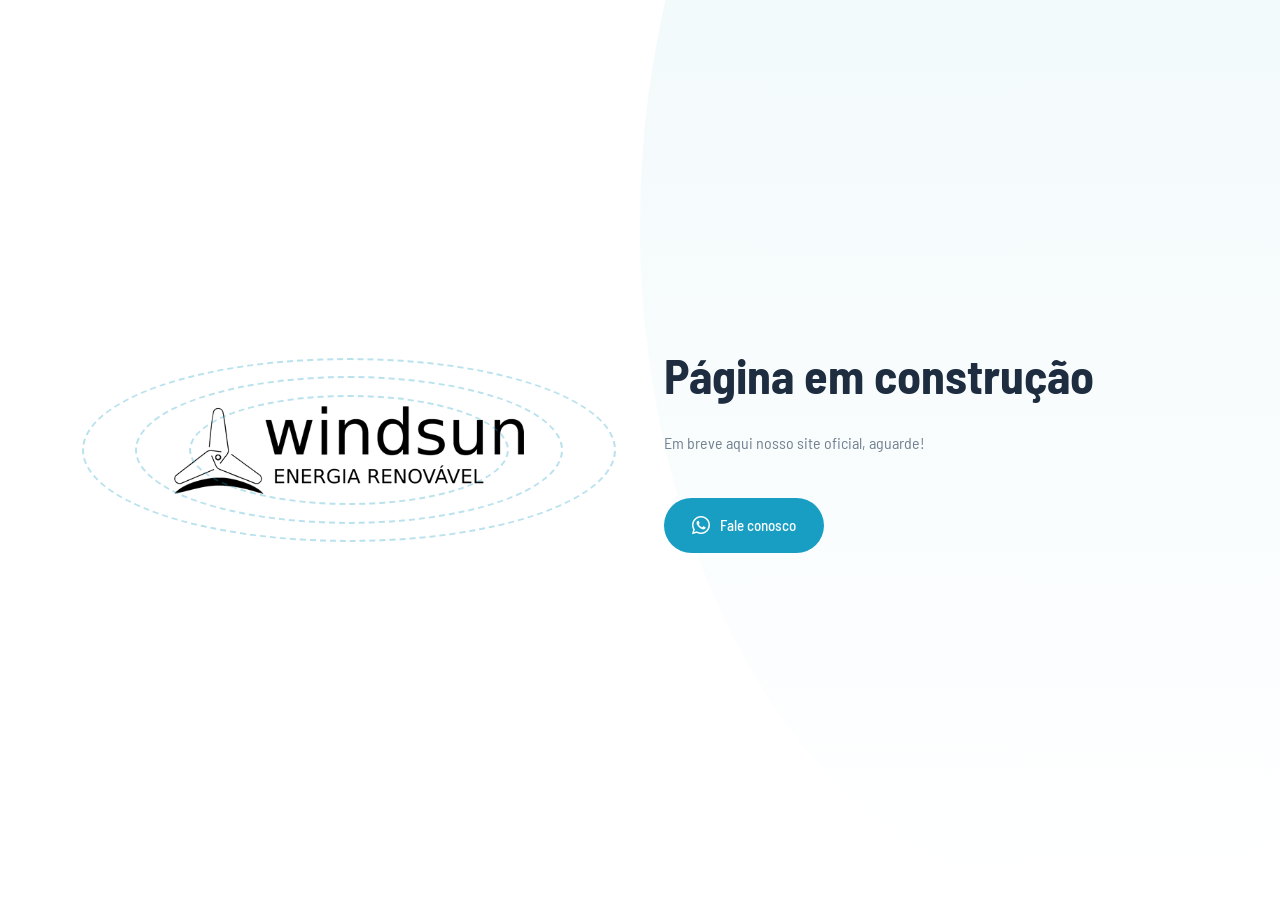
<file: index.html>
<!DOCTYPE html>
<html lang="pt-BR">

<head>
  <meta charset="utf-8">
  <meta content="width=device-width, initial-scale=1.0" name="viewport">
  <title>Windsun | Energia Renovável</title>
  <meta name="description" content="">
  <meta name="keywords" content="">

  <!-- Favicons -->
  <link href="assets/img/favicon.png" rel="icon">
  <link href="assets/img/apple-touch-icon.png" rel="apple-touch-icon">

  <!-- Fonts -->
  <link href="https://fonts.googleapis.com" rel="preconnect">
  <link href="https://fonts.gstatic.com" rel="preconnect" crossorigin>
  <link
    href="https://fonts.googleapis.com/css2?family=Inter:ital,opsz,wght@0,14..32,100..900;1,14..32,100..900&display=swap"
    rel="stylesheet">
  <link
    href="https://fonts.googleapis.com/css2?family=Barlow+Semi+Condensed:ital,wght@0,100;0,200;0,300;0,400;0,500;0,600;0,700;0,800;0,900;1,100;1,200;1,300;1,400;1,500;1,600;1,700;1,800;1,900&display=swap"
    rel="stylesheet">

  <!-- Vendor CSS Files -->
  <link href="assets/vendor/bootstrap/css/bootstrap.min.css" rel="stylesheet">
  <link href="assets/vendor/bootstrap-icons/bootstrap-icons.css" rel="stylesheet">
  <link href="assets/vendor/aos/aos.css" rel="stylesheet">
  <link href="assets/vendor/glightbox/css/glightbox.min.css" rel="stylesheet">
  <link href="assets/vendor/swiper/swiper-bundle.min.css" rel="stylesheet">

  <!-- Main CSS File -->
  <link href="assets/css/main.css" rel="stylesheet">

  <!-- Font Awesome Icons (CDN) -->
  <link rel="stylesheet" href="https://cdnjs.cloudflare.com/ajax/libs/font-awesome/6.5.0/css/all.min.css">

  <!-- =======================================================
  * Template Name: 
  * Template URL: 
  * Updated: Jan 13 2026 with Bootstrap v5.3.8
  * Author: Tiago Oliveira
  * License: 
  ======================================================== -->
</head>

<body class="page-404">


  <main class="main">

    <!-- Error 404 Section -->
    <section id="error-404" class="error-404 section">

      <div class="container" data-aos="fade-up" data-aos-delay="100">

        <div class="row align-items-center g-5">
          <div class="col-lg-6" data-aos="fade-right" data-aos-delay="200">
            <div class="error-visual">
              <div class="error-code">
                <!-- <span class="digit">4</span> 
                <span class="digit middle"> 
                  <i class="bi bi-emoji-frown"></i> 
                </span> -->
                <img src="assets/img/logo-dark.png" class="img-fluid" style="max-width: 350px;" />
                <!-- <span class="digit">4</span> -->
              </div>
              <div class="error-decoration">
                <div class="circle circle-1"></div>
                <div class="circle circle-2"></div>
                <div class="circle circle-3"></div>
              </div>
            </div>
          </div>

          <div class="col-lg-6" data-aos="fade-left" data-aos-delay="300">
            <div class="error-content">
              <h1 class="error-heading">Página em construção</h1>
              <p class="error-text">
                Em breve aqui nosso site oficial, aguarde!
              </p>

              <div class="action-buttons">
                <a href="https://wa.me/5551995330130" class="btn-home">
                  <i class="bi bi-whatsapp"></i>
                  Fale conosco
                </a>
                <!-- <a href="#" class="btn-report">
                  <i class="bi bi-flag"></i>
                  Report Issue
                </a> -->
              </div>
            </div>
          </div>
        </div>


      </div>

    </section><!-- /Error 404 Section -->

  </main>



  <!-- Scroll Top -->
  <a href="#" id="scroll-top" class="scroll-top d-flex align-items-center justify-content-center"><i class="bi bi-arrow-up-short"></i></a>

  <!-- Preloader -->
  <div id="preloader"></div>

  <!-- Vendor JS Files -->
  <script src="assets/vendor/bootstrap/js/bootstrap.bundle.min.js"></script>
  <script src="assets/vendor/php-email-form/validate.js"></script>
  <script src="assets/vendor/aos/aos.js"></script>
  <script src="assets/vendor/glightbox/js/glightbox.min.js"></script>
  <script src="assets/vendor/imagesloaded/imagesloaded.pkgd.min.js"></script>
  <script src="assets/vendor/isotope-layout/isotope.pkgd.min.js"></script>
  <script src="assets/vendor/purecounter/purecounter_vanilla.js"></script>
  <script src="assets/vendor/swiper/swiper-bundle.min.js"></script>

  <!-- Main JS File -->
  <script src="assets/js/main.js"></script>

</body>

</html>
</file>
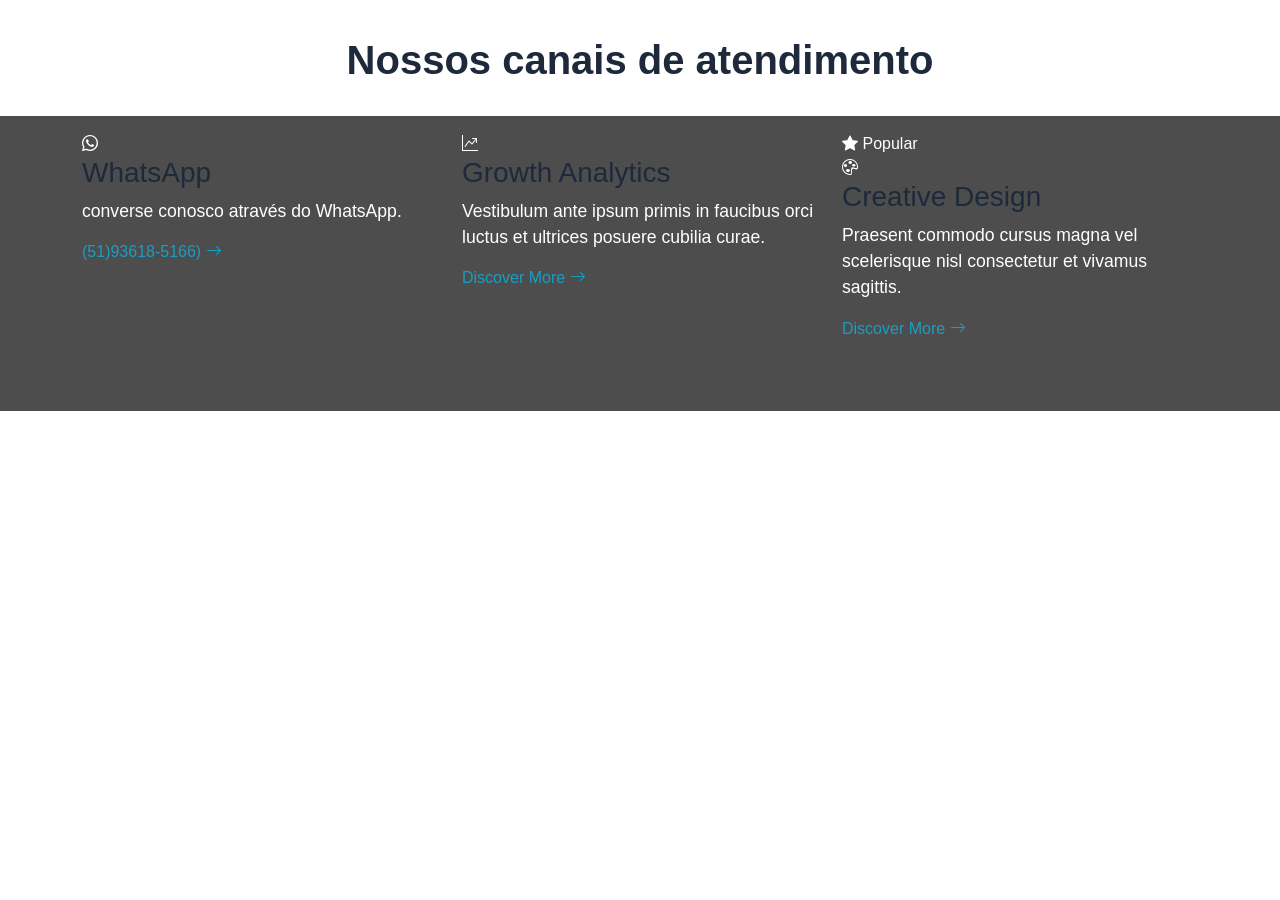
<file: atendimento.html>
<!DOCTYPE html>
<html lang="pt-BR">

<head>
  <meta charset="utf-8">
  <meta content="width=device-width, initial-scale=1.0" name="viewport">
  <title>Clínica Template</title>
  <meta name="description" content="">
  <meta name="keywords" content="">

  <!-- Favicons -->
  <link href="assets/img/favicon.png" rel="icon">
  <link href="assets/img/apple-touch-icon.png" rel="apple-touch-icon">

    <!-- Fonts -->
  <link href="https://fonts.googleapis.com" rel="preconnect">
  <link href="https://fonts.gstatic.com" rel="preconnect" crossorigin>
  <!-- <link
    href="https://fonts.googleapis.com/css2?family=Roboto:ital,wght@0,100;0,300;0,400;0,500;0,700;0,900;1,100;1,300;1,400;1,500;1,700;1,900&family=Lato:ital,wght@0,100;0,300;0,400;0,700;0,900;1,100;1,300;1,400;1,700;1,900&family=Raleway:ital,wght@0,100;0,200;0,300;0,400;0,500;0,600;0,700;0,800;0,900;1,100;1,200;1,300;1,400;1,500;1,600;1,700;1,800;1,900&display=swap"
    rel="stylesheet"> -->
  <link
    href="https://fonts.googleapis.com/css2?family=Roboto:ital,wght@0,100;0,300;0,400;0,500;0,700;0,900;1,100;1,300;1,400;1,500;1,700;1,900&family=Montserrat:ital,wght@0,100;0,200;0,300;0,400;0,500;0,600;0,700;0,800;0,900;1,100;1,200;1,300;1,400;1,500;1,600;1,700;1,800;1,900&family=Poppins:ital,wght@0,100;0,200;0,300;0,400;0,500;0,600;0,700;0,800;0,900;1,100;1,200;1,300;1,400;1,500;1,600;1,700;1,800;1,900&display=swap"
    rel="stylesheet">
  <link
    href="https://fonts.googleapis.com/css2?family=Open+Sans:ital,wght@0,300;0,400;0,500;0,600;0,700;0,800;1,300;1,400;1,500;1,600;1,700;1,800&family=Marcellus:wght@400&display=swap"
    rel="stylesheet">

  <!-- Vendor CSS Files -->
  <link href="assets/vendor/bootstrap/css/bootstrap.min.css" rel="stylesheet">
  <link href="assets/vendor/bootstrap-icons/bootstrap-icons.css" rel="stylesheet">
  <link href="assets/vendor/aos/aos.css" rel="stylesheet">
  <link href="assets/vendor/glightbox/css/glightbox.min.css" rel="stylesheet">
  <link href="assets/vendor/swiper/swiper-bundle.min.css" rel="stylesheet">

  <!-- Main CSS File -->
  <link href="assets/css/main.css" rel="stylesheet">

  <!-- =======================================================
  * Template Name: Orbit
  * Template URL: https://bootstrapmade.com/orbit-bootstrap-template/
  * Updated: Jan 13 2026 with Bootstrap v5.3.8
  * Author: BootstrapMade.com
  * License: https://bootstrapmade.com/license/
  ======================================================== -->
</head>

<body class="starter-page-page">

  <main class="main">

    <!-- Page Title -->
    <div class="page-title pb-0">
      <div class="title-wrapper">
        <h1>Nossos canais de atendimento</h1>
        <!-- <p>Abaixo nossos principais canais de atendimento.</p> -->
      </div>
    </div><!-- End Page Title -->

    <!-- Services Section -->
    <section id="services" class="services section pt-3">

      <div class="container" data-aos="fade-up" data-aos-delay="100">

        <div class="row g-4">

          <!-- Service Card 1 -->
          <div class="col-lg-4 col-md-6" data-aos="fade-up" data-aos-delay="100">
            <div class="service-card">
              <div class="icon-wrapper">
                <i class="bi bi-whatsapp"></i>
              </div>
              <h3>WhatsApp</h3>
              <p>converse conosco através do WhatsApp.</p>
              <a href="#" class="service-link">
                <span>(51)93618-5166)</span>
                <i class="bi bi-arrow-right"></i>
              </a>
            </div>
          </div><!-- End Service Card -->

          <!-- Service Card 2 -->
          <div class="col-lg-4 col-md-6" data-aos="fade-up" data-aos-delay="200">
            <div class="service-card">
              <div class="icon-wrapper">
                <i class="bi bi-graph-up-arrow"></i>
              </div>
              <h3>Growth Analytics</h3>
              <p>Vestibulum ante ipsum primis in faucibus orci luctus et ultrices posuere cubilia curae.</p>
              <a href="service-details.html" class="service-link">
                <span>Discover More</span>
                <i class="bi bi-arrow-right"></i>
              </a>
            </div>
          </div><!-- End Service Card -->

          <!-- Service Card 3 - Featured -->
          <div class="col-lg-4 col-md-6" data-aos="fade-up" data-aos-delay="300">
            <div class="service-card">
              <div class="featured-badge">
                <i class="bi bi-star-fill"></i>
                <span>Popular</span>
              </div>
              <div class="icon-wrapper">
                <i class="bi bi-palette"></i>
              </div>
              <h3>Creative Design</h3>
              <p>Praesent commodo cursus magna vel scelerisque nisl consectetur et vivamus sagittis.</p>
              <a href="service-details.html" class="service-link">
                <span>Discover More</span>
                <i class="bi bi-arrow-right"></i>
              </a>
            </div>
          </div><!-- End Service Card -->

        </div>

      </div>

    </section><!-- /Services Section -->

  </main>


  <!-- Scroll Top -->
  <a href="#" id="scroll-top" class="scroll-top d-flex align-items-center justify-content-center"><i class="bi bi-arrow-up-short"></i></a>

  <!-- Preloader -->
  <div id="preloader"></div>

  <!-- Vendor JS Files -->
  <script src="assets/vendor/bootstrap/js/bootstrap.bundle.min.js"></script>
  <script src="assets/vendor/php-email-form/validate.js"></script>
  <script src="assets/vendor/aos/aos.js"></script>
  <script src="assets/vendor/glightbox/js/glightbox.min.js"></script>
  <script src="assets/vendor/imagesloaded/imagesloaded.pkgd.min.js"></script>
  <script src="assets/vendor/isotope-layout/isotope.pkgd.min.js"></script>
  <script src="assets/vendor/purecounter/purecounter_vanilla.js"></script>
  <script src="assets/vendor/swiper/swiper-bundle.min.js"></script>

  <!-- Main JS File -->
  <script src="assets/js/main.js"></script>

</body>

</html>
</file>
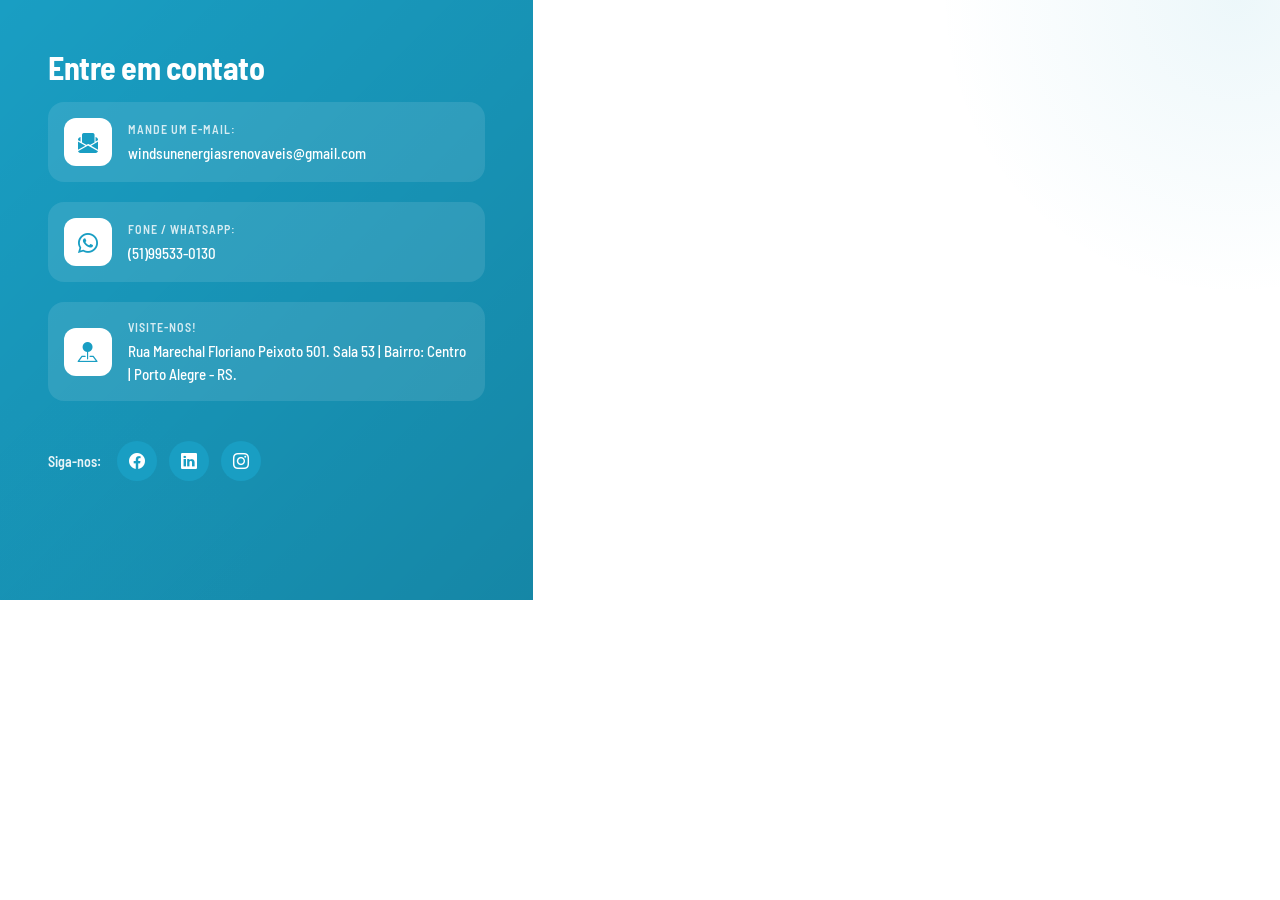
<file: contato.html>
<!DOCTYPE html>
<html lang="pt-BR">

<head>
  <meta charset="utf-8">
  <meta content="width=device-width, initial-scale=1.0" name="viewport">
  <title>Windsun - Contatos</title>
  <meta name="description" content="">
  <meta name="keywords" content="">

  <!-- Favicons -->
  <link href="assets/img/favicon.png" rel="icon">
  <link href="assets/img/apple-touch-icon.png" rel="apple-touch-icon">

  <!-- Fonts -->
  <link href="https://fonts.googleapis.com" rel="preconnect">
  <link href="https://fonts.gstatic.com" rel="preconnect" crossorigin>
  <link
    href="https://fonts.googleapis.com/css2?family=Inter:ital,opsz,wght@0,14..32,100..900;1,14..32,100..900&display=swap"
    rel="stylesheet">
  <link
    href="https://fonts.googleapis.com/css2?family=Barlow+Semi+Condensed:ital,wght@0,100;0,200;0,300;0,400;0,500;0,600;0,700;0,800;0,900;1,100;1,200;1,300;1,400;1,500;1,600;1,700;1,800;1,900&display=swap"
    rel="stylesheet">

  <!-- Vendor CSS Files -->
  <link href="assets/vendor/bootstrap/css/bootstrap.min.css" rel="stylesheet">
  <link href="assets/vendor/bootstrap-icons/bootstrap-icons.css" rel="stylesheet">
  <link href="assets/vendor/aos/aos.css" rel="stylesheet">
  
  <!-- Main CSS File -->
  <link href="assets/css/main.css" rel="stylesheet">


</head>

<body class="starter-page-page">

  <main class="main">

    <!-- Contact Section -->
    <section id="contact" class="contact" style="padding:0px 0;">

      <div data-aos="fade-up" data-aos-delay="100">

        <div class="row g-0">

          <div class="col-lg-5" data-aos="fade-right" data-aos-delay="200">
            <div class="info-panel">
              <div class="panel-header">
                <h3>Entre em contato</h3>
                <!-- <p>Nemo enim ipsam voluptatem quia voluptas sit aspernatur aut odit aut fugit, sed quia consequuntur magni dolores.</p> -->
              </div>

              <div class="contact-methods">
                <div class="method-item">
                  <div class="method-icon">
                    <i class="bi bi-envelope-paper-fill"></i>
                  </div>
                  <div class="method-details">
                    <span class="method-label">Mande um e-mail:</span>
                    <a href="mailto: windsunenergiasrenovaveis@gmail.com"> windsunenergiasrenovaveis@gmail.com</a>
                  </div>
                </div>

                <div class="method-item">
                  <div class="method-icon">
                    <i class="bi bi-whatsapp"></i>
                  </div>
                  <div class="method-details">
                    <span class="method-label">Fone / WhatsApp:</span>
                    <a href="https://wa.me/5551995330130" target="_blank">(51)99533-0130</a>
                  </div>
                </div>

                <div class="method-item">
                  <div class="method-icon">
                    <i class="bi bi-pin-map-fill"></i>
                  </div>
                  <div class="method-details">
                    <span class="method-label">Visite-nos!</span>
                    <span>Rua Marechal Floriano Peixoto 501. Sala 53 | Bairro: Centro | Porto Alegre - RS.</span>
                  </div>
                </div>
              </div>

              <div class="social-connect">
                <span>Siga-nos:</span>
                <div class="social-icons">
                  <a href="#" aria-label="Facebook"><i class="bi bi-facebook"></i></a>
                  <a href="#" aria-label="LinkedIn"><i class="bi bi-linkedin"></i></a>
                  <a href="#" aria-label="Instagram"><i class="bi bi-instagram"></i></a>
                </div>
              </div>
            </div>
          </div><!-- End Info Panel -->


          <div class="col-lg-7" data-aos="fade" data-aos-delay="200" >

            <div style="position: relative; width: 100%; height: 100%; padding: 0px; min-height: 600px;">
             <iframe src="https://www.google.com/maps/embed?pb=!1m18!1m12!1m3!1d3454.1220151718703!2d-51.22981742379877!3d-30.033357174929236!2m3!1f0!2f0!3f0!3m2!1i1024!2i768!4f13.1!3m3!1m2!1s0x9519790432904ceb%3A0xf3b193dac6c08c54!2sR.%20Mal.%20Floriano%20Peixoto%2C%20501%20-%2053%20-%20Centro%20Hist%C3%B3rico%2C%20Porto%20Alegre%20-%20RS%2C%2090020-061!5e0!3m2!1spt-BR!2sbr!4v1780942862041!5m2!1spt-BR!2sbr"
             width="100%" height="100%" style="border:0;" allowfullscreen="" loading="lazy" referrerpolicy="no-referrer-when-downgrade"></iframe>
            </div>

          </div><!-- End Form Card -->

        </div>

      </div>

    </section><!-- /Contact Section -->


    <!-- Services Section -->
    <section id="contatos" class="contatos section pt-5 hide">

      <div class="container" data-aos="fade-up" data-aos-delay="100">

        <div class="row g-4">

          <!-- Service Card 1 -->
          <div class="col-lg-4 col-md-6" data-aos="fade-up" data-aos-delay="100">
            <div class="service-card">
              <div class="icon-wrapper">
                <i class="bi bi-whatsapp"></i>
              </div>
              <h3>WhatsApp</h3>
              <p>converse conosco através do WhatsApp.</p>
              <a href="#" class="service-link">
                <span>(51)93618-5166)</span>
                <i class="bi bi-arrow-right"></i>
              </a>
            </div>
          </div><!-- End Service Card -->

          <!-- Service Card 2 -->
          <div class="col-lg-4 col-md-6" data-aos="fade-up" data-aos-delay="200">
            <div class="service-card">
              <div class="icon-wrapper">
                <i class="bi bi-graph-up-arrow"></i>
              </div>
              <h3>Growth Analytics</h3>
              <p>Vestibulum ante ipsum primis in faucibus orci luctus et ultrices posuere cubilia curae.</p>
              <a href="service-details.html" class="service-link">
                <span>Discover More</span>
                <i class="bi bi-arrow-right"></i>
              </a>
            </div>
          </div><!-- End Service Card -->

          <!-- Service Card 3 - Featured -->
          <div class="col-lg-4 col-md-6" data-aos="fade-up" data-aos-delay="300">
            <div class="service-card">
              <div class="featured-badge">
                <i class="bi bi-star-fill"></i>
                <span>Popular</span>
              </div>
              <div class="icon-wrapper">
                <i class="bi bi-palette"></i>
              </div>
              <h3>Creative Design</h3>
              <p>Praesent commodo cursus magna vel scelerisque nisl consectetur et vivamus sagittis.</p>
              <a href="service-details.html" class="service-link">
                <span>Discover More</span>
                <i class="bi bi-arrow-right"></i>
              </a>
            </div>
          </div><!-- End Service Card -->

        </div>

      </div>

    </section><!-- /Services Section -->

  </main>


  <!-- Scroll Top -->
  <a href="#" id="scroll-top" class="scroll-top d-flex align-items-center justify-content-center"><i class="bi bi-arrow-up-short"></i></a>

  <!-- Preloader -->
  <div id="preloader"></div>

  <!-- Vendor JS Files -->
  <script src="assets/vendor/bootstrap/js/bootstrap.bundle.min.js"></script>
  <script src="assets/vendor/aos/aos.js"></script>
    
  <!-- Main JS File -->
  <script src="assets/js/main.js"></script>

</body>

</html>
</file>
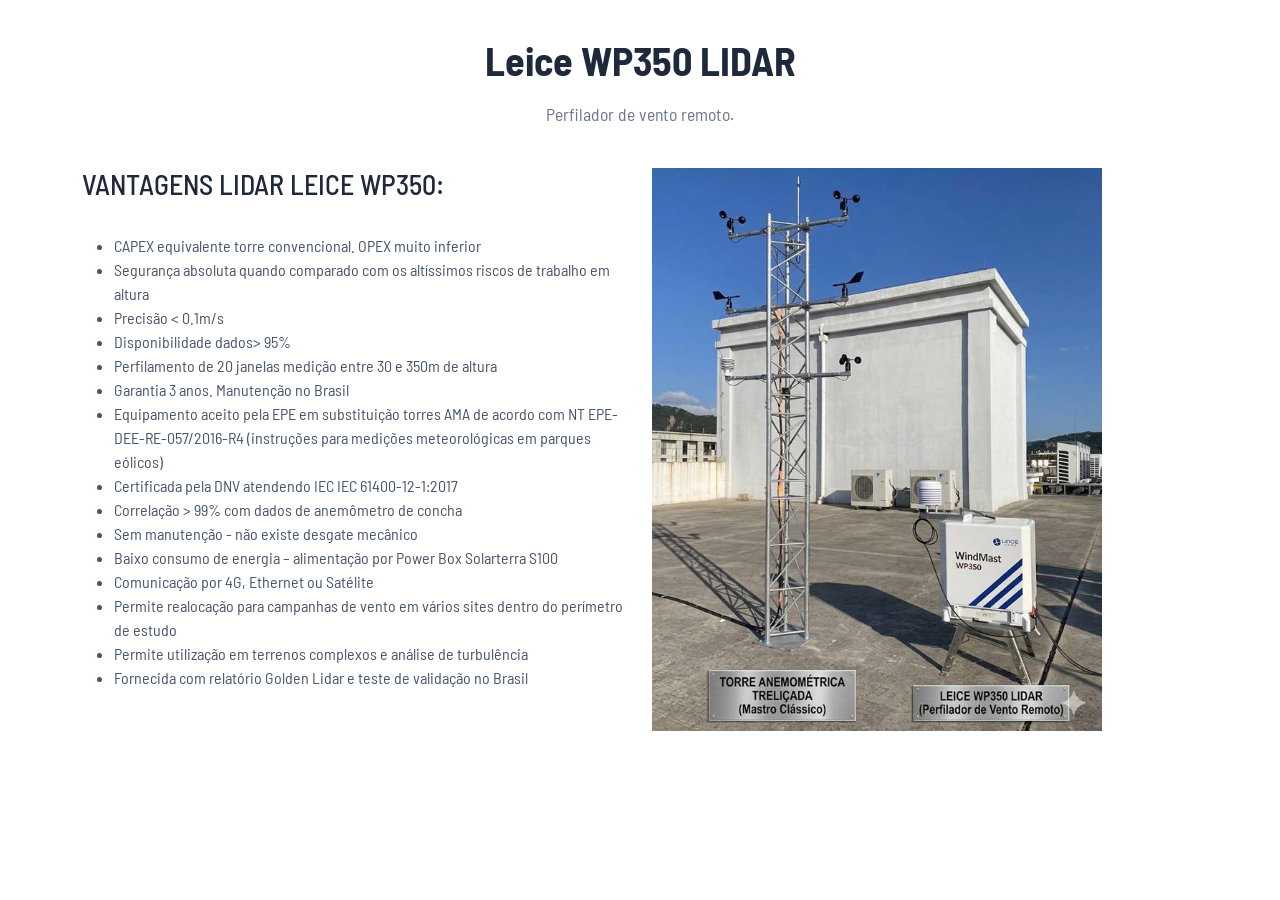
<file: equip-wp350.html>
<!DOCTYPE html>
<html lang="pt-BR">

<head>
  <meta charset="utf-8">
  <meta content="width=device-width, initial-scale=1.0" name="viewport">
  <title>Leice WP350 LIDAR</title>
  <meta name="description" content="Perfilador de vento remoto">
  <meta name="keywords" content="Perfilador de vento remoto">

  <!-- Favicons -->
  <link href="assets/img/favicon.png" rel="icon">
  <link href="assets/img/apple-touch-icon.png" rel="apple-touch-icon">

  <!-- Fonts -->
  <link href="https://fonts.googleapis.com" rel="preconnect">
  <link href="https://fonts.gstatic.com" rel="preconnect" crossorigin>
  <link
    href="https://fonts.googleapis.com/css2?family=Inter:ital,opsz,wght@0,14..32,100..900;1,14..32,100..900&display=swap"
    rel="stylesheet">
  <link
    href="https://fonts.googleapis.com/css2?family=Barlow+Semi+Condensed:ital,wght@0,100;0,200;0,300;0,400;0,500;0,600;0,700;0,800;0,900;1,100;1,200;1,300;1,400;1,500;1,600;1,700;1,800;1,900&display=swap"
    rel="stylesheet">

  <link
    href="https://fonts.googleapis.com/css2?family=Roboto:ital,wght@0,100;0,300;0,400;0,500;0,700;0,900;1,100;1,300;1,400;1,500;1,700;1,900&family=Montserrat:ital,wght@0,100;0,200;0,300;0,400;0,500;0,600;0,700;0,800;0,900;1,100;1,200;1,300;1,400;1,500;1,600;1,700;1,800;1,900&family=Poppins:ital,wght@0,100;0,200;0,300;0,400;0,500;0,600;0,700;0,800;0,900;1,100;1,200;1,300;1,400;1,500;1,600;1,700;1,800;1,900&display=swap"
    rel="stylesheet">
  <link
    href="https://fonts.googleapis.com/css2?family=Open+Sans:ital,wght@0,300;0,400;0,500;0,600;0,700;0,800;1,300;1,400;1,500;1,600;1,700;1,800&family=Marcellus:wght@400&display=swap"
    rel="stylesheet">

  <!-- Vendor CSS Files -->
  <link href="assets/vendor/bootstrap/css/bootstrap.min.css" rel="stylesheet">
  <link href="assets/vendor/bootstrap-icons/bootstrap-icons.css" rel="stylesheet">
  <link href="assets/vendor/aos/aos.css" rel="stylesheet">
  <link href="assets/vendor/glightbox/css/glightbox.min.css" rel="stylesheet">
  <link href="assets/vendor/swiper/swiper-bundle.min.css" rel="stylesheet">

  <!-- Main CSS File -->
  <link href="assets/css/main.css" rel="stylesheet">

  <!-- =======================================================
  * Template Name: Orbit
  * Template URL: https://bootstrapmade.com/orbit-bootstrap-template/
  * Updated: Jan 13 2026 with Bootstrap v5.3.8
  * Author: BootstrapMade.com
  * License: https://bootstrapmade.com/license/
  ======================================================== -->
</head>

<body class="starter-page-page">

  <main class="main">

    <!-- Page Title -->
    <div class="page-title pb-4">
      <div class="title-wrapper">
        <h1>Leice WP350 LIDAR</h1>
        <p>Perfilador de vento remoto.</p>
      </div>
    </div><!-- End Page Title -->

    <div class="container">
      <div class="row">
        <div class="col-6">
        <h3 class="pb-4">VANTAGENS LIDAR LEICE WP350:</h3>
          <ul>
            <li>CAPEX equivalente torre convencional. OPEX muito inferior </li>
            <li>Segurança absoluta quando comparado com os altíssimos riscos de trabalho em altura </li>
            <li>Precisão < 0.1m/s <li> Disponibilidade dados> 95% </li>
            <li>Perfilamento de 20 janelas medição entre 30 e 350m de altura </li>
            <li>Garantia 3 anos. Manutenção no Brasil </li>
            <li>Equipamento aceito pela EPE em substituição torres AMA de acordo com NT EPE-DEE-RE-057/2016-R4 (instruções para medições meteorológicas em parques eólicos) </li>
            <li>Certificada pela DNV atendendo IEC IEC 61400-12-1:2017 </li>
            <li>Correlação > 99% com dados de anemômetro de concha </li>
            <li>Sem manutenção - não existe desgate mecânico </li>
            <li>Baixo consumo de energia – alimentação por Power Box Solarterra S100 </li>
            <li>Comunicação por 4G, Ethernet ou Satélite </li>
            <li>Permite realocação para campanhas de vento em vários sites dentro do perímetro de estudo </li>
            <li>Permite utilização em terrenos complexos e análise de turbulência </li>
            <li>Fornecida com relatório Golden Lidar e teste de validação no Brasil </li>
          </ul>
        </div>

        <div class="col-6">
          <img src="assets/img/equip-perfilador2.jpg" class="img-fluid" style="max-width: 450px;">
        </div>

      </div>
    </div>

  </main>



  <!-- Preloader -->
  <div id="preloader"></div>

  <!-- Vendor JS Files -->
  <script src="assets/vendor/bootstrap/js/bootstrap.bundle.min.js"></script>
  <script src="assets/vendor/aos/aos.js"></script>
  <script src="assets/vendor/imagesloaded/imagesloaded.pkgd.min.js"></script>
  <script src="assets/vendor/swiper/swiper-bundle.min.js"></script>

  <!-- Main JS File -->
  <script src="assets/js/main.js"></script>

</body>

</html>
</file>
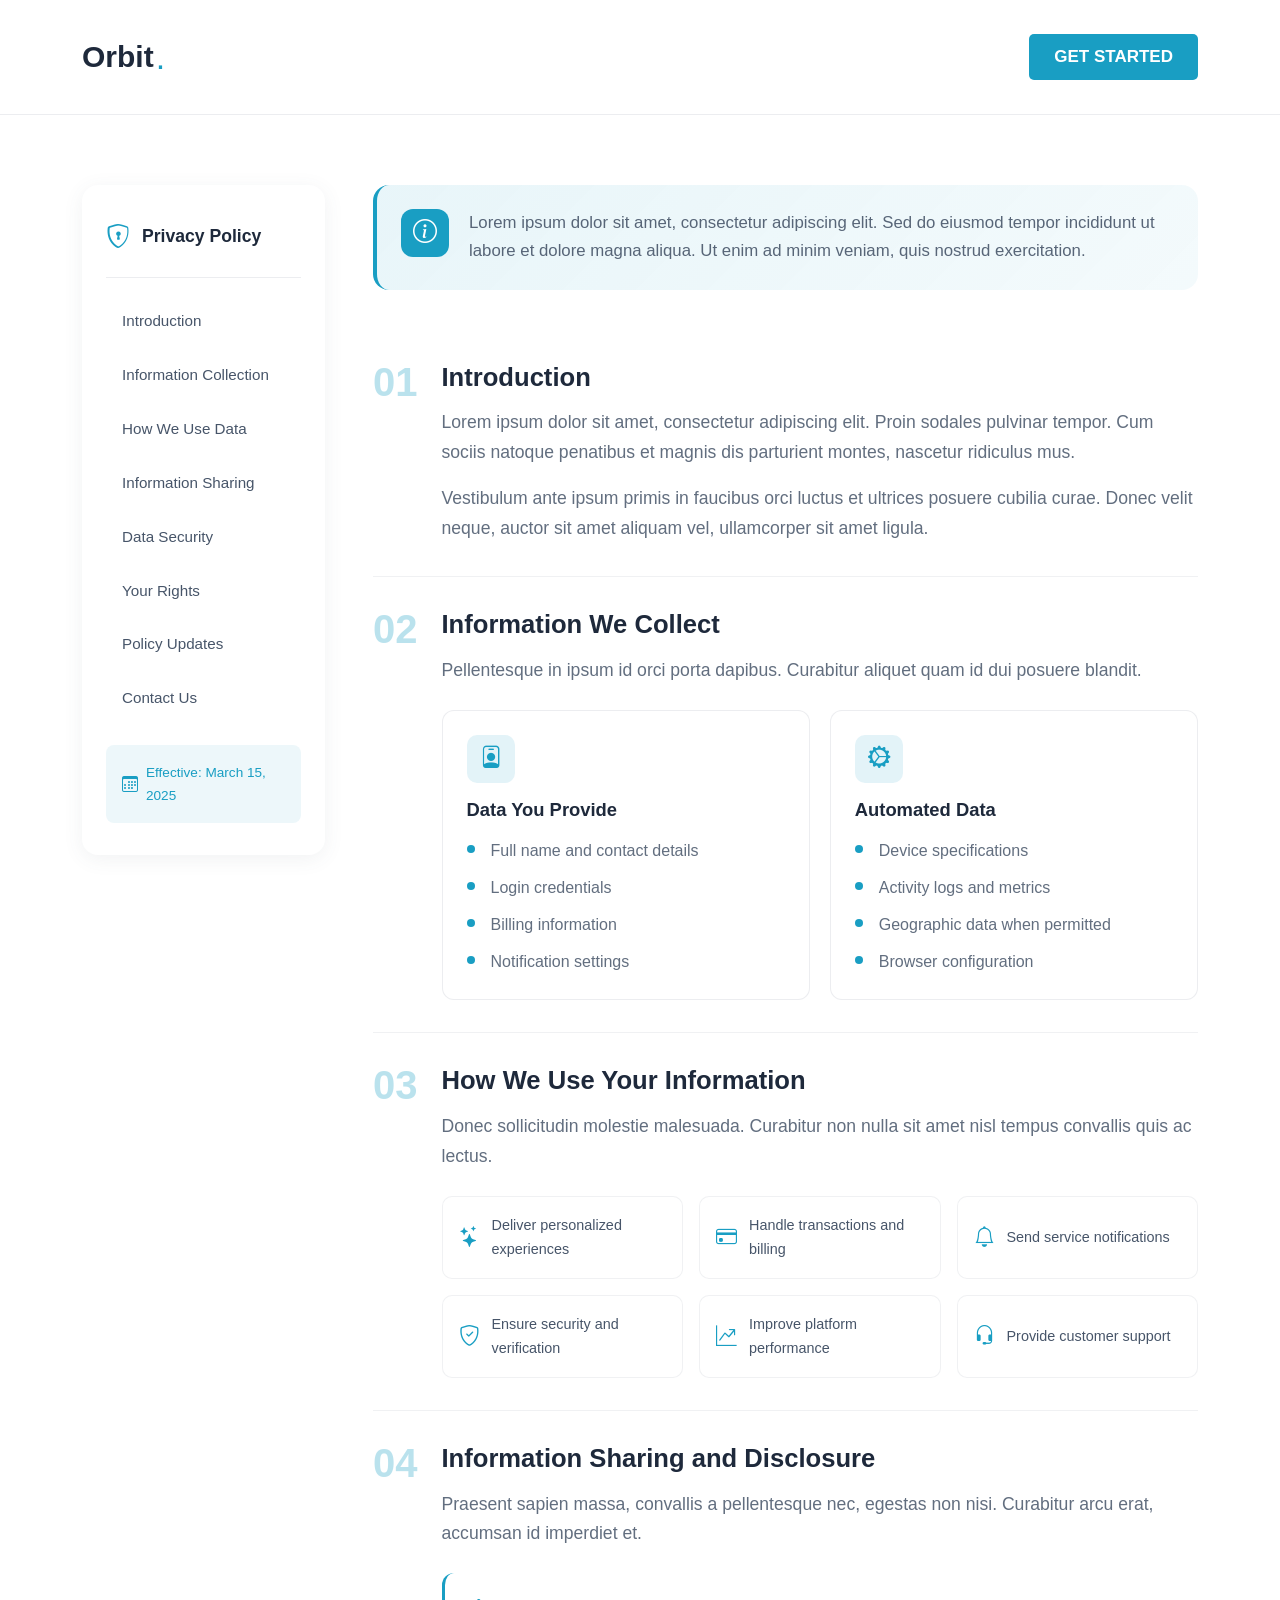
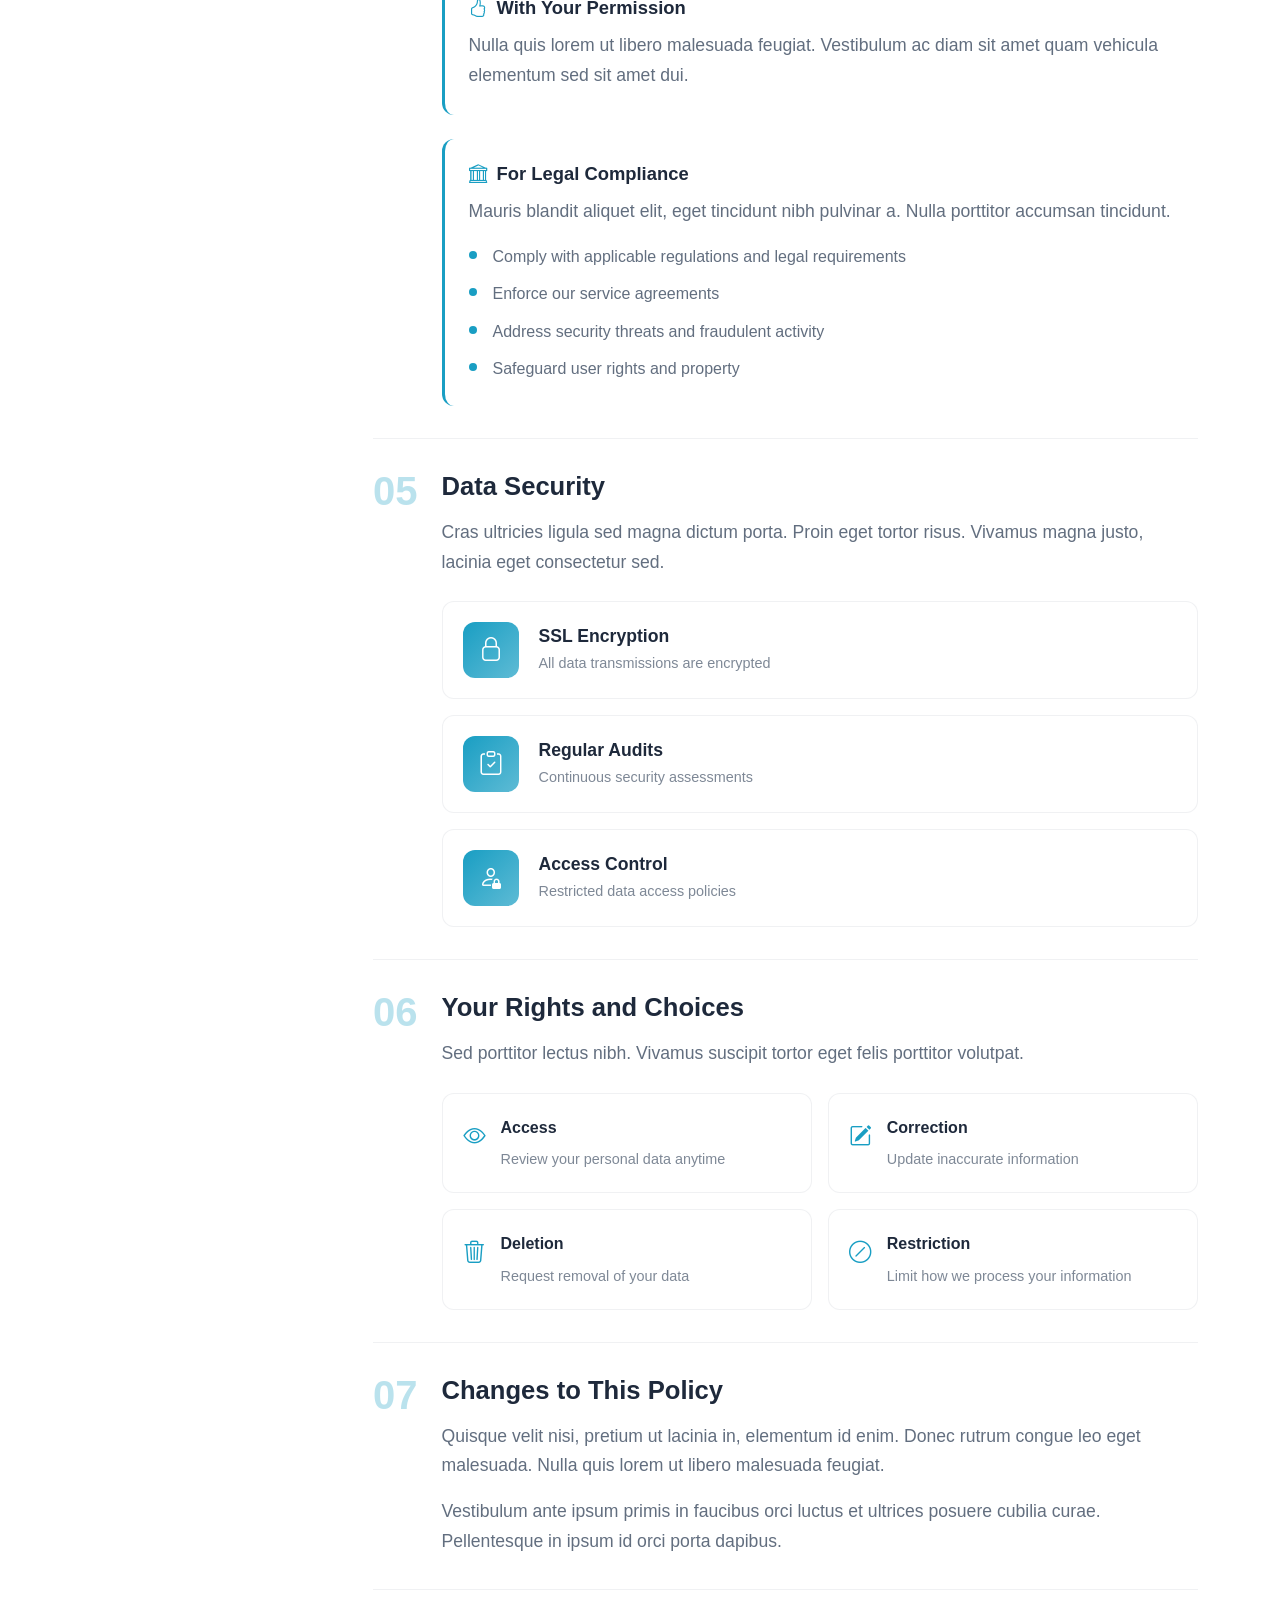
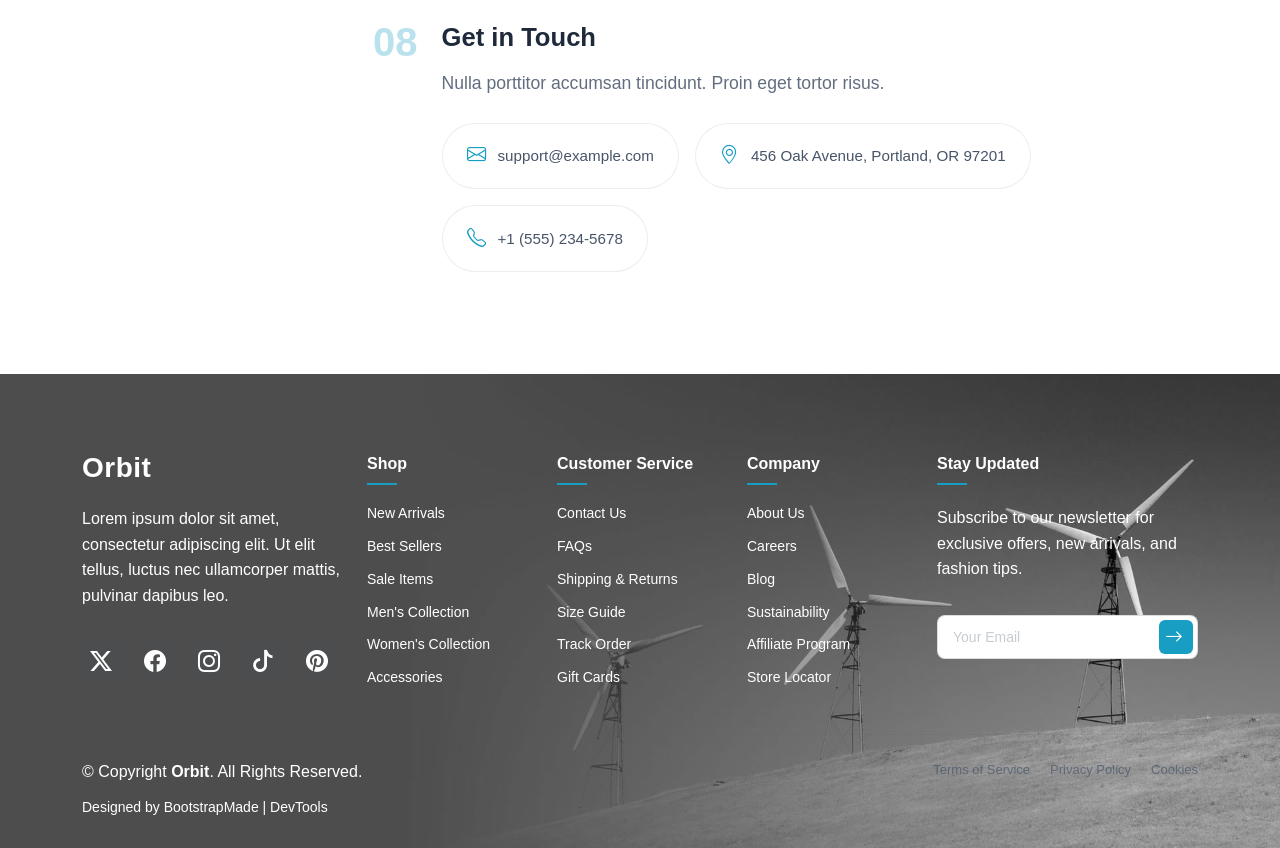
<file: privacy.html>
<!DOCTYPE html>
<html lang="en">

<head>
  <meta charset="utf-8">
  <meta content="width=device-width, initial-scale=1.0" name="viewport">
  <title>Privacy - Orbit Bootstrap Template</title>
  <meta name="description" content="">
  <meta name="keywords" content="">

  <!-- Favicons -->
  <link href="assets/img/favicon.png" rel="icon">
  <link href="assets/img/apple-touch-icon.png" rel="apple-touch-icon">

  <!-- Fonts -->
  <link href="https://fonts.googleapis.com" rel="preconnect">
  <link href="https://fonts.gstatic.com" rel="preconnect" crossorigin>
  <link href="https://fonts.googleapis.com/css2?family=Roboto:ital,wght@0,100;0,300;0,400;0,500;0,700;0,900;1,100;1,300;1,400;1,500;1,700;1,900&family=Lato:ital,wght@0,100;0,300;0,400;0,700;0,900;1,100;1,300;1,400;1,700;1,900&family=Raleway:ital,wght@0,100;0,200;0,300;0,400;0,500;0,600;0,700;0,800;0,900;1,100;1,200;1,300;1,400;1,500;1,600;1,700;1,800;1,900&display=swap" rel="stylesheet">

  <!-- Vendor CSS Files -->
  <link href="assets/vendor/bootstrap/css/bootstrap.min.css" rel="stylesheet">
  <link href="assets/vendor/bootstrap-icons/bootstrap-icons.css" rel="stylesheet">
  <link href="assets/vendor/aos/aos.css" rel="stylesheet">
  <link href="assets/vendor/glightbox/css/glightbox.min.css" rel="stylesheet">
  <link href="assets/vendor/swiper/swiper-bundle.min.css" rel="stylesheet">

  <!-- Main CSS File -->
  <link href="assets/css/main.css" rel="stylesheet">

  <!-- =======================================================
  * Template Name: Orbit
  * Template URL: https://bootstrapmade.com/orbit-bootstrap-template/
  * Updated: Jan 13 2026 with Bootstrap v5.3.8
  * Author: BootstrapMade.com
  * License: https://bootstrapmade.com/license/
  ======================================================== -->
</head>

<body class="privacy-page">

  <header id="header" class="header d-flex align-items-center sticky-top">
    <div class="container position-relative d-flex align-items-center justify-content-between">

      <a href="index.html" class="logo d-flex align-items-center me-auto me-xl-0">
        <!-- Uncomment the line below if you also wish to use an image logo -->
        <!-- <img src="assets/img/logo.webp" alt=""> -->
        <h1 class="sitename">Orbit</h1><span>.</span>
      </a>

      <nav id="navmenu" class="navmenu">
        <ul>
          <li><a href="#hero">Home</a></li>
          <li><a href="#about">About</a></li>
          <li><a href="#services">Services</a></li>
          <li><a href="#portfolio">Portfolio</a></li>
          <li><a href="#team">Team</a></li>
          <li class="dropdown"><a href="#"><span>Dropdown</span> <i class="bi bi-chevron-down toggle-dropdown"></i></a>
            <ul>
              <li><a href="#">Dropdown 1</a></li>
              <li class="dropdown"><a href="#"><span>Deep Dropdown</span> <i class="bi bi-chevron-down toggle-dropdown"></i></a>
                <ul>
                  <li><a href="#">Deep Dropdown 1</a></li>
                  <li><a href="#">Deep Dropdown 2</a></li>
                  <li><a href="#">Deep Dropdown 3</a></li>
                  <li><a href="#">Deep Dropdown 4</a></li>
                  <li><a href="#">Deep Dropdown 5</a></li>
                </ul>
              </li>
              <li><a href="#">Dropdown 2</a></li>
              <li><a href="#">Dropdown 3</a></li>
              <li><a href="#">Dropdown 4</a></li>
            </ul>
          </li>
          <li><a href="#contact">Contact</a></li>
        </ul>
        <i class="mobile-nav-toggle d-xl-none bi bi-list"></i>
      </nav>

      <a class="btn-getstarted" href="index.html#about">Get Started</a>

    </div>
  </header>

  <main class="main">

    <!-- Privacy Section -->
    <section id="privacy" class="privacy section">

      <div class="container" data-aos="fade-up">

        <div class="row g-5">

          <!-- Sidebar Navigation -->
          <div class="col-lg-3" data-aos="fade-right" data-aos-delay="100">
            <div class="sidebar-nav">
              <div class="nav-header">
                <i class="bi bi-shield-lock"></i>
                <span>Privacy Policy</span>
              </div>
              <ul class="nav-links">
                <li><a href="#intro">Introduction</a></li>
                <li><a href="#collection">Information Collection</a></li>
                <li><a href="#usage">How We Use Data</a></li>
                <li><a href="#sharing">Information Sharing</a></li>
                <li><a href="#security">Data Security</a></li>
                <li><a href="#rights">Your Rights</a></li>
                <li><a href="#updates">Policy Updates</a></li>
                <li><a href="#contact">Contact Us</a></li>
              </ul>
              <div class="effective-date">
                <i class="bi bi-calendar3"></i>
                <span>Effective: March 15, 2025</span>
              </div>
            </div>
          </div><!-- End Sidebar Navigation -->

          <!-- Main Content -->
          <div class="col-lg-9" data-aos="fade-left" data-aos-delay="200">

            <div class="policy-intro-card" data-aos="zoom-in" data-aos-delay="250">
              <div class="intro-icon">
                <i class="bi bi-info-circle"></i>
              </div>
              <p>Lorem ipsum dolor sit amet, consectetur adipiscing elit. Sed do eiusmod tempor incididunt ut labore et dolore magna aliqua. Ut enim ad minim veniam, quis nostrud exercitation.</p>
            </div>

            <div class="policy-section" id="intro" data-aos="fade-up" data-aos-delay="100">
              <div class="section-number">01</div>
              <div class="section-content">
                <h2>Introduction</h2>
                <p>Lorem ipsum dolor sit amet, consectetur adipiscing elit. Proin sodales pulvinar tempor. Cum sociis natoque penatibus et magnis dis parturient montes, nascetur ridiculus mus.</p>
                <p>Vestibulum ante ipsum primis in faucibus orci luctus et ultrices posuere cubilia curae. Donec velit neque, auctor sit amet aliquam vel, ullamcorper sit amet ligula.</p>
              </div>
            </div><!-- End Policy Section -->

            <div class="policy-section" id="collection" data-aos="fade-up" data-aos-delay="150">
              <div class="section-number">02</div>
              <div class="section-content">
                <h2>Information We Collect</h2>
                <p>Pellentesque in ipsum id orci porta dapibus. Curabitur aliquet quam id dui posuere blandit.</p>

                <div class="info-cards">
                  <div class="info-card">
                    <div class="card-icon">
                      <i class="bi bi-person-badge"></i>
                    </div>
                    <h4>Data You Provide</h4>
                    <ul>
                      <li>Full name and contact details</li>
                      <li>Login credentials</li>
                      <li>Billing information</li>
                      <li>Notification settings</li>
                    </ul>
                  </div>
                  <div class="info-card">
                    <div class="card-icon">
                      <i class="bi bi-gear-wide-connected"></i>
                    </div>
                    <h4>Automated Data</h4>
                    <ul>
                      <li>Device specifications</li>
                      <li>Activity logs and metrics</li>
                      <li>Geographic data when permitted</li>
                      <li>Browser configuration</li>
                    </ul>
                  </div>
                </div>
              </div>
            </div><!-- End Policy Section -->

            <div class="policy-section" id="usage" data-aos="fade-up" data-aos-delay="200">
              <div class="section-number">03</div>
              <div class="section-content">
                <h2>How We Use Your Information</h2>
                <p>Donec sollicitudin molestie malesuada. Curabitur non nulla sit amet nisl tempus convallis quis ac lectus.</p>
                <div class="usage-grid">
                  <div class="usage-item">
                    <i class="bi bi-stars"></i>
                    <span>Deliver personalized experiences</span>
                  </div>
                  <div class="usage-item">
                    <i class="bi bi-credit-card"></i>
                    <span>Handle transactions and billing</span>
                  </div>
                  <div class="usage-item">
                    <i class="bi bi-bell"></i>
                    <span>Send service notifications</span>
                  </div>
                  <div class="usage-item">
                    <i class="bi bi-shield-check"></i>
                    <span>Ensure security and verification</span>
                  </div>
                  <div class="usage-item">
                    <i class="bi bi-graph-up-arrow"></i>
                    <span>Improve platform performance</span>
                  </div>
                  <div class="usage-item">
                    <i class="bi bi-headset"></i>
                    <span>Provide customer support</span>
                  </div>
                </div>
              </div>
            </div><!-- End Policy Section -->

            <div class="policy-section" id="sharing" data-aos="fade-up" data-aos-delay="250">
              <div class="section-number">04</div>
              <div class="section-content">
                <h2>Information Sharing and Disclosure</h2>
                <p>Praesent sapien massa, convallis a pellentesque nec, egestas non nisi. Curabitur arcu erat, accumsan id imperdiet et.</p>

                <div class="sharing-block">
                  <h4><i class="bi bi-hand-thumbs-up"></i> With Your Permission</h4>
                  <p>Nulla quis lorem ut libero malesuada feugiat. Vestibulum ac diam sit amet quam vehicula elementum sed sit amet dui.</p>
                </div>

                <div class="sharing-block">
                  <h4><i class="bi bi-bank"></i> For Legal Compliance</h4>
                  <p>Mauris blandit aliquet elit, eget tincidunt nibh pulvinar a. Nulla porttitor accumsan tincidunt.</p>
                  <ul>
                    <li>Comply with applicable regulations and legal requirements</li>
                    <li>Enforce our service agreements</li>
                    <li>Address security threats and fraudulent activity</li>
                    <li>Safeguard user rights and property</li>
                  </ul>
                </div>
              </div>
            </div><!-- End Policy Section -->

            <div class="policy-section" id="security" data-aos="fade-up" data-aos-delay="300">
              <div class="section-number">05</div>
              <div class="section-content">
                <h2>Data Security</h2>
                <p>Cras ultricies ligula sed magna dictum porta. Proin eget tortor risus. Vivamus magna justo, lacinia eget consectetur sed.</p>
                <div class="security-features">
                  <div class="security-item">
                    <div class="security-icon">
                      <i class="bi bi-lock"></i>
                    </div>
                    <div class="security-text">
                      <h5>SSL Encryption</h5>
                      <p>All data transmissions are encrypted</p>
                    </div>
                  </div>
                  <div class="security-item">
                    <div class="security-icon">
                      <i class="bi bi-clipboard-check"></i>
                    </div>
                    <div class="security-text">
                      <h5>Regular Audits</h5>
                      <p>Continuous security assessments</p>
                    </div>
                  </div>
                  <div class="security-item">
                    <div class="security-icon">
                      <i class="bi bi-person-lock"></i>
                    </div>
                    <div class="security-text">
                      <h5>Access Control</h5>
                      <p>Restricted data access policies</p>
                    </div>
                  </div>
                </div>
              </div>
            </div><!-- End Policy Section -->

            <div class="policy-section" id="rights" data-aos="fade-up" data-aos-delay="350">
              <div class="section-number">06</div>
              <div class="section-content">
                <h2>Your Rights and Choices</h2>
                <p>Sed porttitor lectus nibh. Vivamus suscipit tortor eget felis porttitor volutpat.</p>
                <div class="rights-list">
                  <div class="right-item">
                    <i class="bi bi-eye"></i>
                    <div>
                      <strong>Access</strong>
                      <span>Review your personal data anytime</span>
                    </div>
                  </div>
                  <div class="right-item">
                    <i class="bi bi-pencil-square"></i>
                    <div>
                      <strong>Correction</strong>
                      <span>Update inaccurate information</span>
                    </div>
                  </div>
                  <div class="right-item">
                    <i class="bi bi-trash3"></i>
                    <div>
                      <strong>Deletion</strong>
                      <span>Request removal of your data</span>
                    </div>
                  </div>
                  <div class="right-item">
                    <i class="bi bi-slash-circle"></i>
                    <div>
                      <strong>Restriction</strong>
                      <span>Limit how we process your information</span>
                    </div>
                  </div>
                </div>
              </div>
            </div><!-- End Policy Section -->

            <div class="policy-section" id="updates" data-aos="fade-up" data-aos-delay="400">
              <div class="section-number">07</div>
              <div class="section-content">
                <h2>Changes to This Policy</h2>
                <p>Quisque velit nisi, pretium ut lacinia in, elementum id enim. Donec rutrum congue leo eget malesuada. Nulla quis lorem ut libero malesuada feugiat.</p>
                <p>Vestibulum ante ipsum primis in faucibus orci luctus et ultrices posuere cubilia curae. Pellentesque in ipsum id orci porta dapibus.</p>
              </div>
            </div><!-- End Policy Section -->

            <div class="policy-section contact-section" id="contact" data-aos="fade-up" data-aos-delay="450">
              <div class="section-number">08</div>
              <div class="section-content">
                <h2>Get in Touch</h2>
                <p>Nulla porttitor accumsan tincidunt. Proin eget tortor risus.</p>
                <div class="contact-cards">
                  <div class="contact-card">
                    <i class="bi bi-envelope"></i>
                    <span>support@example.com</span>
                  </div>
                  <div class="contact-card">
                    <i class="bi bi-geo-alt"></i>
                    <span>456 Oak Avenue, Portland, OR 97201</span>
                  </div>
                  <div class="contact-card">
                    <i class="bi bi-telephone"></i>
                    <span>+1 (555) 234-5678</span>
                  </div>
                </div>
              </div>
            </div><!-- End Policy Section -->

          </div><!-- End Main Content -->

        </div>

      </div>

    </section><!-- /Privacy Section -->

  </main>

  <footer id="footer" class="footer light-background">

    <div class="container footer-top">
      <div class="row gy-4">
        <div class="col-lg-3 col-md-6 footer-info">
          <a href="index.html" class="logo d-flex align-items-center mb-4">
            <span class="sitename">Orbit</span>
          </a>
          <p>Lorem ipsum dolor sit amet, consectetur adipiscing elit. Ut elit tellus, luctus nec ullamcorper mattis, pulvinar dapibus leo.</p>

          <div class="social-links d-flex mt-4">
            <a href="#" aria-label="Twitter"><i class="bi bi-twitter-x"></i></a>
            <a href="#" aria-label="Facebook"><i class="bi bi-facebook"></i></a>
            <a href="#" aria-label="Instagram"><i class="bi bi-instagram"></i></a>
            <a href="#" aria-label="TikTok"><i class="bi bi-tiktok"></i></a>
            <a href="#" aria-label="Pinterest"><i class="bi bi-pinterest"></i></a>
          </div>
        </div>

        <div class="col-lg-2 col-md-6 footer-links">
          <h4>Shop</h4>
          <ul>
            <li><a href="category.html">New Arrivals</a></li>
            <li><a href="category.html">Best Sellers</a></li>
            <li><a href="category.html">Sale Items</a></li>
            <li><a href="category.html">Men's Collection</a></li>
            <li><a href="category.html">Women's Collection</a></li>
            <li><a href="category.html">Accessories</a></li>
          </ul>
        </div>

        <div class="col-lg-2 col-md-6 footer-links">
          <h4>Customer Service</h4>
          <ul>
            <li><a href="contact.html">Contact Us</a></li>
            <li><a href="faq.html">FAQs</a></li>
            <li><a href="shiping-info.html">Shipping &amp; Returns</a></li>
            <li><a href="#">Size Guide</a></li>
            <li><a href="account.html">Track Order</a></li>
            <li><a href="#">Gift Cards</a></li>
          </ul>
        </div>

        <div class="col-lg-2 col-md-6 footer-links">
          <h4>Company</h4>
          <ul>
            <li><a href="about.html">About Us</a></li>
            <li><a href="about.html">Careers</a></li>
            <li><a href="blog.html">Blog</a></li>
            <li><a href="about.html">Sustainability</a></li>
            <li><a href="about.html">Affiliate Program</a></li>
            <li><a href="about.html">Store Locator</a></li>
          </ul>
        </div>

        <div class="col-lg-3 col-md-6">
          <div class="footer-newsletter">
            <h4>Stay Updated</h4>
            <p>Subscribe to our newsletter for exclusive offers, new arrivals, and fashion tips.</p>
            <form action="forms/newsletter.php" method="post" class="php-email-form">
              <div class="position-relative">
                <input type="email" name="email" placeholder="Your Email" required="">
                <button type="submit" class="btn-subscribe"><i class="bi bi-arrow-right"></i></button>
              </div>
              <div class="loading">Loading</div>
              <div class="error-message"></div>
              <div class="sent-message">Your subscription request has been sent. Thank you!</div>
            </form>
          </div>
        </div>
      </div>
    </div>

    <div class="container footer-bottom">
      <div class="row gy-3">
        <div class="col-md-6 order-2 order-md-1">
          <div class="copyright">
            <p>© <span>Copyright</span> <strong class="sitename">Orbit</strong>. All Rights Reserved.</p>
          </div>
          <div class="credits">
            <!-- All the links in the footer should remain intact. -->
            <!-- You can delete the links only if you've purchased the pro version. -->
            <!-- Licensing information: https://bootstrapmade.com/license/ -->
            <!-- Purchase the pro version with working PHP/AJAX contact form: [buy-url] -->
            Designed by <a href="https://bootstrapmade.com/">BootstrapMade</a> | <a href="https://bootstrapmade.com/tools/">DevTools</a>
          </div>
        </div>
        <div class="col-md-6 order-1 order-md-2">
          <div class="legal-links">
            <a href="tos.html">Terms of Service</a>
            <a href="privacy.html">Privacy Policy</a>
            <a href="privacy.html">Cookies</a>
          </div>
        </div>
      </div>
    </div>

  </footer>

  <!-- Scroll Top -->
  <a href="#" id="scroll-top" class="scroll-top d-flex align-items-center justify-content-center"><i class="bi bi-arrow-up-short"></i></a>

  <!-- Preloader -->
  <div id="preloader"></div>

  <!-- Vendor JS Files -->
  <script src="assets/vendor/bootstrap/js/bootstrap.bundle.min.js"></script>
  <script src="assets/vendor/php-email-form/validate.js"></script>
  <script src="assets/vendor/aos/aos.js"></script>
  <script src="assets/vendor/glightbox/js/glightbox.min.js"></script>
  <script src="assets/vendor/imagesloaded/imagesloaded.pkgd.min.js"></script>
  <script src="assets/vendor/isotope-layout/isotope.pkgd.min.js"></script>
  <script src="assets/vendor/purecounter/purecounter_vanilla.js"></script>
  <script src="assets/vendor/swiper/swiper-bundle.min.js"></script>

  <!-- Main JS File -->
  <script src="assets/js/main.js"></script>

</body>

</html>
</file>
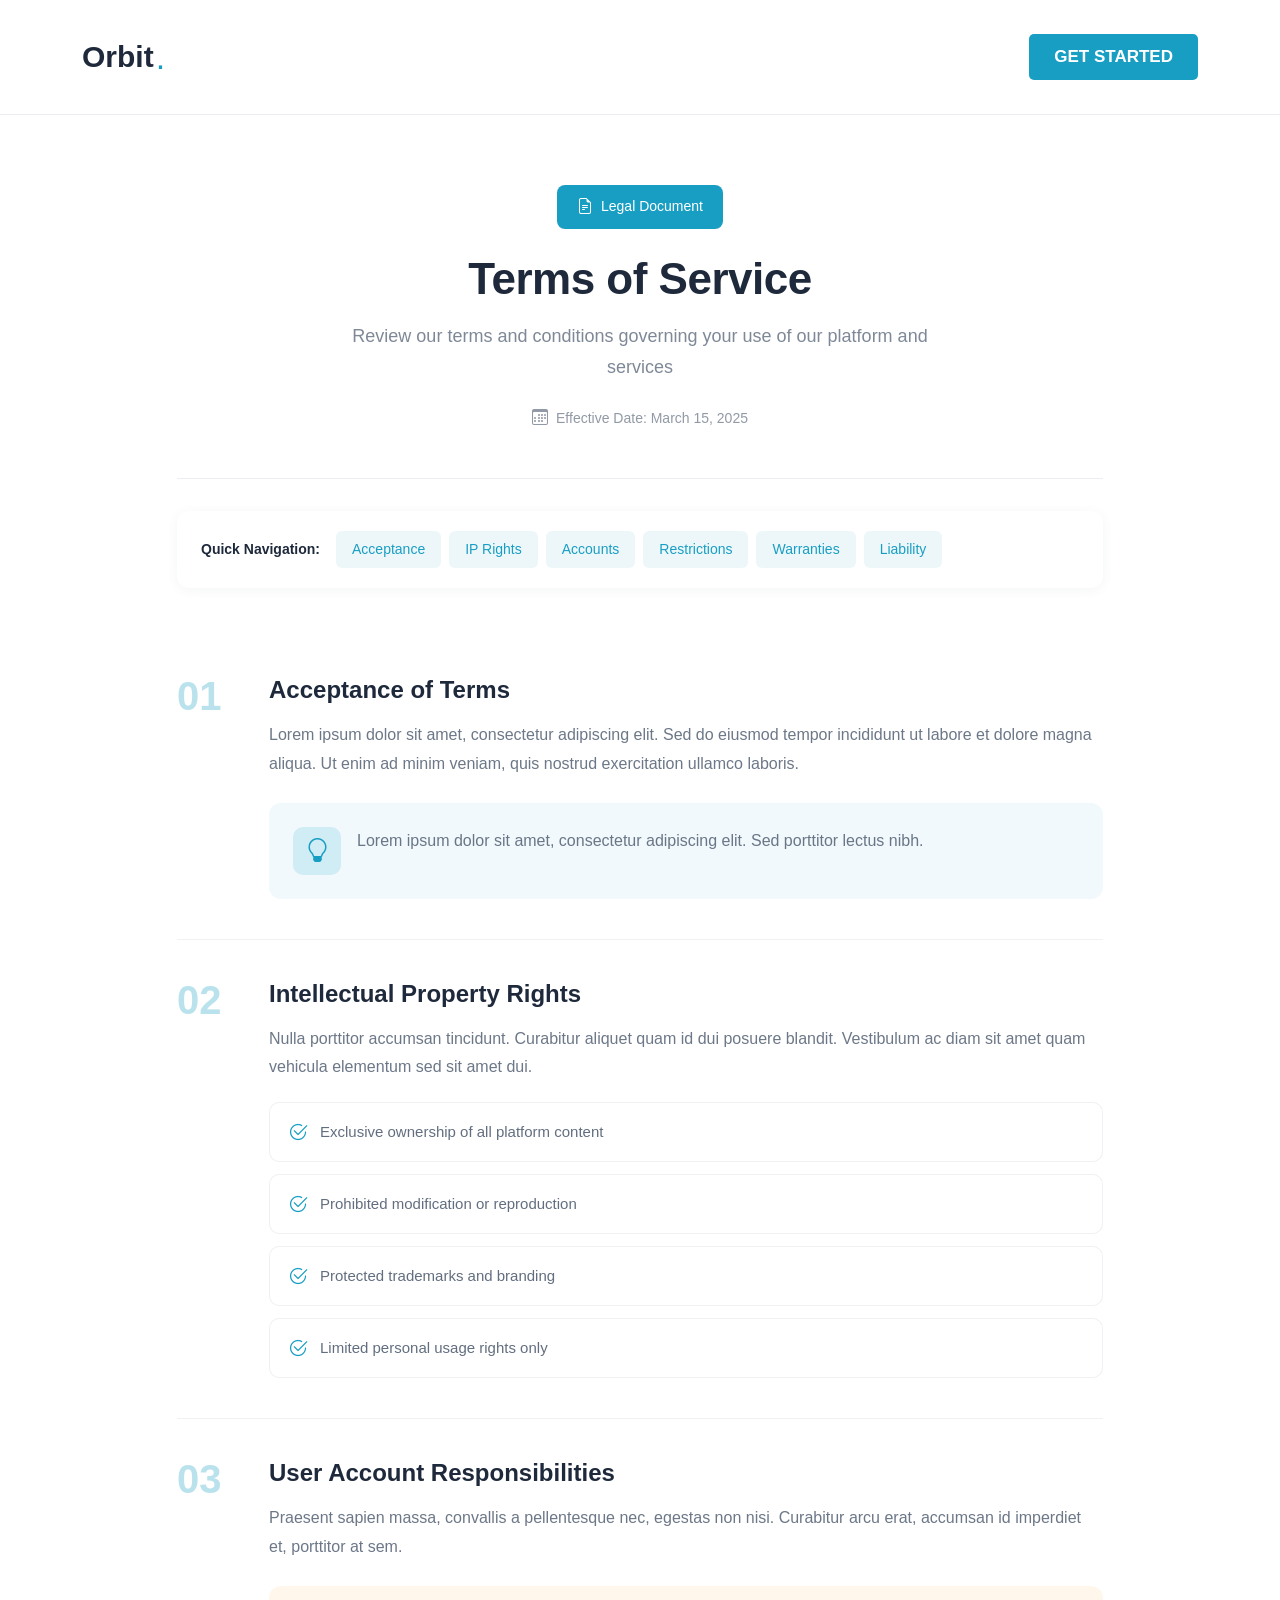
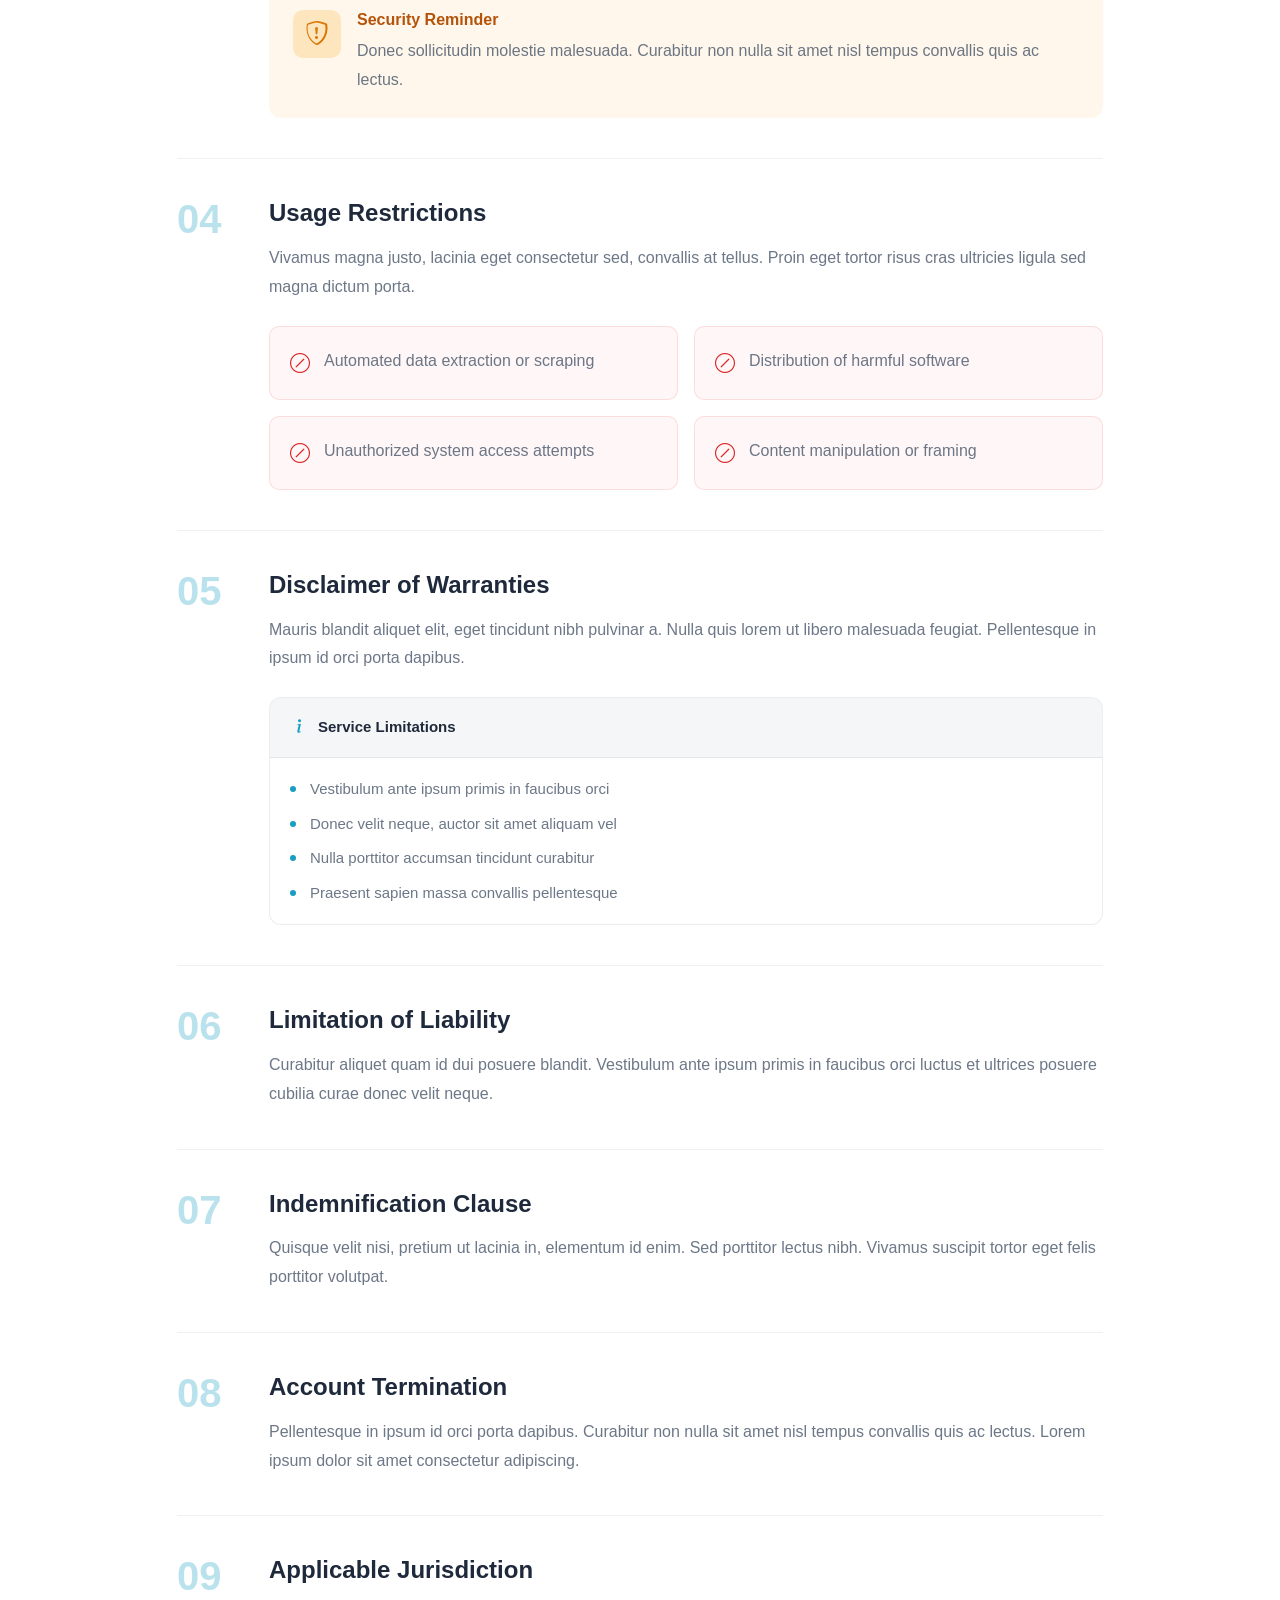
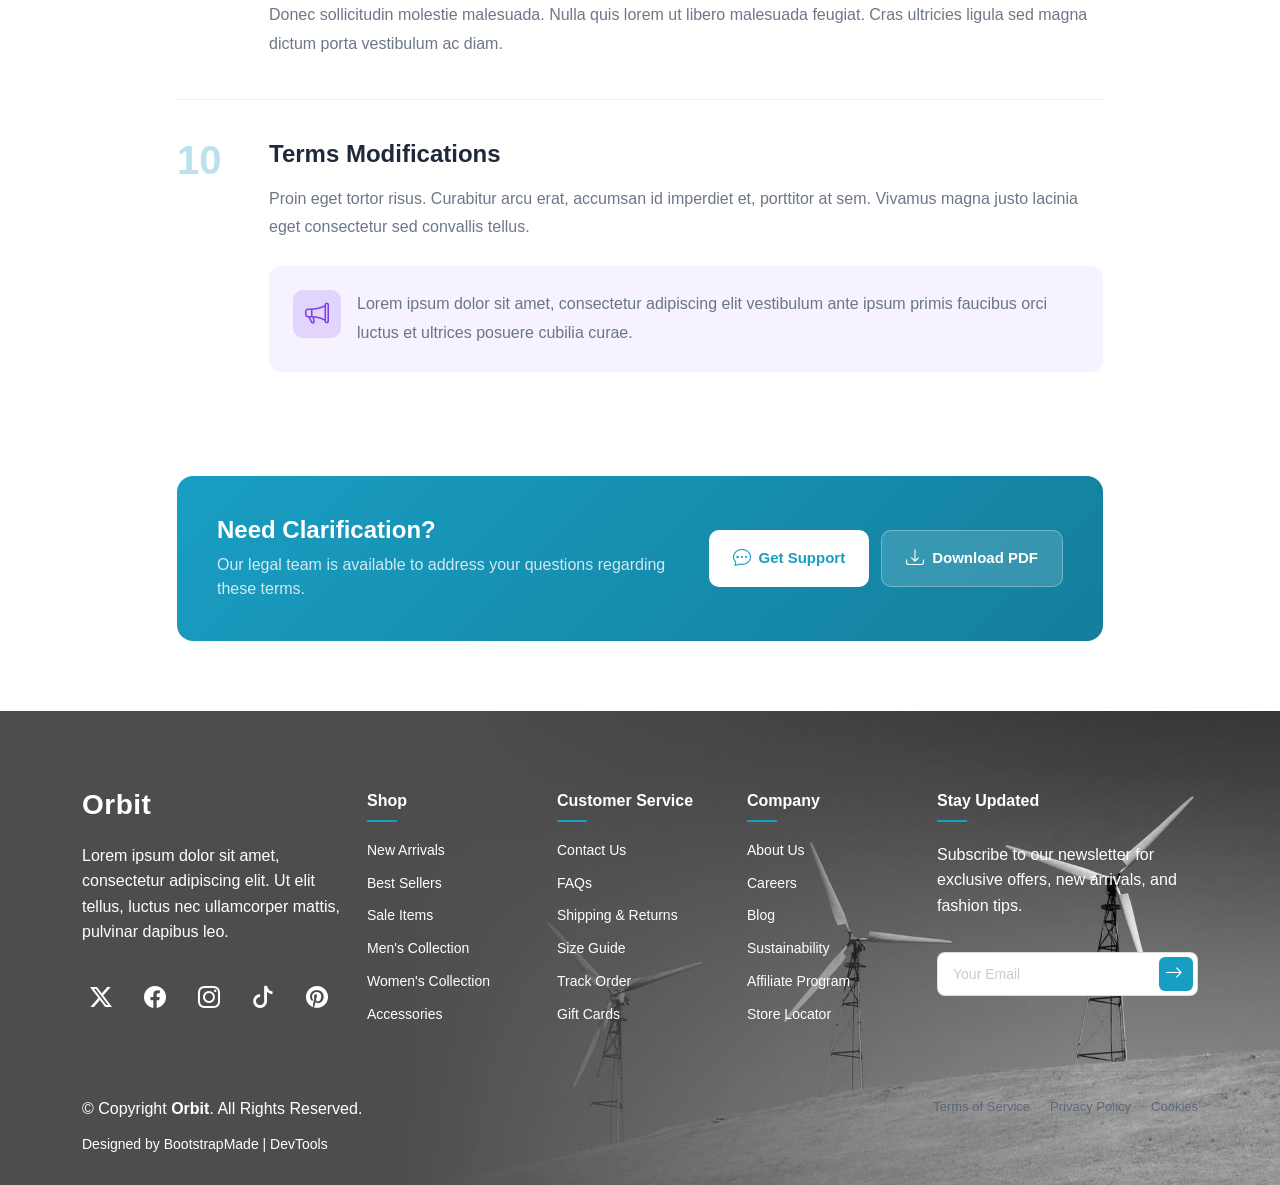
<file: terms.html>
<!DOCTYPE html>
<html lang="en">

<head>
  <meta charset="utf-8">
  <meta content="width=device-width, initial-scale=1.0" name="viewport">
  <title>Terms - Orbit Bootstrap Template</title>
  <meta name="description" content="">
  <meta name="keywords" content="">

  <!-- Favicons -->
  <link href="assets/img/favicon.png" rel="icon">
  <link href="assets/img/apple-touch-icon.png" rel="apple-touch-icon">

  <!-- Fonts -->
  <link href="https://fonts.googleapis.com" rel="preconnect">
  <link href="https://fonts.gstatic.com" rel="preconnect" crossorigin>
  <link href="https://fonts.googleapis.com/css2?family=Roboto:ital,wght@0,100;0,300;0,400;0,500;0,700;0,900;1,100;1,300;1,400;1,500;1,700;1,900&family=Lato:ital,wght@0,100;0,300;0,400;0,700;0,900;1,100;1,300;1,400;1,700;1,900&family=Raleway:ital,wght@0,100;0,200;0,300;0,400;0,500;0,600;0,700;0,800;0,900;1,100;1,200;1,300;1,400;1,500;1,600;1,700;1,800;1,900&display=swap" rel="stylesheet">

  <!-- Vendor CSS Files -->
  <link href="assets/vendor/bootstrap/css/bootstrap.min.css" rel="stylesheet">
  <link href="assets/vendor/bootstrap-icons/bootstrap-icons.css" rel="stylesheet">
  <link href="assets/vendor/aos/aos.css" rel="stylesheet">
  <link href="assets/vendor/glightbox/css/glightbox.min.css" rel="stylesheet">
  <link href="assets/vendor/swiper/swiper-bundle.min.css" rel="stylesheet">

  <!-- Main CSS File -->
  <link href="assets/css/main.css" rel="stylesheet">

  <!-- =======================================================
  * Template Name: Orbit
  * Template URL: https://bootstrapmade.com/orbit-bootstrap-template/
  * Updated: Jan 13 2026 with Bootstrap v5.3.8
  * Author: BootstrapMade.com
  * License: https://bootstrapmade.com/license/
  ======================================================== -->
</head>

<body class="terms-page">

  <header id="header" class="header d-flex align-items-center sticky-top">
    <div class="container position-relative d-flex align-items-center justify-content-between">

      <a href="index.html" class="logo d-flex align-items-center me-auto me-xl-0">
        <!-- Uncomment the line below if you also wish to use an image logo -->
        <!-- <img src="assets/img/logo.webp" alt=""> -->
        <h1 class="sitename">Orbit</h1><span>.</span>
      </a>

      <nav id="navmenu" class="navmenu">
        <ul>
          <li><a href="#hero">Home</a></li>
          <li><a href="#about">About</a></li>
          <li><a href="#services">Services</a></li>
          <li><a href="#portfolio">Portfolio</a></li>
          <li><a href="#team">Team</a></li>
          <li class="dropdown"><a href="#"><span>Dropdown</span> <i class="bi bi-chevron-down toggle-dropdown"></i></a>
            <ul>
              <li><a href="#">Dropdown 1</a></li>
              <li class="dropdown"><a href="#"><span>Deep Dropdown</span> <i class="bi bi-chevron-down toggle-dropdown"></i></a>
                <ul>
                  <li><a href="#">Deep Dropdown 1</a></li>
                  <li><a href="#">Deep Dropdown 2</a></li>
                  <li><a href="#">Deep Dropdown 3</a></li>
                  <li><a href="#">Deep Dropdown 4</a></li>
                  <li><a href="#">Deep Dropdown 5</a></li>
                </ul>
              </li>
              <li><a href="#">Dropdown 2</a></li>
              <li><a href="#">Dropdown 3</a></li>
              <li><a href="#">Dropdown 4</a></li>
            </ul>
          </li>
          <li><a href="#contact">Contact</a></li>
        </ul>
        <i class="mobile-nav-toggle d-xl-none bi bi-list"></i>
      </nav>

      <a class="btn-getstarted" href="index.html#about">Get Started</a>

    </div>
  </header>

  <main class="main">

    <!-- Terms Of Service Section -->
    <section id="terms-of-service" class="terms-of-service section">

      <div class="container" data-aos="fade-up">
        <!-- Page Header -->
        <div class="row justify-content-center">
          <div class="col-lg-10">
            <div class="terms-header" data-aos="fade-up">
              <div class="header-badge">
                <i class="bi bi-file-earmark-text"></i>
                <span>Legal Document</span>
              </div>
              <h2>Terms of Service</h2>
              <p>Review our terms and conditions governing your use of our platform and services</p>
              <div class="update-info">
                <i class="bi bi-calendar3"></i>
                <span>Effective Date: March 15, 2025</span>
              </div>
            </div>
          </div>
        </div>

        <!-- Quick Navigation -->
        <div class="row justify-content-center" data-aos="fade-up" data-aos-delay="100">
          <div class="col-lg-10">
            <div class="quick-nav">
              <span class="nav-label">Quick Navigation:</span>
              <div class="nav-links">
                <a href="#acceptance">Acceptance</a>
                <a href="#ip-rights">IP Rights</a>
                <a href="#accounts">Accounts</a>
                <a href="#restrictions">Restrictions</a>
                <a href="#warranties">Warranties</a>
                <a href="#liability">Liability</a>
              </div>
            </div>
          </div>
        </div>

        <!-- Content Sections -->
        <div class="row justify-content-center">
          <div class="col-lg-10">
            <div class="terms-body" data-aos="fade-up" data-aos-delay="200">

              <!-- Acceptance Section -->
              <article id="acceptance" class="terms-article">
                <div class="article-number">01</div>
                <div class="article-content">
                  <h3>Acceptance of Terms</h3>
                  <p>Lorem ipsum dolor sit amet, consectetur adipiscing elit. Sed do eiusmod tempor incididunt ut labore et dolore magna aliqua. Ut enim ad minim veniam, quis nostrud exercitation ullamco laboris.</p>
                  <div class="highlight-card info">
                    <div class="card-icon">
                      <i class="bi bi-lightbulb"></i>
                    </div>
                    <div class="card-text">
                      <p>Lorem ipsum dolor sit amet, consectetur adipiscing elit. Sed porttitor lectus nibh.</p>
                    </div>
                  </div>
                </div>
              </article>

              <!-- IP Rights Section -->
              <article id="ip-rights" class="terms-article">
                <div class="article-number">02</div>
                <div class="article-content">
                  <h3>Intellectual Property Rights</h3>
                  <p>Nulla porttitor accumsan tincidunt. Curabitur aliquet quam id dui posuere blandit. Vestibulum ac diam sit amet quam vehicula elementum sed sit amet dui.</p>
                  <div class="checklist">
                    <div class="check-item">
                      <i class="bi bi-check2-circle"></i>
                      <span>Exclusive ownership of all platform content</span>
                    </div>
                    <div class="check-item">
                      <i class="bi bi-check2-circle"></i>
                      <span>Prohibited modification or reproduction</span>
                    </div>
                    <div class="check-item">
                      <i class="bi bi-check2-circle"></i>
                      <span>Protected trademarks and branding</span>
                    </div>
                    <div class="check-item">
                      <i class="bi bi-check2-circle"></i>
                      <span>Limited personal usage rights only</span>
                    </div>
                  </div>
                </div>
              </article>

              <!-- Accounts Section -->
              <article id="accounts" class="terms-article">
                <div class="article-number">03</div>
                <div class="article-content">
                  <h3>User Account Responsibilities</h3>
                  <p>Praesent sapien massa, convallis a pellentesque nec, egestas non nisi. Curabitur arcu erat, accumsan id imperdiet et, porttitor at sem.</p>
                  <div class="highlight-card warning">
                    <div class="card-icon">
                      <i class="bi bi-shield-exclamation"></i>
                    </div>
                    <div class="card-text">
                      <h5>Security Reminder</h5>
                      <p>Donec sollicitudin molestie malesuada. Curabitur non nulla sit amet nisl tempus convallis quis ac lectus.</p>
                    </div>
                  </div>
                </div>
              </article>

              <!-- Restrictions Section -->
              <article id="restrictions" class="terms-article">
                <div class="article-number">04</div>
                <div class="article-content">
                  <h3>Usage Restrictions</h3>
                  <p>Vivamus magna justo, lacinia eget consectetur sed, convallis at tellus. Proin eget tortor risus cras ultricies ligula sed magna dictum porta.</p>
                  <div class="restrictions-grid">
                    <div class="restriction-card">
                      <i class="bi bi-slash-circle"></i>
                      <p>Automated data extraction or scraping</p>
                    </div>
                    <div class="restriction-card">
                      <i class="bi bi-slash-circle"></i>
                      <p>Distribution of harmful software</p>
                    </div>
                    <div class="restriction-card">
                      <i class="bi bi-slash-circle"></i>
                      <p>Unauthorized system access attempts</p>
                    </div>
                    <div class="restriction-card">
                      <i class="bi bi-slash-circle"></i>
                      <p>Content manipulation or framing</p>
                    </div>
                  </div>
                </div>
              </article>

              <!-- Warranties Section -->
              <article id="warranties" class="terms-article">
                <div class="article-number">05</div>
                <div class="article-content">
                  <h3>Disclaimer of Warranties</h3>
                  <p>Mauris blandit aliquet elit, eget tincidunt nibh pulvinar a. Nulla quis lorem ut libero malesuada feugiat. Pellentesque in ipsum id orci porta dapibus.</p>
                  <div class="disclaimer-panel">
                    <div class="panel-header">
                      <i class="bi bi-info-lg"></i>
                      <span>Service Limitations</span>
                    </div>
                    <ul class="panel-list">
                      <li>Vestibulum ante ipsum primis in faucibus orci</li>
                      <li>Donec velit neque, auctor sit amet aliquam vel</li>
                      <li>Nulla porttitor accumsan tincidunt curabitur</li>
                      <li>Praesent sapien massa convallis pellentesque</li>
                    </ul>
                  </div>
                </div>
              </article>

              <!-- Liability Section -->
              <article id="liability" class="terms-article">
                <div class="article-number">06</div>
                <div class="article-content">
                  <h3>Limitation of Liability</h3>
                  <p>Curabitur aliquet quam id dui posuere blandit. Vestibulum ante ipsum primis in faucibus orci luctus et ultrices posuere cubilia curae donec velit neque.</p>
                </div>
              </article>

              <!-- Indemnification Section -->
              <article class="terms-article">
                <div class="article-number">07</div>
                <div class="article-content">
                  <h3>Indemnification Clause</h3>
                  <p>Quisque velit nisi, pretium ut lacinia in, elementum id enim. Sed porttitor lectus nibh. Vivamus suscipit tortor eget felis porttitor volutpat.</p>
                </div>
              </article>

              <!-- Termination Section -->
              <article class="terms-article">
                <div class="article-number">08</div>
                <div class="article-content">
                  <h3>Account Termination</h3>
                  <p>Pellentesque in ipsum id orci porta dapibus. Curabitur non nulla sit amet nisl tempus convallis quis ac lectus. Lorem ipsum dolor sit amet consectetur adipiscing.</p>
                </div>
              </article>

              <!-- Governing Law Section -->
              <article class="terms-article">
                <div class="article-number">09</div>
                <div class="article-content">
                  <h3>Applicable Jurisdiction</h3>
                  <p>Donec sollicitudin molestie malesuada. Nulla quis lorem ut libero malesuada feugiat. Cras ultricies ligula sed magna dictum porta vestibulum ac diam.</p>
                </div>
              </article>

              <!-- Modifications Section -->
              <article class="terms-article">
                <div class="article-number">10</div>
                <div class="article-content">
                  <h3>Terms Modifications</h3>
                  <p>Proin eget tortor risus. Curabitur arcu erat, accumsan id imperdiet et, porttitor at sem. Vivamus magna justo lacinia eget consectetur sed convallis tellus.</p>
                  <div class="highlight-card notice">
                    <div class="card-icon">
                      <i class="bi bi-megaphone"></i>
                    </div>
                    <div class="card-text">
                      <p>Lorem ipsum dolor sit amet, consectetur adipiscing elit vestibulum ante ipsum primis faucibus orci luctus et ultrices posuere cubilia curae.</p>
                    </div>
                  </div>
                </div>
              </article>

            </div>
          </div>
        </div>

        <!-- Contact Footer -->
        <div class="row justify-content-center" data-aos="fade-up" data-aos-delay="300">
          <div class="col-lg-10">
            <div class="terms-footer">
              <div class="footer-content">
                <div class="footer-text">
                  <h4>Need Clarification?</h4>
                  <p>Our legal team is available to address your questions regarding these terms.</p>
                </div>
                <div class="footer-actions">
                  <a href="#" class="btn-primary-action">
                    <i class="bi bi-chat-dots"></i>
                    <span>Get Support</span>
                  </a>
                  <a href="#" class="btn-secondary-action">
                    <i class="bi bi-download"></i>
                    <span>Download PDF</span>
                  </a>
                </div>
              </div>
            </div>
          </div>
        </div>
      </div>

    </section><!-- /Terms Of Service Section -->

  </main>

  <footer id="footer" class="footer light-background">

    <div class="container footer-top">
      <div class="row gy-4">
        <div class="col-lg-3 col-md-6 footer-info">
          <a href="index.html" class="logo d-flex align-items-center mb-4">
            <span class="sitename">Orbit</span>
          </a>
          <p>Lorem ipsum dolor sit amet, consectetur adipiscing elit. Ut elit tellus, luctus nec ullamcorper mattis, pulvinar dapibus leo.</p>

          <div class="social-links d-flex mt-4">
            <a href="#" aria-label="Twitter"><i class="bi bi-twitter-x"></i></a>
            <a href="#" aria-label="Facebook"><i class="bi bi-facebook"></i></a>
            <a href="#" aria-label="Instagram"><i class="bi bi-instagram"></i></a>
            <a href="#" aria-label="TikTok"><i class="bi bi-tiktok"></i></a>
            <a href="#" aria-label="Pinterest"><i class="bi bi-pinterest"></i></a>
          </div>
        </div>

        <div class="col-lg-2 col-md-6 footer-links">
          <h4>Shop</h4>
          <ul>
            <li><a href="category.html">New Arrivals</a></li>
            <li><a href="category.html">Best Sellers</a></li>
            <li><a href="category.html">Sale Items</a></li>
            <li><a href="category.html">Men's Collection</a></li>
            <li><a href="category.html">Women's Collection</a></li>
            <li><a href="category.html">Accessories</a></li>
          </ul>
        </div>

        <div class="col-lg-2 col-md-6 footer-links">
          <h4>Customer Service</h4>
          <ul>
            <li><a href="contact.html">Contact Us</a></li>
            <li><a href="faq.html">FAQs</a></li>
            <li><a href="shiping-info.html">Shipping &amp; Returns</a></li>
            <li><a href="#">Size Guide</a></li>
            <li><a href="account.html">Track Order</a></li>
            <li><a href="#">Gift Cards</a></li>
          </ul>
        </div>

        <div class="col-lg-2 col-md-6 footer-links">
          <h4>Company</h4>
          <ul>
            <li><a href="about.html">About Us</a></li>
            <li><a href="about.html">Careers</a></li>
            <li><a href="blog.html">Blog</a></li>
            <li><a href="about.html">Sustainability</a></li>
            <li><a href="about.html">Affiliate Program</a></li>
            <li><a href="about.html">Store Locator</a></li>
          </ul>
        </div>

        <div class="col-lg-3 col-md-6">
          <div class="footer-newsletter">
            <h4>Stay Updated</h4>
            <p>Subscribe to our newsletter for exclusive offers, new arrivals, and fashion tips.</p>
            <form action="forms/newsletter.php" method="post" class="php-email-form">
              <div class="position-relative">
                <input type="email" name="email" placeholder="Your Email" required="">
                <button type="submit" class="btn-subscribe"><i class="bi bi-arrow-right"></i></button>
              </div>
              <div class="loading">Loading</div>
              <div class="error-message"></div>
              <div class="sent-message">Your subscription request has been sent. Thank you!</div>
            </form>
          </div>
        </div>
      </div>
    </div>

    <div class="container footer-bottom">
      <div class="row gy-3">
        <div class="col-md-6 order-2 order-md-1">
          <div class="copyright">
            <p>© <span>Copyright</span> <strong class="sitename">Orbit</strong>. All Rights Reserved.</p>
          </div>
          <div class="credits">
            <!-- All the links in the footer should remain intact. -->
            <!-- You can delete the links only if you've purchased the pro version. -->
            <!-- Licensing information: https://bootstrapmade.com/license/ -->
            <!-- Purchase the pro version with working PHP/AJAX contact form: [buy-url] -->
            Designed by <a href="https://bootstrapmade.com/">BootstrapMade</a> | <a href="https://bootstrapmade.com/tools/">DevTools</a>
          </div>
        </div>
        <div class="col-md-6 order-1 order-md-2">
          <div class="legal-links">
            <a href="tos.html">Terms of Service</a>
            <a href="privacy.html">Privacy Policy</a>
            <a href="privacy.html">Cookies</a>
          </div>
        </div>
      </div>
    </div>

  </footer>

  <!-- Scroll Top -->
  <a href="#" id="scroll-top" class="scroll-top d-flex align-items-center justify-content-center"><i class="bi bi-arrow-up-short"></i></a>

  <!-- Preloader -->
  <div id="preloader"></div>

  <!-- Vendor JS Files -->
  <script src="assets/vendor/bootstrap/js/bootstrap.bundle.min.js"></script>
  <script src="assets/vendor/php-email-form/validate.js"></script>
  <script src="assets/vendor/aos/aos.js"></script>
  <script src="assets/vendor/glightbox/js/glightbox.min.js"></script>
  <script src="assets/vendor/imagesloaded/imagesloaded.pkgd.min.js"></script>
  <script src="assets/vendor/isotope-layout/isotope.pkgd.min.js"></script>
  <script src="assets/vendor/purecounter/purecounter_vanilla.js"></script>
  <script src="assets/vendor/swiper/swiper-bundle.min.js"></script>

  <!-- Main JS File -->
  <script src="assets/js/main.js"></script>

</body>

</html>
</file>
<file: assets/css/main.css>
/**
* Template Name: Orbit
* Template URL: 
* Updated: Jan 13 2026 with Bootstrap v5.3.8
* Author: Tiago Oliveira
*/

/*--------------------------------------------------------------
# Font & Color Variables
# Help: 
--------------------------------------------------------------*/
/* Fonts */
:root {
  /* --default-font: "Inter", sans-serif; */
  --default-font: "Barlow Semi Condensed", sans-serif;
  --heading-font: "Barlow Semi Condensed", sans-serif;
  --nav-font: "Barlow Semi Condensed", sans-serif;;
}

/* Global Colors - The following color variables are used throughout the website. Updating them here will change the color scheme of the entire website */
:root { 
  background-color: #ffffff;  /* -- Background color for the entire website, including individual sections */
  --default-color: #475569; /* Default color used for the majority of the text content across the entire website */
  --heading-color: #1e293b; /* Color for headings, subheadings and title throughout the website */
  --accent-color: #199EC3; /* Accent color that represents your brand on the website. It's used for buttons, links, and other elements that need to stand out */
  /* --accent-color: #472878; /* Accent color that represents your brand on the website. It's used for buttons, links, and other elements that need to stand out */
  --surface-color: #ffffff; /* The surface color is used as a background of boxed elements within sections, such as cards, icon boxes, or other elements that require a visual separation from the global background. */
  --contrast-color: #ffffff; /* Contrast color for text, ensuring readability against backgrounds of accent, heading, or default colors. */
  --gradient-clinica: linear-gradient(to right,#6051e6 6%,#5966e7 25%,#4f81e9 55%,#499bea 69%,#43a5eb 83%,#3bbeec 99%);  /* Fundo ao da Useall */
  --gradient-clinica-light: linear-gradient(to right,#4f81e9 5%,#499bea 50%,#43a5eb 83%,#3bbeec 99%);
  --accent2-color: #6051e6;
  --amarelo-color: #FFCB17; /* Amarelo padrão para destaques em botão etc */
  --cinza-color: #4d4d4d; /* Cinza escuro do catálogo */
}

/* Nav Menu Colors - The following color variables are used specifically for the navigation menu. They are separate from the global colors to allow for more customization options */
:root {
  --nav-color: #475569;  /* The default color of the main navmenu links */
  --nav-hover-color: #0ea5e9; /* Applied to main navmenu links when they are hovered over or active */
  --nav-mobile-background-color: #ffffff; /* Used as the background color for mobile navigation menu */
  --nav-dropdown-background-color: #ffffff; /* Used as the background color for dropdown items that appear when hovering over primary navigation items */
  --nav-dropdown-color: #475569; /* Used for navigation links of the dropdown items in the navigation menu. */
  --nav-dropdown-hover-color: #0ea5e9; /* Similar to --nav-hover-color, this color is applied to dropdown navigation links when they are hovered over. */
}

/* Color Presets - These classes override global colors when applied to any section or element, providing reuse of the sam color scheme. */

.light-background {
  --background-color: #f9f9f9;
  --surface-color: #ffffff;
}

.dark-background {
  --background-color: #0d131f;
  --default-color: #ffffff;
  --heading-color: #ffffff;
  --surface-color: #1e293b;
  --contrast-color: #ffffff;
}

/* Smooth scroll */
:root {
  scroll-behavior: smooth;
}

/*--------------------------------------------------------------
# General Styling & Shared Classes
--------------------------------------------------------------*/
body {
  color: var(--default-color);
  background-color: var(--background-color);
  font-family: var(--default-font);
}

a {
  color: var(--accent-color);
  text-decoration: none;
  transition: 0.3s;
}

a:hover {
  color: color-mix(in srgb, var(--accent-color), transparent 25%);
  text-decoration: none;
}

p {
  font-size: 1.1rem;
}

h1,
h2,
h3,
h4,
h5,
h6 {
  color: var(--heading-color);
  font-family: var(--heading-font);
}

.gradient-font {
  /* background: linear-gradient(to right, var(--accent-color), #472878);
  -webkit-background-clip: text;
  -webkit-text-fill-color: transparent; */
  background: var(--gradient-clinica);
  -webkit-background-clip: text;
  -webkit-text-fill-color: transparent;
}


/* PHP Email Form Messages
------------------------------*/
.php-email-form .error-message {
  display: none;
  background: #df1529;
  color: #ffffff;
  text-align: left;
  padding: 15px;
  margin-bottom: 24px;
  font-weight: 600;
}

.php-email-form .sent-message {
  display: none;
  color: #ffffff;
  background: #059652;
  text-align: center;
  padding: 15px;
  margin-bottom: 24px;
  font-weight: 600;
}

.php-email-form .loading {
  display: none;
  background: var(--surface-color);
  text-align: center;
  padding: 15px;
  margin-bottom: 24px;
}

.php-email-form .loading:before {
  content: "";
  display: inline-block;
  border-radius: 50%;
  width: 24px;
  height: 24px;
  margin: 0 10px -6px 0;
  border: 3px solid var(--accent-color);
  border-top-color: var(--surface-color);
  animation: php-email-form-loading 1s linear infinite;
}

@keyframes php-email-form-loading {
  0% {
    transform: rotate(0deg);
  }

  100% {
    transform: rotate(360deg);
  }
}

/*--------------------------------------------------------------
# Global Header
--------------------------------------------------------------*/
.header {
  --surface-color: #1b2430;
  color: var(--default-color);
  background-color: transparent;
  padding: 30px 0;
  transition: all 0.5s;
  z-index: 997;
  border-bottom: 1px solid color-mix(in srgb, var(--default-color), transparent 90%);
  transition: all 0.4s ease;
  top: 0;
  left: 0;
  width: 100%;
}

.header .logo {
  line-height: 1;
}

.header .logo img {
  /* max-height: 36px; */
  max-height: 50px;
  margin-right: 8px;
  transition: all 0.4s ease;
}
@media (max-width: 768px) {
  .header .logo img {
    max-height: 40px;
    margin-right: 5px;
  }
}

.header .logo h1 {
  font-size: 30px;
  margin: 0;
  font-weight: 600;
  color: var(--heading-color);
}

.header .logo span {
  font-size: 34px;
  padding-left: 2px;
  color: var(--accent-color);
}

.header .btn-getstarted,
.header .btn-getstarted:focus {
  color: var(--contrast-color);
  background: var(--accent-color);
  /* background: linear-gradient(90deg, var(--accent-color) 0%, #0284c7 100%); */
  padding: 10px 25px;
  margin: 0;
  border-radius: 5px;
  transition: 0.3s;
  font-weight: 600;
  text-transform: uppercase;
}

.header .btn-getstarted:hover,
.header .btn-getstarted:focus:hover {
  /* color: var(--contrast-color);
  background: color-mix(in srgb, var(--accent-color), transparent 15%);
   background: linear-gradient(
    90deg,
    color-mix(in srgb, var(--accent-color), black 10%),
    color-mix(in srgb, #0284c7, black 10%)
  ); */
  opacity: .8;
}

.header .btn-getstarted i {
  margin-right: 5px;
}

@media (max-width: 1200px) {
  .header .logo {
    order: 1;
  }

  .header .btn-getstarted {
    order: 2;
    margin: 0 15px 0 0;
    padding: 6px 20px;
  }

  .header .navmenu {
    order: 3;
  }
}


/* Header quando rolar */
.header.scrolled {
  background-color: #ffffff !important;
  box-shadow: 0 2px 20px rgba(0,0,0,0.08);
  padding: 10px 0;
}
/* Menu no topo (branco) */
.header:not(.scrolled) .navmenu > ul > li > a {
  color: #ffffff;
}

/* Ícone mobile branco no topo */
.header:not(.scrolled) .mobile-nav-toggle {
  color: #ffffff;
}

/* Ícone escuro ao rolar */
.header.scrolled .mobile-nav-toggle {
  color: #333;
}




/*--------------------------------------------------------------
# Navigation Menu
--------------------------------------------------------------*/

.navmenu a {
  text-transform: uppercase;
}

/* Desktop Navigation */
@media (min-width: 1200px) {
  .navmenu {
    padding: 0;
  }

  .navmenu ul {
    margin: 0;
    padding: 0;
    display: flex;
    list-style: none;
    align-items: center;
  }

  .navmenu li {
    position: relative;
  }

  .navmenu>ul>li {
    white-space: nowrap;
    padding: 0;
  }

  .navmenu a, .btn-getstarted,
  .navmenu a:focus {
    color: var(--nav-color);
    font-size: 17px !important;
    padding: 14px 18px;
    font-family: var(--nav-font);
    font-weight: 600 !important;
    display: flex;
    align-items: center;
    /* justify-content: space-between; */
    white-space: nowrap;
    transition: all 0.3s ease;
    position: relative;
    text-transform: uppercase; 
  }

  .navmenu a i,
  .navmenu a:focus i {
    font-size: 12px;
    line-height: 0;
    margin-left: 5px;
    transition: transform 0.3s ease;
  }

  .navmenu>ul>li>a::after {
    content: "";
    position: absolute;
    left: 20%;
    bottom: 1px !important;
    width: 60% !important;
    height: 2px !important;
    /* background: var(--accent2-color) ; */
    background-color:#499bea !important;
    border-radius: 50%;
    opacity: 0;
    transform: scale(0);
    transition: all 0.3s ease;
    opacity: .8 !important;
  }

  .navmenu>ul>li>a:hover,
  .navmenu>ul>li>.active,
  .navmenu>ul>li>.active:focus {
    color: var(--nav-hover-color);
  }

  .navmenu>ul>li>a:hover::after,
  .navmenu>ul>li>.active::after,
  .navmenu>ul>li>.active:focus::after {
    opacity: 1;
    transform: scale(1);
  }

  /* .navmenu>ul>li:hover>a i { */
  .navmenu > ul > li:hover > a .toggle-dropdown {
    transform: rotate(180deg);
  }
  
  .navmenu .dropdown ul {
    margin: 0;
    padding: 20px;
    background: var(--nav-dropdown-background-color);
    display: flex;
    flex-direction: column;
    gap: 4px;
    position: absolute;
    visibility: hidden;
    left: 0;
    top: calc(100% + 20px);
    opacity: 0;
    transition: all 0.35s cubic-bezier(0.16, 1, 0.3, 1);
    border-radius: 4px;
    z-index: 99;
    box-shadow: 0 30px 60px -10px rgba(0, 0, 0, 0.18);
    min-width: 220px;
    overflow: visible;
  }

  .navmenu .dropdown ul li {
    min-width: 100%;
  }

  .navmenu .dropdown ul a {
    padding: 10px 16px;
    font-size: 14px;
    font-weight: 400;
    color: var(--nav-dropdown-color);
    border-radius: 4px;
    position: relative;
    overflow: hidden;
  }

  .navmenu .dropdown ul a::before {
    content: "";
    position: absolute;
    left: 0;
    top: 50%;
    width: 0;
    height: 2px;
    background: var(--accent-color);
    transition: width 0.3s ease;
    transform: translateY(-50%);
  }

  .navmenu .dropdown ul a::after {
    display: none;
  }

  .navmenu .dropdown ul a i {
    font-size: 10px;
  }

  .navmenu .dropdown ul a:hover {
    color: var(--nav-dropdown-hover-color);
    padding-left: 24px;
  }

  .navmenu .dropdown ul a:hover::before {
    width: 12px;
  }

  .navmenu .dropdown ul .active,
  .navmenu .dropdown ul .active:hover,
  .navmenu .dropdown ul li:hover>a {
    color: var(--nav-dropdown-hover-color);
    padding-left: 24px;
  }

  .navmenu .dropdown ul .active::before,
  .navmenu .dropdown ul .active:hover::before,
  .navmenu .dropdown ul li:hover>a::before {
    width: 12px;
  }

  .navmenu .dropdown:hover>ul {
    opacity: 1;
    top: 100%;
    visibility: visible;
  }

  .navmenu .dropdown .dropdown ul {
    top: -20px;
    left: auto;
    right: calc(100% + 10px);
    visibility: hidden;
  }

  .navmenu .dropdown .dropdown:hover>ul {
    opacity: 1;
    top: -20px;
    right: calc(100% + 10px);
    visibility: visible;
  }
}

/* Mobile Navigation */
@media (max-width: 1199px) {
  .mobile-nav-toggle {
    color: var(--nav-color);
    font-size: 28px;
    line-height: 0;
    margin-right: 10px;
    cursor: pointer;
    transition: all 0.3s;
  }

  .mobile-nav-toggle:hover {
    color: var(--accent-color);
  }

  .navmenu {
    padding: 0;
    z-index: 9997;
  }

  .navmenu ul {
    display: none;
    list-style: none;
    position: absolute;
    inset: 60px 0 0 0;
    padding: 30px 24px;
    margin: 0;
    border-radius: 0;
    background-color: var(--nav-mobile-background-color);
    border: none;
    box-shadow: 0 20px 50px rgba(0, 0, 0, 0.15);
    overflow-y: auto;
    transition: 0.3s ease;
    z-index: 9998;
  }

  .navmenu a,
  .navmenu a:focus {
    color: var(--nav-dropdown-color);
    padding: 16px 0;
    font-family: var(--nav-font);
    font-size: 18px;
    font-weight: 400;
    display: flex;
    align-items: center;
    justify-content: space-between;
    white-space: nowrap;
    transition: all 0.3s ease;
    border-bottom: 1px solid color-mix(in srgb, var(--default-color), transparent 92%);
    position: relative;
  }

  .nobetween a {
    justify-content:left !important;
  }

  .navmenu a::before,
  .navmenu a:focus::before {
    content: "";
    position: absolute;
    left: 0;
    bottom: -1px;
    width: 0;
    height: 2px;
    background: var(--accent-color);
    transition: width 0.3s ease;
  }

  .navmenu a i,
  .navmenu a:focus i {
    font-size: 12px;
    line-height: 0;
    margin-left: 5px;
    width: 36px;
    height: 36px;
    display: flex;
    align-items: center;
    justify-content: center;
    transition: all 0.3s ease;
  }

  .navmenu a i:hover,
  .navmenu a:focus i:hover {
    color: var(--accent-color);
  }

  .navmenu a:hover {
    color: var(--nav-dropdown-hover-color);
  }

  .navmenu a:hover::before {
    width: 40px;
  }

  .navmenu .active,
  .navmenu .active:focus {
    color: var(--nav-dropdown-hover-color);
  }

  .navmenu .active::before,
  .navmenu .active:focus::before {
    width: 40px;
  }

  .navmenu .active i,
  .navmenu .active:focus i {
    color: var(--accent-color);
    transform: rotate(180deg);
  }

  .navmenu .dropdown ul {
    position: static;
    display: none;
    z-index: 99;
    padding: 10px 0 10px 20px;
    margin: 0;
    background: transparent;
    border-left: 2px solid color-mix(in srgb, var(--accent-color), transparent 70%);
    transition: all 0.3s ease-in-out;
    box-shadow: none;
    inset: unset;
  }

  .navmenu .dropdown ul a {
    padding: 12px 0;
    font-size: 16px;
    border-bottom-color: color-mix(in srgb, var(--default-color), transparent 95%);
  }

  .navmenu .dropdown ul ul {
    padding-left: 16px;
    border-left-color: color-mix(in srgb, var(--accent-color), transparent 80%);
  }

  .navmenu .dropdown>.dropdown-active {
    display: block;
  }

  .mobile-nav-active {
    overflow: hidden;
  }

  .mobile-nav-active .mobile-nav-toggle {
    color: #fff;
    position: absolute;
    font-size: 32px;
    top: 14px;
    right: 20px;
    margin-right: 0;
    z-index: 9999;
  }

  .mobile-nav-active .navmenu {
    position: fixed;
    overflow: hidden;
    inset: 0;
    background: rgba(0, 0, 0, 0.9);
    transition: 0.3s ease;
  }

  .mobile-nav-active .navmenu>ul {
    display: block;
    max-height: 100vh;
  }
}


/*--------------------------------------------------------------
# Global Footer
--------------------------------------------------------------*/
.footer {
  color: var(--default-color);
  color: #fff;
 /* background-color: var(--background-color); 
  background: var(--gradient-clinica); */
  background: var(--cinza-color);
  background: url(../img/bg-footer1.jpg) no-repeat center right;
  background-size: cover;
  font-size: 14px;
  padding: 80px 0 30px;
  position: relative;
}

.footer p {
  font-size: 1rem !important;
  padding-bottom: 8px;
}

.footer a {
  color: #fff;
}
.footer a:hover {
  color: #fff;
}


.footer .footer-top {
  padding-bottom: 40px;
  border-bottom: 1px solid color-mix(in srgb, var(--default-color), transparent 90%);
}

.footer i {
  margin-right: 5px;
}

.footer .tioliveira {
  margin-right: 0px !important;
}


.footer .footer-info .logo {
  line-height: 1;
}

.footer .footer-info .logo span {
  color: var(--heading-color);
  color: #fff;
  font-size: 28px;
  font-weight: 700;
  letter-spacing: 0.5px;
  font-family: var(--heading-font);
}

.footer .footer-info p {
  margin-bottom: 0;
  font-size: 14px;
  line-height: 1.6;
}

.footer .social-links {
  display: flex;
  gap: 12px;
}

.footer .social-links a {
  display: flex;
  align-items: center;
  justify-content: center;
  width: 42px;
  height: 42px;
  border-radius: 8px;
  background-color: color-mix(in srgb, var(--default-color), transparent 95%);
  font-size: 22px;
  color: var(--default-color);
  color:#fff;
  transition: all 0.3s ease;
}

.footer .social-links a:hover {
  color: var(--contrast-color);
  background-color: var(--accent-color);
  transform: translateY(-3px);
}

.footer h4 {
  font-size: 16px;
  font-weight: 600;
  position: relative;
  padding-bottom: 12px;
  margin-bottom: 20px;
  color: #fff;
}

.footer h4:after {
  content: "";
  position: absolute;
  display: block;
  width: 30px;
  height: 2px;
  background-color: var(--accent-color);
  bottom: 0;
  left: 0;
}

.footer h5 {
  font-size: 14px;
  font-weight: 600;
  margin-bottom: 15px;
  color: #fff;
}

.footer .footer-links ul {
  list-style: none;
  padding: 0;
  margin: 0;
}

.footer .footer-links ul li {
  padding: 8px 0;
  display: flex;
  align-items: center;
}

.footer .footer-links ul li:first-child {
  padding-top: 0;
}

.footer .footer-links ul a {
  color: color-mix(in srgb, var(--default-color), transparent 20%);
  color: #fff;
  display: inline-block;
  line-height: 1.2;
  transition: all 0.3s ease;
  position: relative;
}

.footer .footer-links ul a:hover {
  color: var(--accent-color);
  transform: translateX(5px);
}

.footer .footer-newsletter p {
  margin-bottom: 20px;
  line-height: 1.6;
}

.footer .footer-newsletter form {
  margin-top: 25px;
}

.footer .footer-newsletter form .position-relative {
  display: flex;
  margin-bottom: 15px;
}

.footer .footer-newsletter form input[type=email] {
  height: 44px;
  border-radius: 8px;
  padding: 10px 15px;
  width: 100%;
  color: var(--default-color);
  background-color: var(--surface-color);
  border: 1px solid color-mix(in srgb, var(--default-color), transparent 80%);
  font-size: 14px;
}

.footer .footer-newsletter form input[type=email]:focus {
  outline: none;
  border-color: var(--accent-color);
}

.footer .footer-newsletter form input[type=email]::placeholder {
  color: color-mix(in srgb, var(--default-color), transparent 70%);
}

.footer .footer-newsletter form .btn-subscribe {
  position: absolute;
  right: 5px;
  top: 5px;
  bottom: 5px;
  border: 0;
  background-color: var(--accent-color);
  color: var(--contrast-color);
  transition: 0.3s;
  border-radius: 6px;
  display: flex;
  align-items: center;
  justify-content: center;
  width: 34px;
}

.footer .footer-newsletter form .btn-subscribe:hover {
  background-color: color-mix(in srgb, var(--accent-color), transparent 20%);
}

.footer .footer-newsletter form .btn-subscribe i {
  font-size: 18px;
}

.footer .footer-bottom {
  padding-top: 25px;
}

.footer .footer-bottom .copyright p {
  margin-bottom: 0;
  font-size: 13px;
}

.footer .footer-bottom .credits {
  padding-top: 5px;
}

.footer .footer-bottom .legal-links {
  display: flex;
  flex-wrap: wrap;
  gap: 20px;
  justify-content: flex-end;
}

@media (max-width: 767.98px) {
  .footer .footer-bottom .legal-links {
    justify-content: center;
    margin-bottom: 15px;
  }
}

.footer .footer-bottom .legal-links a {
  color: color-mix(in srgb, var(--default-color), transparent 30%);
  font-size: 13px;
  transition: color 0.3s ease;
}

.footer .footer-bottom .legal-links a:hover {
  color: var(--accent-color);
}

@media (max-width: 991.98px) {

  .footer .footer-links,
  .footer .footer-info {
    margin-bottom: 30px;
  }
}

@media (max-width: 767.98px) {
  .footer .trust-badges {
    text-align: left !important;
    margin-top: 20px;
  }

  .footer .copyright,
  .footer .credits {
    text-align: center;
  }
}

/*--------------------------------------------------------------
# Preloader
--------------------------------------------------------------*/
#preloader {
  position: fixed;
  inset: 0;
  z-index: 999999;
  overflow: hidden;
  background: var(--background-color);
  transition: all 0.6s ease-out;
}

#preloader:before {
  content: "";
  position: fixed;
  top: calc(50% - 30px);
  left: calc(50% - 30px);
  border: 6px solid #ffffff;
  border-color: var(--accent-color) transparent var(--accent-color) transparent;
  border-radius: 50%;
  width: 60px;
  height: 60px;
  animation: animate-preloader 1.5s linear infinite;
}

@keyframes animate-preloader {
  0% {
    transform: rotate(0deg);
  }

  100% {
    transform: rotate(360deg);
  }
}

/*--------------------------------------------------------------
# Scroll Top Button
--------------------------------------------------------------*/
.scroll-top {
  position: fixed;
  visibility: hidden;
  opacity: 0;
  right: 15px;
  bottom: 15px;
  z-index: 99999;
  background-color: var(--accent-color);
  width: 40px;
  height: 40px;
  border-radius: 4px;
  transition: all 0.4s;
}

.scroll-top i {
  font-size: 24px;
  color: var(--contrast-color);
  line-height: 0;
}

.scroll-top:hover {
  background-color: color-mix(in srgb, var(--accent-color), transparent 20%);
  color: var(--contrast-color);
}

.scroll-top.active {
  visibility: visible;
  opacity: 1;
}

/*--------------------------------------------------------------
# Disable aos animation delay on mobile devices
--------------------------------------------------------------*/
@media screen and (max-width: 768px) {
  [data-aos-delay] {
    transition-delay: 0 !important;
  }
}

/*--------------------------------------------------------------
# Global Page Titles & Breadcrumbs
--------------------------------------------------------------*/
.page-title {
  text-align: center;
  padding: 20px 0;
}

.page-title .breadcrumbs {
  margin-bottom: 1.5rem;
}

.page-title .breadcrumbs .breadcrumb {
  justify-content: center;
  margin: 0;
  padding: 0;
  background: none;
}

.page-title .breadcrumbs .breadcrumb .breadcrumb-item {
  font-size: 0.9rem;
  color: color-mix(in srgb, var(--default-color), transparent 30%);
}

.page-title .breadcrumbs .breadcrumb .breadcrumb-item.active {
  color: var(--accent-color);
}

.page-title .breadcrumbs .breadcrumb .breadcrumb-item a {
  color: inherit;
  text-decoration: none;
  transition: color 0.3s ease;
}

.page-title .breadcrumbs .breadcrumb .breadcrumb-item a:hover {
  color: var(--accent-color);
}

.page-title .breadcrumbs .breadcrumb .breadcrumb-item a i {
  font-size: 0.9rem;
  margin-right: 0.2rem;
}

.page-title .breadcrumbs .breadcrumb .breadcrumb-item+.breadcrumb-item::before {
  color: color-mix(in srgb, var(--default-color), transparent 50%);
}

.page-title .title-wrapper {
  max-width: 800px;
  margin: 0 auto;
  padding: 1rem 0;
}

.page-title .title-wrapper h1 {
  font-size: 2.5rem;
  margin-bottom: 1rem;
  font-weight: 700;
  color: var(--heading-color);
}

.page-title .title-wrapper p {
  font-size: 1.1rem;
  color: color-mix(in srgb, var(--default-color), transparent 20%);
  margin: 0;
  line-height: 1.6;
}

@media (max-width: 768px) {
  .page-title .title-wrapper h1 {
    font-size: 2rem;
  }

  .page-title .title-wrapper p {
    font-size: 1rem;
  }
}

@media (max-width: 576px) {
  .page-title .title-wrapper h1 {
    font-size: 1.75rem;
  }
}

/*--------------------------------------------------------------
# Global Sections
--------------------------------------------------------------*/
section,
.section {
  color: var(--default-color);
  background-color: var(--background-color);
  padding: 70px 0;
  scroll-margin-top: 74px;
  overflow: clip;
}
@media (max-width: 1199px) {
  section,
  .section {
    scroll-margin-top: 66px;
  }
}

@media (max-width: 768px) {
  .section {
    padding: 40px 0 !important;
  }  
}


/*--------------------------------------------------------------
# Global Section Titles
--------------------------------------------------------------*/
.section-title {
  /* text-align: center; */
  position: relative;
}

.section-title h2 {
  font-size: 20px;
  color:var(--accent-color);
  /* margin-bottom: 20px;
  padding-bottom: 20px; */
  position: relative;
  text-transform: uppercase;
}

/* .section-title h2:after {
  content: "";
  position: absolute;
  display: block;
  width: 50px;
  height: 3px;
  background: var(--accent-color);
  left: 0;
  right: 0;
  bottom: 0;
  /* margin: auto;
} */

.section-title h3 {
  margin-bottom: 30px;
  font-size: 2.4rem;
  /* text-wrap: balance; */
  font-weight: 400;
}

.section-title p {
  margin-top: 0px;
  font-size: 1.3rem !important;
  
  font-weight: 400;
  opacity: .8;
}

@media (max-width: 768px) {
  .section-title h3 {
    font-size: 1.8rem;
    margin-bottom: 20px;
  }
}



/*--------------------------------------------------------------
# Hero Section
--------------------------------------------------------------*/

.hero {
  padding: 120px 0 60px 0;
  min-height: 100vh;
  position: relative;
  display: flex;
  align-items: center;
  overflow: hidden;
  top:-115px;
  margin-bottom:-115px;
  background-color: var(--cinza-color);
}

/* Aqui faz um gradiente de cores ao fundo do Hero */
/* .hero::before {
  content: "";
  position: absolute;
  bottom: -30%;
  left: -10%;
  width: 50%;
  height: 100%;
  background: radial-gradient(circle, color-mix(in srgb, var(--accent-color), transparent 92%) 0%, transparent 70%);
  pointer-events: none;
}
.hero::after {
  content: "";
  position: absolute;
  top: 10%;
  right: -5%;
  width: 40%;
  height: 80%;
  background: radial-gradient(circle, color-mix(in srgb, var(--accent-color), transparent 94%) 0%, transparent 60%);
  pointer-events: none;
}
*/

@media (max-width: 768px) {
  .hero {
    min-height: 60vh;
    /* display: block; */
  }
}

.hero .hero-content {
  width: 100%;
  position: relative;
  display: flex;
  align-items: center;
  z-index: 3;
  color: #fff;
}

.hero .hero-content h1 {
  color: #fff;
  font-weight: 400;
  font-size: 2.4rem;
  margin-bottom: 10px;;
}
@media (max-width: 768px) {
  .hero .hero-content h1  {
    font-size: 1.4rem;
  }
}

.hero .hero-content h3 {
   color: rgba(255,255,255, 0.7);
   margin-top: 25px;
}

.hero .hero-content .hero-tag {
  display: inline-flex;
  align-items: center;
  gap: 10px;
  margin-bottom: 24px;
}

.hero .hero-content .hero-tag .tag-dot {
  width: 10px;
  height: 10px;
  background: var(--accent-color);
  border-radius: 50%;
  animation: pulse 2s infinite;
}

.hero .hero-content .hero-tag .tag-text {
  font-size: 0.875rem;
  font-weight: 600;
  text-transform: uppercase;
  letter-spacing: 1.5px;
  color: var(--accent-color);
}

.hero .hero-content .hero-headline {
  font-weight: 700;
  line-height: 1.15;
  margin-bottom: 24px;
  color: var(--heading-color);
}

.hero .video-background {
  position: absolute;
  top: 0;
  left: 0;
  width: 100%;
  height: 100%;
  z-index: 1;
}

.hero .video-background video {
  width: 100%;
  height: 100%;
  object-fit: cover;
}

.hero .video-overlay {
  position: absolute;
  top: 0;
  left: 0;
  width: 100%;
  height:100%;
  background: color-mix(in srgb, #000, transparent 50%);
  z-index: 2;
}

@media (max-width: 1200px) {
  .hero .hero-content .hero-headline {
    font-size: 3rem;
  }
}

@media (max-width: 992px) {
  .hero .hero-content .hero-headline {
    font-size: 2.5rem;
  }
}

@media (max-width: 576px) {
  .hero .hero-content .hero-headline {
    font-size: 2rem;
  }
}

.hero .hero-content .hero-text {
  font-size: 1.125rem;
  line-height: 1.7;
  color: color-mix(in srgb, var(--default-color), transparent 25%);
  margin-bottom: 40px;
  max-width: 520px;
}

@media (max-width: 768px) {
  .hero .hero-content .hero-text {
    font-size: 1rem;
    margin-bottom: 32px;
  }
}

.hero .hero-content .hero-cta {
  display: flex;
  align-items: center;
  gap: 32px;
  flex-wrap: wrap;
}

@media (max-width: 576px) {
  .hero .hero-content .hero-cta {
    gap: 24px;
  }
}

.hero .hero-content .hero-cta .cta-button {
  display: inline-flex;
  align-items: center;
  gap: 12px;
  background: var(--accent2-color);
  color: var(--contrast-color);
  padding: 16px 32px;
  border-radius: 50px;
  font-weight: 600;
  font-size: 0.9375rem;
  text-decoration: none;
  transition: all 0.3s ease;
}

.hero .hero-content .hero-cta .cta-button i {
  transition: transform 0.3s ease;
}

.hero .hero-content .hero-cta .cta-button:hover {
  background: color-mix(in srgb, var(--accent-color), black 12%);
  transform: translateY(-2px);
  box-shadow: 0 16px 40px color-mix(in srgb, var(--accent-color), transparent 55%);
}

.hero .hero-content .hero-cta .cta-button:hover i {
  transform: translateX(4px);
}

.hero .hero-content .hero-cta .cta-link {
  display: inline-flex;
  align-items: center;
  gap: 10px;
  color: var(--heading-color);
  font-weight: 500;
  text-decoration: none;
  transition: all 0.3s ease;
}

.hero .hero-content .hero-cta .cta-link i {
  font-size: 1.5rem;
  color: var(--accent-color);
  transition: transform 0.3s ease;
}

.hero .hero-content .hero-cta .cta-link:hover {
  color: var(--accent-color);
}

.hero .hero-content .hero-cta .cta-link:hover i {
  transform: scale(1.1);
}

.hero .stats-grid {
  display: grid;
  grid-template-columns: repeat(2, 1fr);
  gap: 24px;
  position: relative;
  z-index: 2;
}

@media (max-width: 576px) {
  .hero .stats-grid {
    grid-template-columns: 1fr;
    gap: 16px;
  }
}

.hero .stats-grid .stat-card {
  background: var(--surface-color);
  padding: 28px 24px;
  border-radius: 16px;
  display: flex;
  align-items: center;
  gap: 16px;
  border: 1px solid color-mix(in srgb, var(--default-color), transparent 92%);
  transition: all 0.3s ease;
}

.hero .stats-grid .stat-card:hover {
  transform: translateY(-4px);
  box-shadow: 0 20px 50px color-mix(in srgb, var(--default-color), transparent 88%);
  border-color: color-mix(in srgb, var(--accent-color), transparent 70%);
}

.hero .stats-grid .stat-card.stat-card-primary {
  background: var(--accent2-color);
 /* border-color: var(--accent-color); */
}

.hero .stats-grid .stat-card.stat-card-primary .stat-icon-wrap {
  background: color-mix(in srgb, var(--contrast-color), transparent 80%);
}

.hero .stats-grid .stat-card.stat-card-primary .stat-icon-wrap i {
  color: var(--contrast-color);
}

.hero .stats-grid .stat-card.stat-card-primary .stat-info .stat-value,
.hero .stats-grid .stat-card.stat-card-primary .stat-info .stat-title {
  color: var(--contrast-color);
}

.hero .stats-grid .stat-card.stat-card-primary:hover {
  /* background: color-mix(in srgb, var(--accent-color), black 10%); */
  box-shadow: 0 20px 50px color-mix(in srgb, var(--accent2-color), transparent 50%);
}

.hero .stats-grid .stat-card.stat-card-accent {
  background: color-mix(in srgb, var(--accent-color), transparent 92%);
  border-color: color-mix(in srgb, var(--accent-color), transparent 80%);
}

.hero .stats-grid .stat-card.stat-card-accent:hover {
  background: color-mix(in srgb, var(--accent-color), transparent 88%);
}

.hero .stats-grid .stat-card .stat-icon-wrap {
  width: 56px;
  height: 56px;
  min-width: 56px;
  background: color-mix(in srgb, var(--accent-color), transparent 88%);
  border-radius: 12px;
  display: flex;
  align-items: center;
  justify-content: center;
}

.hero .stats-grid .stat-card .stat-icon-wrap i {
  font-size: 1.5rem;
  color: var(--accent-color);
}

.hero .stats-grid .stat-card .stat-info .stat-value {
  display: block;
  font-size: 1.75rem;
  font-weight: 700;
  color: var(--heading-color);
  line-height: 1.2;
  margin-bottom: 4px;
}

.hero .stats-grid .stat-card .stat-info .stat-title {
  font-size: 0.875rem;
  color: color-mix(in srgb, var(--default-color), transparent 35%);
}

.hero .hero-buttons {
  display: flex;
  gap: 1rem;
  justify-content: center;
  flex-wrap: wrap;
}

.hero .hero-buttons .btn {
  padding: 0.875rem 2rem;
  font-weight: 600;
  border-radius: 50px;
  transition: all 0.3s ease;
  text-decoration: none;
  border: 2px solid transparent;
  font-size: 1rem;
}

.hero .hero-buttons .btn.btn-primary {
  background-color: var(--accent-color);
  color: var(--contrast-color);
  border-color: var(--accent-color);
}

.hero .hero-buttons .btn.btn-primary:hover {
  background-color: color-mix(in srgb, var(--accent-color), black 15%);
  border-color: color-mix(in srgb, var(--accent-color), black 15%);
  transform: translateY(-2px);
}

.hero .hero-buttons .btn.btn-outline {
  background-color: transparent;
  color: color-mix(in srgb, #fff, transparent 20%);
  border-color: color-mix(in srgb, #fff, transparent 50%);
}

.hero .hero-buttons .btn.btn-outline:hover {
  transform: translateY(-2px);
  border-color: var(--accent-color);
  color: var(--accent-color);
}

@media (max-width: 576px) {
  .hero .hero-buttons .btn {
    padding: 0.75rem 1.5rem;
    font-size: 0.9rem;
  }
}

@keyframes pulse {

  0%,
  100% {
    opacity: 1;
    transform: scale(1);
  }

  50% {
    opacity: 0.6;
    transform: scale(1.2);
  }
}




/*--------------------------------------------------------------
# HeroCar Section (slides)
--------------------------------------------------------------*/
.herocar {
  padding: 0;
  /* margin-top:82px */
}
@media (max-width: 768px) {
  .herocar {
    /* margin-top:66px */
  }
}

.herocar .carousel {
  width: 100%;
  min-height: calc(100vh - 150px);
  padding: 0;
  margin: 0;
  background-color: var(--background-color);
  position: relative;
}

@media (max-width: 768px) {
  .herocar .carousel {
    min-height: 50vh;
  }
}

.herocar img {
  position: absolute;
  inset: 0;
  display: block;
  width: 100%;
  height: 100%;
  object-fit: cover;
  z-index: 1;
}

.herocar .carousel-item {
  position: absolute;
  inset: 0;
  background-size: cover;
  background-position: center;
  background-repeat: no-repeat;
  overflow: hidden;
}

.herocar .carousel-item:before {  /* Fundo azul dos slides */
  content: "";
  /* background: color-mix(in srgb, var(--background-color), transparent 100%); */
  /* ORIGINAL ==> background: linear-gradient(45deg, color-mix(in srgb, var(--accent-color) 90%, transparent) 20%, transparent 99%); */
  /* background: linear-gradient(to right,#6051e6 6%,#5966e7 25%,#4f81e9 55%,#499bea 69%,#43a5eb 83%,#3bbeec 99%) */
  background: linear-gradient(
    to right,
    rgba(96,81,230,0.85) 6%,
    rgba(89,102,231,0.85) 25%,
    rgba(79,129,233,0.85) 55%,
    rgba(73,155,234,0.85) 69%,
    rgba(67,165,235,0.85) 83%,
    rgba(59,190,236,0.85) 99%
  );
  position: absolute;
  inset: 0;
  z-index: 2;
}

.herocar .carousel-item h2 {
  text-align: center;
}
@media (max-width: 768px) {
  .herocar .carousel-item h2 {
    font-size: 22px;
  }
}

.herocar .carousel-container {
  position: absolute;
  inset: 90px 64px 64px 64px;
  display: flex;
  justify-content: center;
  align-items: center;
  flex-direction: column;
  z-index: 3;
}

.herocar h2 {
  margin-bottom: 30px;
  font-size: 48px;
  font-weight: 700;
  animation: fadeInDown 1s both;
}

@media (max-width: 768px) {
  .herocar h2 {
    font-size: 30px;
  }
}

.herocar p {
  animation: fadeInDown 1s both 0.2s;
}

@media (min-width: 1024px) {
  .herocar h2,
  .herocar p {
    max-width: 60%;
  }
}

.herocar .btn-get-started {
  color: var(--contrast-color);
  background: var(--accent-color);
  font-family: var(--heading-font);
  font-weight: 500;
  font-size: 15px;
  letter-spacing: 1px;
  display: inline-block;
  padding: 8px 32px;
  border-radius: 5px;
  transition: 0.5s;
  margin: 10px;
  animation: fadeInUp 1s both 0.4s;
}

.herocar .btn-get-started:hover {
  background: color-mix(in srgb, var(--accent-color), transparent 20%);
}

.herocar .carousel-control-prev,
.herocar .carousel-control-next {
  width: 10%;
  transition: 0.3s;
  opacity: 0.8;
}

.herocar .carousel-control-prev:focus,
.herocar .carousel-control-next:focus {
  opacity: 0.5;
}

.herocar .carousel-control-prev:hover,
.herocar .carousel-control-next:hover {
  opacity: 0.9;
}

@media (min-width: 1024px) {
  .herocar .carousel-control-prev,
  .herocar .carousel-control-next {
    width: 5%;
  }
}

.herocar .carousel-control-next-icon,
.herocar .carousel-control-prev-icon {
  background: none;
  font-size: 36px;
  line-height: 1;
}

.herocar .carousel-indicators {
  list-style: none;
}

.herocar .carousel-indicators li {
  cursor: pointer;
}

@keyframes fadeInUp {
  from {
    opacity: 0;
    transform: translate3d(0, 100%, 0);
  }

  to {
    opacity: 1;
    transform: translate3d(0, 0, 0);
  }
}

@keyframes fadeInDown {
  from {
    opacity: 0;
    transform: translate3d(0, -100%, 0);
  }

  to {
    opacity: 1;
    transform: translate3d(0, 0, 0);
  }
}

/* Botão agendar consulta carousel #F0BA00 */
.herocar .carousel .carousel-item .cta-button {
  display: inline-flex;
  align-items: center;
  gap: 12px;
  background: var(--amarelo-color);
  color: #444;
  padding: 18px 32px;
  border-radius: 50px;
  font-weight: 600;
  font-size: 1rem;
  text-decoration: none;
  transition: all 0.3s ease;
  animation: fadeInUp 1s both;
}
.herocar .carousel .carousel-item .cta-button i {
  transition: transform 0.3s ease;
  margin-right: 5px;
}
.herocar .carousel .carousel-item .cta-button:hover {
  background: color-mix(in srgb, var(--amarelo-color), black 12%);
  transform: translateY(-2px);
  box-shadow: 0 16px 40px color-mix(in srgb, #333, transparent 55%);
}
.herocar .carousel .carousel-item .cta-button:hover i {
  transform: translateX(4px);
}




/*--------------------------------------------------------------
# About Section
--------------------------------------------------------------*/
.about {
  padding-top: 60px;
  background-color: var(--background-color);
  background-color: #fff;
  overflow: hidden;
  padding-bottom: 60px;
}

.about .about-images-wrapper {
  position: relative;
  padding-bottom: 60px;
  padding-right: 60px;
  z-index: 1;
}

@media (max-width: 992px) {
  .about .about-images-wrapper {
    padding-right: 0;
    padding-bottom: 0;
    margin-bottom: 40px;
  }
}

.about .image-main {
  border-radius: 20px;
  overflow: hidden;
  position: relative;
  z-index: 2;
  box-shadow: 0 15px 40px -10px color-mix(in srgb, var(--default-color), transparent 90%);
}

.about .image-main img {
  width: 100%;
  height: auto;
  display: block;
  transition: transform 0.5s ease;
}

.about .image-main:hover img {
  transform: scale(1.03);
}

.about .image-offset {
  position: absolute;
  bottom: 0;
  right: 0;
  width: 55%;
  border-radius: 16px;
  overflow: hidden;
  border: 8px solid var(--background-color);
  z-index: 3;
  box-shadow: 0 15px 30px -5px color-mix(in srgb, var(--default-color), transparent 85%);
}

@media (max-width: 992px) {
  .about .image-offset {
    display: none;
  }
}

.about .image-offset img {
  width: 100%;
  height: auto;
  display: block;
}

.about .experience-badge {
  position: absolute;
  top: -25px;
  left: -10px;
  /* background: var(--accent-color);
  color: var(--contrast-color);
   padding: 24px 30px; 
  border-radius: 16px; */
  display: flex;
  flex-direction: column;
  align-items: center;
  text-align: center;
  z-index: 4;
  box-shadow: 0 10px 30px color-mix(in srgb, var(--accent-color), transparent 100%);
  animation: float-badge 2s ease-in-out infinite;
  min-width: 100px;
}

@media (max-width: 768px) {
  .about .experience-badge {
    left: 20px;
    top: 20px;
    padding: 16px 20px;
  }
}

.about .experience-badge .years {
  font-size: 3rem;
  font-weight: 800;
  line-height: 1;
  display: block;
  margin-bottom: 4px;
}

.about .experience-badge .text {
  font-size: 0.85rem;
  font-weight: 600;
  text-transform: uppercase;
  letter-spacing: 1px;
  line-height: 1.2;
  color: color-mix(in srgb, var(--contrast-color), transparent 10%);
}

.about .shape-pattern {
  position: absolute;
  top: -20px;
  right: 20px;
  width: 200px;
  height: 200px;
  z-index: 1;
  background-image: radial-gradient(color-mix(in srgb, var(--accent-color), transparent 85%) 2px, transparent 2px);
  background-size: 20px 20px;
  opacity: 0.7;
}

@media (min-width: 1200px) {
  .about .about-content {
    padding-left: 40px;
  }
}

.about .section-subtitle {
  display: inline-block;
  font-size: 0.875rem;
  font-weight: 700;
  text-transform: uppercase;
  letter-spacing: 1.5px;
  color: var(--accent-color);
  margin-bottom: 12px;
  position: relative;
  padding-left: 45px;
}

.about .section-subtitle::before {
  content: "";
  position: absolute;
  left: 0;
  top: 50%;
  width: 35px;
  height: 2px;
  background: var(--accent-color);
  transform: translateY(-50%);
}

.about h2 {
  font-size: 2.25rem;
  font-weight: 700;
  line-height: 1.2;
  margin-bottom: 20px;
}

@media (max-width: 768px) {
  .about h2 {
    font-size: 1.75rem;
  }
}

.about .lead-text {
  font-size: 1.1rem;
  color: color-mix(in srgb, var(--default-color), transparent 20%);
  margin-bottom: 16px;
  font-weight: 500;
}

.about .description {
  color: color-mix(in srgb, var(--default-color), transparent 40%);
  line-height: 1.7;
}

.about .features-grid {
  display: grid;
  grid-template-columns: repeat(2, 1fr);
  gap: 16px;
  margin-bottom: 30px;
}

@media (max-width: 576px) {
  .about .features-grid {
    grid-template-columns: 1fr;
  }
}

.about .feature-card {
  display: flex;
  align-items: center;
  gap: 12px;
  background: var(--surface-color);
  padding: 12px 16px;
  border-radius: 8px;
  border: 1px solid color-mix(in srgb, var(--default-color), transparent 90%);
  transition: all 0.3s ease;
}

.about .feature-card i {
  color: var(--accent-color);
  font-size: 1.2rem;
}

.about .feature-card span {
  font-weight: 600;
  font-size: 0.95rem;
  color: var(--heading-color);
}

.about .feature-card:hover {
  border-color: var(--accent-color);
  transform: translateX(5px);
}

.about .stats-row {
  display: flex;
  gap: 30px;
  margin-bottom: 35px;
  padding: 25px 0;
  border-top: 1px solid color-mix(in srgb, var(--default-color), transparent 90%);
  border-bottom: 1px solid color-mix(in srgb, var(--default-color), transparent 90%);
}

@media (max-width: 576px) {
  .about .stats-row {
    flex-direction: column;
    gap: 20px;
    padding: 20px 0;
  }
}

.about .stat-box {
  display: flex;
  flex-direction: column;
}

.about .stat-box .number {
  font-size: 1.75rem;
  font-weight: 800;
  color: var(--accent-color);
  line-height: 1.2;
}

.about .stat-box .label {
  font-size: 0.875rem;
  color: color-mix(in srgb, var(--default-color), transparent 40%);
  font-weight: 500;
}

.about .action-buttons {
  display: flex;
  align-items: center;
  gap: 30px;
  flex-wrap: wrap;
}

.about .btn-primary-custom {
  background: var(--accent-color);
  color: var(--contrast-color);
  padding: 12px 30px;
  border-radius: 50px;
  font-weight: 600;
  display: inline-flex;
  align-items: center;
  gap: 8px;
  transition: 0.3s;
}

.about .btn-primary-custom:hover {
  background: var(--accent-color);
  transform: translateY(-2px);
}

.about .btn-primary-custom:hover i {
  transition: 0.3s;
  transform: translateX(4px);
}

.about .contact-info {
  display: flex;
  align-items: center;
  gap: 12px;
}

.about .contact-info .icon-box {
  width: 45px;
  height: 45px;
  border-radius: 50%;
  background: color-mix(in srgb, var(--accent-color), transparent 90%);
  color: var(--accent-color);
  display: flex;
  align-items: center;
  justify-content: center;
  font-size: 1.2rem;
  transition: 0.3s;
}

.about .contact-info .text {
  display: flex;
  flex-direction: column;
  font-size: 0.875rem;
}

.about .contact-info .text span {
  color: color-mix(in srgb, var(--default-color), transparent 50%);
  font-size: 0.8rem;
}

.about .contact-info .text a {
  font-weight: 700;
  color: var(--heading-color);
  font-size: 1rem;
}

.about .contact-info .text a:hover {
  color: var(--accent-color);
}

.about .contact-info:hover .icon-box {
  background: var(--accent-color);
  color: var(--contrast-color);
}

@keyframes float-badge {

  0%,
  100% {
    transform: translateY(0);
  }

  50% {
    transform: translateY(-8px);
  }
}



/*--------------------------------------------------------------
# Sobre Section
--------------------------------------------------------------*/
.sobre {
  padding: 100px 0;
  /* background-color: var(--background-color); */
  background-color: #333;
  background: url(../img/bg-sobre1.jpg) no-repeat center;
}

.sobre h3 {
  color:#333 !important;
}

.sobre .sobre-item {
  padding: 40px;
  /* background-color: var(--surface-color); */
  background-color: #fff;
  border-radius: 6px;
  /* border:var(--accent-color) solid 1px; */
  transition: all 0.4s ease-in-out;
  height: 100%;
  display: flex;
  flex-direction: column;
  position: relative;
  overflow: hidden;
}

.sobre .sobre-item::before {
  content: "";
  position: absolute;
  top: 0;
  left: 0;
  right: 0;
  height: 4px;
  background: linear-gradient(90deg, var(--accent-color), color-mix(in srgb, var(--accent-color), var(--heading-color) 30%));
  transform: scaleX(0);
  transform-origin: left;
  transition: transform 0.4s ease-in-out;
}

.sobre .sobre-item:hover {
  transform: translateY(-8px);
  box-shadow: 0 20px 40px color-mix(in srgb, var(--default-color), transparent 90%);
}

.sobre .sobre-item:hover::before {
  transform: scaleX(1);
}

.sobre .sobre-item:hover .sobre-icon {
  transform: scale(1.1);
}

.sobre .sobre-item:hover .sobre-link {
  color: var(--accent-color);
}

.sobre .sobre-item:hover .sobre-link i {
  transform: translateX(8px);
}

.sobre .sobre-item .sobre-icon {
  width: 80px;
  height: 80px;
  background: linear-gradient(135deg, var(--accent-color), color-mix(in srgb, var(--accent-color), var(--heading-color) 20%));
  border-radius: 50%;
  display: flex;
  align-items: center;
  justify-content: center;
  margin-bottom: 32px;
  transition: transform 0.4s ease-in-out;
  flex-shrink: 0;
}

.sobre .sobre-item .sobre-icon i {
  font-size: 32px;
  color: var(--contrast-color);
}

.sobre .sobre-item h3 {
  font-size: 1.8rem;
  font-weight: 300;
  margin-bottom: 20px;
  line-height: 1.3;
  color:#333;
}

.sobre .sobre-item p {
  font-size: 16px;
  line-height: 1.7;
  color: color-mix(in srgb, var(--default-color), transparent 20%);
  margin-bottom: 32px;
  flex-grow: 1;
  color:#333;
}

.sobre .sobre-item .sobre-link {
  color: var(--heading-color);
  text-decoration: none;
  font-weight: 500;
  font-size: 15px;
  display: inline-flex;
  align-items: center;
  gap: 8px;
  transition: all 0.3s ease-in-out;
  align-self: flex-start;
}

.sobre .sobre-item .sobre-link i {
  font-size: 16px;
  transition: transform 0.3s ease-in-out;
}

@media (max-width: 768px) {
  .sobre .sobre-item {
    padding: 40px 24px;
  }

  .sobre .sobre-item .sobre-icon {
    width: 64px;
    height: 64px;
    margin-bottom: 24px;
  }

  .sobre .sobre-item .sobre-icon i {
    font-size: 28px;
  }

  .sobre .sobre-item h3 {
    font-size: 20px;
    margin-bottom: 16px;
  }

  .sobre .sobre-item p {
    font-size: 15px;
    margin-bottom: 24px;
  }
}





/*--------------------------------------------------------------
# Services Section
--------------------------------------------------------------*/
.services {
  /* background-color: color-mix(in srgb, var(--background-color), var(--accent-color) 2%); */
  background-color: var(--cinza-color);
  color: #fff !important;
}

.services .service-item {
  padding: 40px;
  /* background-color: var(--surface-color); */
  /* background-color: #444; */
  border-radius: 6px;
  border:var(--accent-color) solid 1px;
  transition: all 0.4s ease-in-out;
  height: 100%;
  display: flex;
  flex-direction: column;
  position: relative;
  overflow: hidden;
}

.services .service-item::before {
  content: "";
  position: absolute;
  top: 0;
  left: 0;
  right: 0;
  height: 4px;
  background: linear-gradient(90deg, var(--accent-color), color-mix(in srgb, var(--accent-color), var(--heading-color) 30%));
  transform: scaleX(0);
  transform-origin: left;
  transition: transform 0.4s ease-in-out;
}

.services .service-item:hover {
  transform: translateY(-8px);
  box-shadow: 0 20px 40px color-mix(in srgb, var(--default-color), transparent 90%);
}

.services .service-item:hover::before {
  transform: scaleX(1);
}

.services .service-item:hover .service-icon {
  transform: scale(1.1);
}

.services .service-item:hover .service-link {
  color: var(--accent-color);
}

.services .service-item:hover .service-link i {
  transform: translateX(8px);
}

.services .service-item .service-icon {
  width: 80px;
  height: 80px;
  background: linear-gradient(135deg, var(--accent-color), color-mix(in srgb, var(--accent-color), var(--heading-color) 20%));
  border-radius: 50%;
  display: flex;
  align-items: center;
  justify-content: center;
  margin-bottom: 32px;
  transition: transform 0.4s ease-in-out;
  flex-shrink: 0;
}

.services .service-item .service-icon i {
  font-size: 32px;
  color: var(--contrast-color);
}

.services .service-item h3 {
  font-size: 1.8rem;
  font-weight: 300;
  margin-bottom: 20px;
  line-height: 1.3;
  color:#fff;
}

.services .service-item p {
  font-size: 16px;
  line-height: 1.7;
  color: color-mix(in srgb, var(--default-color), transparent 20%);
  margin-bottom: 32px;
  flex-grow: 1;
  color:#fff;
}

.services .service-item .service-link {
  color: var(--heading-color);
  text-decoration: none;
  font-weight: 500;
  font-size: 15px;
  display: inline-flex;
  align-items: center;
  gap: 8px;
  transition: all 0.3s ease-in-out;
  align-self: flex-start;
}

.services .service-item .service-link i {
  font-size: 16px;
  transition: transform 0.3s ease-in-out;
}

.service-item-img {
  padding: 0px;
}


@media (max-width: 768px) {
  .services .service-item {
    padding: 40px 24px;
  }

  .services .service-item .service-icon {
    width: 64px;
    height: 64px;
    margin-bottom: 24px;
  }

  .services .service-item .service-icon i {
    font-size: 28px;
  }

  .services .service-item h3 {
    font-size: 20px;
    margin-bottom: 16px;
  }

  .services .service-item p {
    font-size: 15px;
    margin-bottom: 24px;
  }
}






/*--------------------------------------------------------------
# Equipamentos Section
--------------------------------------------------------------*/
.equipamentos {
  padding: 80px 0;
}

.equipamentos h3 {
  color:#333 !important;
}

.equipamentos .equipamentos-item {
  transition: all 0.4s ease-in-out;
  height: 100%;
  display: flex;
  justify-content: center;
  flex-direction: column;
  position: relative;
  overflow: hidden;
  padding-bottom: 30px;
 /* text-align: center; */
  padding: 30px;
  border-radius: 6px;
  border:var(--accent-color) solid 1px;
}

.equipamentos .equipamentos-item::before {
  content: "";
  position: absolute;
  top: 0;
  left: 0;
  right: 0;
  height: 4px;
  background: linear-gradient(90deg, var(--accent-color), color-mix(in srgb, var(--accent-color), var(--heading-color) 30%));
  transform: scaleX(0);
  transform-origin: left;
  transition: transform 0.4s ease-in-out;
}

.equipamentos .equipamentos-item:hover {
  transform: translateY(-8px);
  box-shadow: 0 20px 40px color-mix(in srgb, var(--default-color), transparent 90%);
}

.equipamentos .equipamentos-item:hover::before {
  transform: scaleX(1);
}

.equipamentos .equipamentos-item:hover img {
  transform: scale(1.1);
}

.equipamentos .equipamentos-item img {
  width: 100%;
  height: auto;
  text-align: center;
  margin: 0 auto;
  display: flex;
  align-items: center;
  justify-content: center;
  margin-bottom: 10px;
  transition: transform 0.4s ease-in-out;
  /* margin:0 auto;  */
}

.equipamentos .equipamentos-item h3 {
  font-size: 1.8rem;
  font-weight: 400;
  margin-bottom: 10px;
  line-height: 1.3;
  color:#333;
}

.equipamentos .equipamentos-item p {
  font-size: 16px;
  line-height: 1.7;
  color: color-mix(in srgb, var(--default-color), transparent 20%);
  margin-bottom: 10px;
  flex-grow: 1;
  color:#333;
}

.equipamentos .equipamentos-item .equipamentos-link {
  color: var(--heading-color);
  text-decoration: none;
  font-weight: 500;
  font-size: 15px;
  display: inline-flex;
  align-items: center;
  gap: 8px;
  transition: all 0.3s ease-in-out;
  align-self: flex-start;
}

.equipamentos .equipamentos-item .equipamentos-link i {
  font-size: 16px;
  transition: transform 0.3s ease-in-out;
}

/* Container das tags */
.equipamentos tags {
  display: flex;
  flex-wrap: wrap;
  gap: 5px;
  margin-top: 1px;
}

/* Tag individual — versão preenchida */
.equipamentos .tag {
  display: inline-block;
  font-size: 1rem;
  font-weight: 500;
  padding: 4px 12px;
  border-radius: 25px;
  color: #fff;
  background:var(--accent-color);
  line-height: 1.4;
  margin-bottom: 5px;
}


/* Mobile behavior */
@media (max-width: 768px) {
  .equipamentos .equipamentos-item {
    padding: 10px;
  }

  .equipamentos .equipamentos-item .equipamentos-icon {
    width: 64px;
    height: 64px;
    margin-bottom: 24px;
  }

  .equipamentos .equipamentos-item .equipamentos-icon i {
    font-size: 28px;
  }

  .equipamentos .equipamentos-item h3 {
    font-size: 20px;
    margin-bottom: 16px;
  }

  .equipamentos .equipamentos-item p {
    font-size: 15px;
    margin-bottom: 24px;
  }
}






/*--------------------------------------------------------------
# Why Us Section
--------------------------------------------------------------*/
.why-us {
  padding: 80px 0;
  background-color: var(--background-color);
  position: relative;
}

.why-us::before {
  content: "";
  position: absolute;
  top: 0;
  left: 0;
  width: 40%;
  height: 100%;
  background: linear-gradient(135deg, color-mix(in srgb, var(--accent-color), transparent 96%), transparent);
  pointer-events: none;
}

.why-us .sidebar-content {
  position: sticky;
  top: 100px;
}

.why-us .sidebar-content .badge-wrapper {
  margin-bottom: 16px;
}

.why-us .sidebar-content .section-badge {
  display: inline-flex;
  align-items: center;
  gap: 8px;
  padding: 8px 20px;
  background: linear-gradient(135deg, var(--accent-color), color-mix(in srgb, var(--accent-color), #6366f1 30%));
  color: var(--contrast-color);
  border-radius: 24px;
  font-size: 13px;
  font-weight: 600;
  text-transform: uppercase;
  letter-spacing: 0.5px;
}

.why-us .sidebar-content .section-badge i {
  font-size: 14px;
}

.why-us .sidebar-content h2 {
  font-size: 36px;
  font-weight: 800;
  line-height: 1.25;
  color: var(--heading-color);
  margin-bottom: 24px;
}

@media (max-width: 768px) {
  .why-us .sidebar-content h2 {
    font-size: 28px;
  }
}

.why-us .sidebar-content .description {
  font-size: 16px;
  line-height: 1.7;
  color: color-mix(in srgb, var(--default-color), transparent 25%);
  margin-bottom: 32px;
}

.why-us .sidebar-content .stat-cards {
  display: flex;
  flex-direction: column;
  gap: 16px;
  margin-bottom: 40px;
}

.why-us .sidebar-content .stat-cards .stat-card {
  background: var(--surface-color);
  padding: 20px 24px;
  border-radius: 16px;
  border-left: 4px solid var(--accent-color);
  box-shadow: 0 4px 20px color-mix(in srgb, var(--default-color), transparent 92%);
  display: flex;
  align-items: center;
  gap: 16px;
  transition: all 0.3s ease;
}

.why-us .sidebar-content .stat-cards .stat-card:hover {
  transform: translateX(8px);
  box-shadow: 0 8px 30px color-mix(in srgb, var(--accent-color), transparent 85%);
}

.why-us .sidebar-content .stat-cards .stat-card .stat-value {
  font-size: 32px;
  font-weight: 800;
  color: var(--accent-color);
  line-height: 1;
  min-width: 90px;
}

.why-us .sidebar-content .stat-cards .stat-card .stat-text {
  font-size: 14px;
  color: color-mix(in srgb, var(--default-color), transparent 30%);
  font-weight: 500;
}

.why-us .sidebar-content .action-buttons {
  display: flex;
  flex-direction: column;
  gap: 12px;
}

.why-us .sidebar-content .action-buttons .btn-main {
  display: inline-flex;
  align-items: center;
  justify-content: center;
  padding: 16px 32px;
  background: var(--accent-color);
  color: var(--contrast-color);
  border-radius: 12px;
  font-weight: 600;
  font-size: 15px;
  text-decoration: none;
  transition: all 0.3s ease;
}

.why-us .sidebar-content .action-buttons .btn-main:hover {
  background: color-mix(in srgb, var(--accent-color), #000 15%);
  transform: translateY(-2px);
  box-shadow: 0 12px 28px color-mix(in srgb, var(--accent-color), transparent 55%);
}

.why-us .sidebar-content .action-buttons .btn-outline {
  display: inline-flex;
  align-items: center;
  justify-content: center;
  padding: 16px 32px;
  background: transparent;
  color: var(--accent-color);
  border: 2px solid color-mix(in srgb, var(--accent-color), transparent 50%);
  border-radius: 12px;
  font-weight: 600;
  font-size: 15px;
  text-decoration: none;
  transition: all 0.3s ease;
}

.why-us .sidebar-content .action-buttons .btn-outline:hover {
  border-color: var(--accent-color);
  background: color-mix(in srgb, var(--accent-color), transparent 95%);
}

@media (min-width: 576px) {
  .why-us .sidebar-content .action-buttons {
    flex-direction: row;
  }
}

.why-us .features-grid {
  display: grid;
  grid-template-columns: repeat(2, 1fr);
  gap: 24px;
  margin-bottom: 32px;
}

@media (max-width: 768px) {
  .why-us .features-grid {
    grid-template-columns: 1fr;
  }
}

.why-us .features-grid .feature-box {
  background: var(--surface-color);
  padding: 28px;
  border-radius: 16px;
  border: 1px solid color-mix(in srgb, var(--default-color), transparent 92%);
  transition: all 0.3s ease;
  position: relative;
  overflow: hidden;
}

.why-us .features-grid .feature-box:first-child {
  grid-column: span 2;
  display: flex;
  gap: 24px;
  align-items: flex-start;
}

@media (max-width: 768px) {
  .why-us .features-grid .feature-box:first-child {
    grid-column: span 1;
    flex-direction: column;
  }
}

.why-us .features-grid .feature-box:first-child .feature-icon {
  width: 80px;
  height: 80px;
  flex-shrink: 0;
}

.why-us .features-grid .feature-box:first-child .feature-icon i {
  font-size: 40px;
}

.why-us .features-grid .feature-box:hover {
  transform: translateY(-4px);
  box-shadow: 0 16px 40px color-mix(in srgb, var(--default-color), transparent 90%);
  border-color: color-mix(in srgb, var(--accent-color), transparent 60%);
}

.why-us .features-grid .feature-box.highlight {
  background: linear-gradient(145deg, color-mix(in srgb, var(--accent-color), transparent 94%), color-mix(in srgb, var(--accent-color), transparent 98%));
  border-color: color-mix(in srgb, var(--accent-color), transparent 70%);
}

.why-us .features-grid .feature-box.highlight .feature-ribbon {
  position: absolute;
  top: 16px;
  right: -32px;
  padding: 6px 40px;
  background: var(--accent-color);
  color: var(--contrast-color);
  font-size: 11px;
  font-weight: 700;
  text-transform: uppercase;
  letter-spacing: 0.5px;
  transform: rotate(45deg);
}

.why-us .features-grid .feature-box .feature-icon {
  width: 60px;
  height: 60px;
  background: linear-gradient(135deg, var(--accent-color), color-mix(in srgb, var(--accent-color), #a855f7 40%));
  border-radius: 14px;
  display: flex;
  align-items: center;
  justify-content: center;
  margin-bottom: 20px;
}

.why-us .features-grid .feature-box .feature-icon i {
  font-size: 28px;
  color: var(--contrast-color);
}

.why-us .features-grid .feature-box .feature-content h4 {
  font-size: 20px;
  font-weight: 700;
  color: var(--heading-color);
  margin-bottom: 12px;
}

.why-us .features-grid .feature-box .feature-content p {
  font-size: 14px;
  line-height: 1.6;
  color: color-mix(in srgb, var(--default-color), transparent 25%);
  margin-bottom: 16px;
}

.why-us .features-grid .feature-box .feature-content .feature-link {
  display: inline-flex;
  align-items: center;
  gap: 6px;
  color: var(--accent-color);
  font-size: 14px;
  font-weight: 600;
  text-decoration: none;
  transition: gap 0.3s ease;
}

.why-us .features-grid .feature-box .feature-content .feature-link:hover {
  gap: 12px;
}

.why-us .features-grid .feature-box .feature-content .feature-link i {
  font-size: 12px;
  transition: transform 0.3s ease;
}

.why-us .process-timeline {
  background: var(--surface-color);
  padding: 28px;
  border-radius: 16px;
  margin-bottom: 32px;
  border: 1px solid color-mix(in srgb, var(--default-color), transparent 92%);
}

.why-us .process-timeline .timeline-title {
  display: flex;
  align-items: center;
  gap: 10px;
  font-size: 16px;
  font-weight: 700;
  color: var(--heading-color);
  margin-bottom: 24px;
}

.why-us .process-timeline .timeline-title i {
  color: var(--accent-color);
  font-size: 20px;
}

.why-us .process-timeline .timeline-steps {
  display: flex;
  align-items: center;
  justify-content: space-between;
  flex-wrap: wrap;
  gap: 8px;
}

@media (max-width: 768px) {
  .why-us .process-timeline .timeline-steps {
    flex-direction: column;
    align-items: flex-start;
    gap: 16px;
  }
}

.why-us .process-timeline .timeline-steps .timeline-step {
  display: flex;
  align-items: center;
  gap: 12px;
}

.why-us .process-timeline .timeline-steps .timeline-step .step-marker {
  width: 40px;
  height: 40px;
  background: var(--accent-color);
  color: var(--contrast-color);
  border-radius: 50%;
  display: flex;
  align-items: center;
  justify-content: center;
  font-size: 16px;
  font-weight: 700;
  flex-shrink: 0;
}

.why-us .process-timeline .timeline-steps .timeline-step .step-info strong {
  display: block;
  font-size: 14px;
  color: var(--heading-color);
}

.why-us .process-timeline .timeline-steps .timeline-step .step-info span {
  font-size: 12px;
  color: color-mix(in srgb, var(--default-color), transparent 40%);
}

.why-us .process-timeline .timeline-steps .timeline-connector {
  flex: 1;
  height: 2px;
  background: linear-gradient(90deg, var(--accent-color), color-mix(in srgb, var(--accent-color), transparent 70%));
  min-width: 20px;
  max-width: 60px;
}

@media (max-width: 768px) {
  .why-us .process-timeline .timeline-steps .timeline-connector {
    display: none;
  }
}

.why-us .capabilities-section .capabilities-heading {
  font-size: 18px;
  font-weight: 700;
  color: var(--heading-color);
  margin-bottom: 20px;
}

.why-us .capabilities-section .capabilities-grid {
  display: grid;
  grid-template-columns: repeat(3, 1fr);
  gap: 20px;
}

@media (max-width: 768px) {
  .why-us .capabilities-section .capabilities-grid {
    grid-template-columns: 1fr;
  }
}

.why-us .capabilities-section .capabilities-grid .capability-card {
  background: color-mix(in srgb, var(--surface-color), var(--background-color) 50%);
  padding: 24px;
  border-radius: 12px;
  border: 1px solid color-mix(in srgb, var(--default-color), transparent 92%);
  transition: all 0.3s ease;
}

.why-us .capabilities-section .capabilities-grid .capability-card:hover {
  border-color: color-mix(in srgb, var(--accent-color), transparent 60%);
  background: var(--surface-color);
}

.why-us .capabilities-section .capabilities-grid .capability-card .capability-icon {
  width: 48px;
  height: 48px;
  background: color-mix(in srgb, var(--accent-color), transparent 88%);
  border-radius: 10px;
  display: flex;
  align-items: center;
  justify-content: center;
  margin-bottom: 16px;
}

.why-us .capabilities-section .capabilities-grid .capability-card .capability-icon i {
  font-size: 22px;
  color: var(--accent-color);
}

.why-us .capabilities-section .capabilities-grid .capability-card h6 {
  font-size: 15px;
  font-weight: 600;
  color: var(--heading-color);
  margin-bottom: 8px;
}

.why-us .capabilities-section .capabilities-grid .capability-card p {
  font-size: 13px;
  line-height: 1.6;
  color: color-mix(in srgb, var(--default-color), transparent 35%);
  margin: 0;
}

@media (max-width: 991px) {
  .why-us .sidebar-content {
    position: static;
    margin-bottom: 48px;
  }
}



/*--------------------------------------------------------------
# Pricing Section
--------------------------------------------------------------*/
.pricing {
  --card-radius: 16px;
  --card-shadow: 0 10px 30px color-mix(in srgb, var(--default-color), transparent 92%);
  --muted: color-mix(in srgb, var(--default-color), transparent 55%);
  --line: color-mix(in srgb, var(--default-color), transparent 85%);
  --accent-soft: color-mix(in srgb, var(--accent-color), transparent 85%);
  --accent-strong: color-mix(in srgb, var(--accent-color), transparent 70%);
}

.pricing .pricing-toggle-container {
  text-align: center;
}

.pricing .pricing-toggle-container .pricing-toggle {
  background: color-mix(in srgb, var(--accent-color), transparent 92%);
  border: 1px solid var(--accent-soft);
}

.pricing .pricing-toggle-container .pricing-toggle .monthly,
.pricing .pricing-toggle-container .pricing-toggle .yearly {
  font-weight: 600;
  color: var(--default-color);
  opacity: 0.7;
  transition: 0.3s;
  cursor: pointer;
}

.pricing .pricing-toggle-container .pricing-toggle .monthly.active,
.pricing .pricing-toggle-container .pricing-toggle .yearly.active {
  color: var(--heading-color);
  opacity: 1;
}

.pricing .pricing-toggle-container .pricing-toggle .switch {
  position: relative;
  display: inline-block;
  width: 54px;
  height: 28px;
}

.pricing .pricing-toggle-container .pricing-toggle .switch input {
  opacity: 0;
  width: 0;
  height: 0;
}

.pricing .pricing-toggle-container .pricing-toggle .switch .slider {
  position: absolute;
  cursor: pointer;
  inset: 0;
  background: var(--accent-soft);
  transition: 0.3s;
  border-radius: 999px;
}

.pricing .pricing-toggle-container .pricing-toggle .switch .slider::before {
  position: absolute;
  content: "";
  height: 22px;
  width: 22px;
  left: 3px;
  top: 3px;
  background-color: var(--surface-color);
  transition: 0.3s;
  border-radius: 50%;
  box-shadow: 0 2px 8px color-mix(in srgb, var(--default-color), transparent 85%);
}

.pricing .pricing-toggle-container .pricing-toggle .switch input:checked+.slider {
  background: var(--accent-color);
}

.pricing .pricing-toggle-container .pricing-toggle .switch input:checked+.slider::before {
  transform: translateX(26px);
}

.pricing .pricing-toggle-container .hint {
  color: var(--muted);
}

.pricing .price-card {
  background: var(--surface-color);
  border: 1px solid var(--line);
  border-radius: var(--card-radius);
  padding: 28px;
  box-shadow: var(--card-shadow);
  display: flex;
  flex-direction: column;
  transition: transform 0.3s ease, box-shadow 0.3s ease, border-color 0.3s;
}

.pricing .price-card:hover {
  transform: translateY(-4px);
  box-shadow: 0 14px 40px color-mix(in srgb, var(--default-color), transparent 88%);
  border-color: color-mix(in srgb, var(--accent-color), transparent 70%);
}

.pricing .price-card.featured {
  border-color: var(--accent-strong);
  box-shadow: 0 16px 44px color-mix(in srgb, var(--accent-color), transparent 80%);
  position: relative;
  background: radial-gradient(1200px 1200px at 110% -10%, color-mix(in srgb, var(--accent-color), transparent 92%) 0%, transparent 50%) no-repeat, var(--surface-color);
}

.pricing .price-card.featured .btn-choose {
  background-color: var(--accent-color);
  color: var(--contrast-color);
}

.pricing .price-card.featured .btn-choose:hover {
  background-color: color-mix(in srgb, var(--accent-color), black 8%);
  color: var(--contrast-color);
}

.pricing .price-card .ribbon {
  position: absolute;
  top: 14px;
  right: 14px;
  background: var(--accent-color);
  color: var(--contrast-color);
  font-size: 12px;
  font-weight: 700;
  padding: 6px 10px;
  border-radius: 999px;
  display: inline-flex;
  align-items: center;
  gap: 6px;
  box-shadow: 0 6px 18px color-mix(in srgb, var(--accent-color), transparent 70%);
}

.pricing .price-card .ribbon i {
  font-size: 12px;
}

.pricing .price-card .card-head {
  margin-bottom: 18px;
}

.pricing .price-card .card-head .badge-title {
  display: inline-block;
  font-size: 12px;
  font-weight: 700;
  letter-spacing: 0.04em;
  text-transform: uppercase;
  color: var(--accent-color);
  background: color-mix(in srgb, var(--accent-color), transparent 90%);
  border: 1px solid var(--accent-soft);
  padding: 6px 10px;
  border-radius: 999px;
  margin-bottom: 10px;
}

.pricing .price-card .card-head .title {
  font-size: 22px;
  margin: 2px 0 8px;
}

.pricing .price-card .card-head .subtitle {
  color: var(--muted);
  margin: 0 0 14px;
}

.pricing .price-card .card-head .price-wrap {
  display: flex;
  align-items: baseline;
  gap: 10px;
}

.pricing .price-card .card-head .price-wrap .price {
  font-family: var(--heading-font);
  color: var(--heading-color);
  font-weight: 800;
  line-height: 1;
  display: none;
}

.pricing .price-card .card-head .price-wrap .price sup {
  font-size: 18px;
  top: -0.6em;
  position: relative;
  margin-right: 2px;
}

.pricing .price-card .card-head .price-wrap .price.price-monthly,
.pricing .price-card .card-head .price-wrap .price.price-yearly {
  font-size: 40px;
}

.pricing .price-card .card-head .price-wrap .price .period {
  font-size: 14px;
  color: var(--muted);
  margin-left: 6px;
  font-weight: 600;
}

.pricing .price-card .feature-list {
  border-top: 1px dashed var(--line);
  padding-top: 16px;
}

.pricing .price-card .feature-list li {
  display: flex;
  align-items: center;
  gap: 10px;
  padding: 8px 0;
  color: var(--default-color);
}

.pricing .price-card .feature-list li i {
  color: var(--accent-color);
  font-size: 18px;
}

.pricing .price-card .feature-list li.muted {
  color: var(--muted);
}

.pricing .price-card .feature-list li.muted i {
  color: var(--muted);
}

.pricing .price-card .cta {
  margin-top: auto;
}

.pricing .price-card .cta .btn-choose {
  border: 2px solid var(--accent-color);
  color: var(--accent-color);
  background: transparent;
  font-weight: 700;
  padding: 10px 16px;
  border-radius: 10px;
  transition: 0.3s;
}

.pricing .price-card .cta .btn-choose:hover {
  background: var(--accent-color);
  color: var(--contrast-color);
}

.pricing .pricing-toggle-container~.row .price-card .price-monthly {
  display: inline-flex;
}

.pricing .pricing-toggle-container~.row .price-card .price-yearly {
  display: none;
}

@supports (selector(:has(*))) {
  .pricing .pricing-toggle-container:has(.switch input:checked)~.row .price-card .price-monthly {
    display: none;
  }

  .pricing .pricing-toggle-container:has(.switch input:checked)~.row .price-card .price-yearly {
    display: inline-flex;
  }

  .pricing .pricing-toggle-container:has(.switch input:checked)~.row .pricing-toggle .monthly {
    opacity: 0.6;
  }

  .pricing .pricing-toggle-container:has(.switch input:checked)~.row .pricing-toggle .yearly {
    opacity: 1;
    color: var(--heading-color);
  }
}

@supports not (selector(:has(*))) {
  .pricing .pricing-toggle-container .yearly::after {
    content: " ";
  }
}

@media (max-width: 992px) {

  .pricing .price-card .card-head .price-wrap .price.price-monthly,
  .pricing .price-card .card-head .price-wrap .price.price-yearly {
    font-size: 36px;
  }

  .pricing .price-card .card-head .price-wrap .price sup {
    font-size: 16px;
  }
}

@media (max-width: 576px) {
  .pricing .price-card {
    padding: 22px;
  }

  .pricing .pricing-toggle-container .pricing-toggle {
    gap: 10px;
  }
}



/*--------------------------------------------------------------
# Testimonials Section
--------------------------------------------------------------*/
.testimonials {
  background: color-mix(in srgb, var(--accent-color), transparent 96%);
  position: relative;
  overflow: hidden;
  /* Left Sidebar */
  /* Testimonials Carousel */
  /* Swiper Pagination */
  /* Responsive Styles */
}

.testimonials::before {
  content: "";
  position: absolute;
  top: -100px;
  right: -100px;
  width: 400px;
  height: 400px;
  background: radial-gradient(circle, color-mix(in srgb, var(--accent-color), transparent 85%) 0%, transparent 70%);
  pointer-events: none;
}

.testimonials::after {
  content: "";
  position: absolute;
  bottom: -150px;
  left: -150px;
  width: 500px;
  height: 500px;
  background: radial-gradient(circle, color-mix(in srgb, var(--accent-color), transparent 90%) 0%, transparent 70%);
  pointer-events: none;
}

.testimonials .testimonials-sidebar {
  height: 100%;
  display: flex;
  flex-direction: column;
  justify-content: center;
  padding-right: 40px;
  padding-bottom: 20px;
}

.testimonials .testimonials-sidebar .avatar-stack {
  display: flex;
  align-items: center;
  margin-bottom: 32px;
}

.testimonials .testimonials-sidebar .avatar-stack .avatar {
  width: 48px;
  height: 48px;
  border-radius: 50%;
  object-fit: cover;
  border: 3px solid var(--surface-color);
  margin-left: -12px;
  box-shadow: 0 4px 12px rgba(0, 0, 0, 0.1);
  transition: transform 0.3s ease;
}

.testimonials .testimonials-sidebar .avatar-stack .avatar:first-child {
  margin-left: 0;
}

.testimonials .testimonials-sidebar .avatar-stack .avatar:hover {
  transform: scale(1.1) translateY(-4px);
  z-index: 5;
}

.testimonials .testimonials-sidebar .avatar-stack .avatar-count {
  display: inline-flex;
  align-items: center;
  justify-content: center;
  width: 48px;
  height: 48px;
  border-radius: 50%;
  background: var(--accent-color);
  color: var(--contrast-color);
  font-size: 12px;
  font-weight: 700;
  margin-left: -12px;
  border: 3px solid var(--surface-color);
  box-shadow: 0 4px 12px rgba(0, 0, 0, 0.1);
}

.testimonials .testimonials-sidebar .sidebar-content .satisfied-badge {
  display: inline-flex;
  align-items: center;
  gap: 8px;
  padding: 8px 16px;
  border-radius: 50px;
  font-size: 13px;
  font-weight: 600;
  text-transform: uppercase;
  letter-spacing: 1px;
  background: color-mix(in srgb, var(--accent-color), transparent 85%);
  color: var(--accent-color);
  margin-bottom: 24px;
}

.testimonials .testimonials-sidebar .sidebar-content .satisfied-badge i {
  font-size: 12px;
}

.testimonials .testimonials-sidebar .sidebar-content h3 {
  font-size: 32px;
  font-weight: 700;
  line-height: 1.3;
  color: var(--heading-color);
  margin-bottom: 16px;
}

.testimonials .testimonials-sidebar .sidebar-content p {
  font-size: 16px;
  line-height: 1.7;
  color: color-mix(in srgb, var(--default-color), transparent 30%);
  margin-bottom: 32px;
}

.testimonials .testimonials-sidebar .sidebar-content .btn-view-all {
  display: inline-flex;
  align-items: center;
  gap: 10px;
  padding: 14px 32px;
  border-radius: 50px;
  background: var(--accent-color);
  color: var(--contrast-color);
  font-size: 15px;
  font-weight: 600;
  transition: all 0.4s cubic-bezier(0.25, 0.46, 0.45, 0.94);
  box-shadow: 0 8px 24px color-mix(in srgb, var(--accent-color), transparent 60%);
}

.testimonials .testimonials-sidebar .sidebar-content .btn-view-all i {
  transition: transform 0.3s ease;
}

.testimonials .testimonials-sidebar .sidebar-content .btn-view-all:hover {
  background: color-mix(in srgb, var(--accent-color), var(--default-color) 15%);
  transform: translateY(-3px);
  box-shadow: 0 12px 32px color-mix(in srgb, var(--accent-color), transparent 50%);
}

.testimonials .testimonials-sidebar .sidebar-content .btn-view-all:hover i {
  transform: translateX(5px);
}

.testimonials .testimonials-carousel {
  padding-bottom: 60px;
}

.testimonials .testimonials-carousel .swiper-wrapper {
  height: auto !important;
}

.testimonials .testimonial-card {
  background: var(--surface-color);
  border-radius: 20px;
  padding: 32px;
  height: 100%;
  transition: all 0.4s cubic-bezier(0.25, 0.46, 0.45, 0.94);
  position: relative;
  overflow: hidden;
  border: 1px solid color-mix(in srgb, var(--default-color), transparent 90%);
}

.testimonials .testimonial-card::before {
  content: "";
  position: absolute;
  bottom: 0;
  left: 0;
  right: 0;
  height: 4px;
  background: linear-gradient(90deg, var(--accent-color), color-mix(in srgb, var(--accent-color), #9333ea 40%));
  opacity: 0;
  transition: opacity 0.4s ease;
}

.testimonials .testimonial-card:hover::before {
  opacity: 1;
}

.testimonials .testimonial-card:hover .quote-mark {
  transform: scale(1.15);
  background: var(--accent-color);
  color: var(--contrast-color);
}

.testimonials .testimonial-card .card-top {
  display: flex;
  justify-content: space-between;
  align-items: flex-start;
  margin-bottom: 24px;
}

.testimonials .testimonial-card .card-top .stars {
  display: flex;
  gap: 4px;
}

.testimonials .testimonial-card .card-top .stars i {
  color: #f59e0b;
  font-size: 16px;
}

.testimonials .testimonial-card .card-top .quote-mark {
  width: 44px;
  height: 44px;
  display: flex;
  align-items: center;
  justify-content: center;
  border-radius: 12px;
  background: color-mix(in srgb, var(--accent-color), transparent 88%);
  color: var(--accent-color);
  transition: all 0.4s ease;
}

.testimonials .testimonial-card .card-top .quote-mark i {
  font-size: 22px;
}

.testimonials .testimonial-card .testimonial-text {
  font-size: 16px;
  line-height: 1.75;
  color: color-mix(in srgb, var(--default-color), transparent 15%);
  margin-bottom: 28px;
  position: relative;
}

.testimonials .testimonial-card .author-info {
  display: flex;
  align-items: center;
  gap: 16px;
  padding-top: 20px;
  border-top: 1px solid color-mix(in srgb, var(--default-color), transparent 90%);
}

.testimonials .testimonial-card .author-info .author-img {
  width: 52px;
  height: 52px;
  border-radius: 50%;
  object-fit: cover;
  border: 3px solid color-mix(in srgb, var(--accent-color), transparent 75%);
}

.testimonials .testimonial-card .author-info .author-details h5 {
  font-size: 17px;
  font-weight: 600;
  color: var(--heading-color);
  margin: 0 0 4px;
}

.testimonials .testimonial-card .author-info .author-details span {
  font-size: 14px;
  color: color-mix(in srgb, var(--default-color), transparent 40%);
}

.testimonials .swiper-pagination {
  position: absolute;
  bottom: 0;
  left: 0;
  width: 100%;
  text-align: center;
}

.testimonials .swiper-pagination .swiper-pagination-bullet {
  width: 10px;
  height: 10px;
  background: color-mix(in srgb, var(--default-color), transparent 75%);
  opacity: 1;
  margin: 0 6px;
  border-radius: 50%;
  transition: all 0.4s ease;
}

.testimonials .swiper-pagination .swiper-pagination-bullet.swiper-pagination-bullet-active {
  width: 32px;
  border-radius: 10px;
  background: var(--accent-color);
}

@media (max-width: 1199px) {
  .testimonials .testimonials-sidebar {
    padding-right: 24px;
  }

  .testimonials .testimonials-sidebar .sidebar-content h3 {
    font-size: 28px;
  }

  .testimonials .testimonial-card {
    padding: 28px;
  }
}

@media (max-width: 991px) {
  .testimonials .testimonials-sidebar {
    padding-right: 0;
    padding-bottom: 48px;
    text-align: center;
  }

  .testimonials .testimonials-sidebar .avatar-stack {
    justify-content: center;
  }

  .testimonials .testimonials-sidebar .sidebar-content h3 {
    font-size: 26px;
  }

  .testimonials .testimonials-sidebar .sidebar-content p {
    max-width: 500px;
    margin-left: auto;
    margin-right: auto;
    margin-bottom: 24px;
  }
}

@media (max-width: 767px) {

  .testimonials .testimonials-sidebar .avatar-stack .avatar,
  .testimonials .testimonials-sidebar .avatar-stack .avatar-count {
    width: 42px;
    height: 42px;
  }

  .testimonials .testimonials-sidebar .sidebar-content .satisfied-badge {
    font-size: 12px;
    padding: 6px 14px;
  }

  .testimonials .testimonials-sidebar .sidebar-content h3 {
    font-size: 24px;
  }

  .testimonials .testimonials-sidebar .sidebar-content p {
    font-size: 15px;
  }

  .testimonials .testimonials-sidebar .sidebar-content .btn-view-all {
    padding: 12px 28px;
    font-size: 14px;
  }

  .testimonials .testimonial-card {
    padding: 24px;
  }

  .testimonials .testimonial-card .card-top .stars i {
    font-size: 14px;
  }

  .testimonials .testimonial-card .card-top .quote-mark {
    width: 40px;
    height: 40px;
  }

  .testimonials .testimonial-card .card-top .quote-mark i {
    font-size: 18px;
  }

  .testimonials .testimonial-card .testimonial-text {
    font-size: 15px;
    margin-bottom: 24px;
  }

  .testimonials .testimonial-card .author-info {
    gap: 12px;
    padding-top: 16px;
  }

  .testimonials .testimonial-card .author-info .author-img {
    width: 46px;
    height: 46px;
  }

  .testimonials .testimonial-card .author-info .author-details h5 {
    font-size: 15px;
  }

  .testimonials .testimonial-card .author-info .author-details span {
    font-size: 13px;
  }

  .testimonials .testimonials-carousel {
    padding-bottom: 50px;
  }
}

@media (max-width: 575px) {

  .testimonials::before,
  .testimonials::after {
    display: none;
  }

  .testimonials .testimonials-sidebar {
    padding-bottom: 40px;
  }

  .testimonials .testimonials-sidebar .avatar-stack {
    margin-bottom: 24px;
  }

  .testimonials .testimonials-sidebar .avatar-stack .avatar,
  .testimonials .testimonials-sidebar .avatar-stack .avatar-count {
    width: 38px;
    height: 38px;
    margin-left: -10px;
  }

  .testimonials .testimonials-sidebar .avatar-stack .avatar:first-child,
  .testimonials .testimonials-sidebar .avatar-stack .avatar-count:first-child {
    margin-left: 0;
  }

  .testimonials .testimonials-sidebar .avatar-stack .avatar-count {
    font-size: 11px;
  }

  .testimonials .testimonials-sidebar .sidebar-content h3 {
    font-size: 22px;
  }

  .testimonials .testimonials-sidebar .sidebar-content p {
    font-size: 14px;
  }

  .testimonials .testimonial-card {
    padding: 20px;
  }

  .testimonials .testimonial-card .card-top {
    margin-bottom: 20px;
  }

  .testimonials .testimonial-card .card-top .quote-mark {
    width: 36px;
    height: 36px;
    border-radius: 10px;
  }

  .testimonials .testimonial-card .card-top .quote-mark i {
    font-size: 16px;
  }

  .testimonials .testimonial-card .testimonial-text {
    font-size: 14px;
    line-height: 1.7;
    margin-bottom: 20px;
  }

  .testimonials .testimonial-card .author-info .author-img {
    width: 42px;
    height: 42px;
    border-width: 2px;
  }

  .testimonials .testimonial-card .author-info .author-details h5 {
    font-size: 14px;
  }

  .testimonials .testimonial-card .author-info .author-details span {
    font-size: 12px;
  }

  .testimonials .testimonials-carousel {
    padding-bottom: 45px;
  }

  .testimonials .swiper-pagination .swiper-pagination-bullet {
    width: 8px;
    height: 8px;
    margin: 0 5px;
  }

  .testimonials .swiper-pagination .swiper-pagination-bullet.swiper-pagination-bullet-active {
    width: 26px;
  }
}

/*--------------------------------------------------------------
# Team Section
--------------------------------------------------------------*/
.team {
  background-color: var(--accent-color);
  background: linear-gradient(
    90deg,
    #084e6a 0%,
    #0c6f91 25%,
    #1590b3 50%,
    #0c6f91 75%,
    #084e6a 100%
  );
}

.team .section-title,
.team .section-title h2,
.team .section-title h3,
.team .section-title p,
.team p,
.team .team-item h4 {
  color: #fff !important;
}

.team .team-item p {
  opacity: .7;
}

.team .team-item {
  transition: all 0.4s ease-in-out;
  height: 100%;
  display: flex;
  flex-direction: row;
  position: relative;
  overflow: hidden;
  margin-bottom: 10px;
}

.team .team-item .team-icon {
  min-width: 60px;
  height: 60px;
  margin-right: 10px;
  background: linear-gradient(135deg, var(--accent-color), color-mix(in srgb, var(--accent-color), var(--heading-color) 20%));
  border-radius: 50%;
  display: flex;
  align-items: center;
  justify-content: center;
  transition: transform 0.4s ease-in-out;
  flex-shrink: 0;
}

.team .team-item .team-icon i {
  font-size: 22px;
  color: var(--contrast-color);
}

.team .team-card {
  background: var(--surface-color);
  border-radius: 16px;
  overflow: hidden;
  box-shadow: 0 10px 40px rgba(0, 0, 0, 0.2);
  transition: all 0.4s cubic-bezier(0.25, 0.46, 0.45, 0.94);
}

.team .team-card:hover {
  transform: translateY(-8px);
  box-shadow: 0 20px 60px rgba(0, 0, 0, 0.12);
}

.team .team-card:hover .member-img .social-overlay {
  opacity: 1;
}

.team .team-card:hover .member-img img {
  transform: scale(1.05);
}

.team .team-card.featured {
  transform: scale(1.03);
  box-shadow: 0 15px 50px rgba(0, 0, 0, 0.12);
}

.team .team-card.featured .member-info {
  background: var(--accent-color);
}

.team .team-card.featured .member-info .member-badge {
  background: color-mix(in srgb, var(--contrast-color) 20%, transparent);
  color: var(--contrast-color);
}

.team .team-card.featured .member-info h4 {
  color: var(--contrast-color);
}

.team .team-card.featured .member-info p {
  color: color-mix(in srgb, var(--contrast-color) 85%, transparent);
}

.team .team-card.featured:hover {
  transform: scale(1.03) translateY(-8px);
}

.team .team-card .member-img {
  position: relative;
  overflow: hidden;
}

.team .team-card .member-img img {
  width: 100%;
  aspect-ratio: 1/1;
  object-fit: cover;
  transition: transform 0.4s cubic-bezier(0.25, 0.46, 0.45, 0.94);
}

.team .team-card .member-img .social-overlay {
  position: absolute;
  top: 0;
  left: 0;
  width: 100%;
  height: 100%;
  background: linear-gradient(to top, color-mix(in srgb, var(--accent-color) 90%, transparent) 0%, transparent 60%);
  display: flex;
  align-items: flex-end;
  justify-content: center;
  padding-bottom: 24px;
  opacity: 0;
  transition: opacity 0.4s ease;
}

.team .team-card .member-img .social-overlay .social-links {
  display: flex;
  gap: 12px;
}

.team .team-card .member-img .social-overlay .social-links a {
  width: 40px;
  height: 40px;
  border-radius: 50%;
  background: var(--contrast-color);
  display: flex;
  align-items: center;
  justify-content: center;
  color: var(--accent-color);
  font-size: 16px;
  transition: all 0.3s ease;
}

.team .team-card .member-img .social-overlay .social-links a:hover {
  background: var(--accent-color);
  color: var(--contrast-color);
  transform: translateY(-4px);
}

.team .team-card .member-info {
  padding: 24px;
  text-align: center;
  transition: background 0.3s ease;
}

.team .team-card .member-info .member-badge {
  display: inline-block;
  padding: 6px 14px;
  border-radius: 50px;
  font-size: 12px;
  font-weight: 600;
  text-transform: uppercase;
  letter-spacing: 1px;
  background: color-mix(in srgb, var(--accent-color) 15%, transparent);
  color: var(--accent-color);
  margin-bottom: 12px;
}

.team .team-card .member-info h4 {
  font-size: 20px;
  font-weight: 700;
  margin-bottom: 4px;
  color: var(--heading-color);
}

.team .team-card .member-info p {
  font-size: 14px;
  color: color-mix(in srgb, var(--default-color) 70%, transparent);
  margin: 0;
}

.team .team-stats {
  margin-top: 80px;
}

.team .team-stats .stats-wrapper {
  display: flex;
  align-items: center;
  justify-content: center;
  gap: 48px;
  padding: 40px 48px;
  background: var(--surface-color);
  border-radius: 16px;
  box-shadow: 0 10px 40px rgba(0, 0, 0, 0.08);
}

@media (max-width: 768px) {
  .team .team-stats .stats-wrapper {
    flex-direction: column;
    gap: 32px;
    padding: 32px 24px;
  }
}

.team .team-stats .stat-item {
  text-align: center;
}

.team .team-stats .stat-item .stat-number {
  display: block;
  font-size: 42px;
  font-weight: 800;
  color: var(--accent-color);
  line-height: 1;
  margin-bottom: 8px;
}

.team .team-stats .stat-item .stat-label {
  font-size: 14px;
  font-weight: 600;
  text-transform: uppercase;
  letter-spacing: 1px;
  color: color-mix(in srgb, var(--default-color) 60%, transparent);
}

.team .team-stats .stat-divider {
  width: 1px;
  height: 60px;
  background: color-mix(in srgb, var(--default-color) 15%, transparent);
}

@media (max-width: 768px) {
  .team .team-stats .stat-divider {
    width: 80px;
    height: 1px;
  }
}

@media (max-width: 992px) {
  .team {
    padding: 80px 0;
  }

  .team .team-card.featured {
    transform: none;
  }

  .team .team-card.featured:hover {
    transform: translateY(-8px);
  }

  .team .team-stats {
    margin-top: 60px;
  }
}

@media (max-width: 576px) {
  .team {
    padding: 60px 0;
  }

  .team .team-card .member-info {
    padding: 20px;
  }

  .team .team-card .member-info h4 {
    font-size: 18px;
  }

  .team .team-stats {
    margin-top: 48px;
  }

  .team .team-stats .stat-item .stat-number {
    font-size: 36px;
  }

  .team .team-stats .stat-item .stat-label {
    font-size: 12px;
  }
}

@media (max-width: 768px) {
  .team.section {
    padding-bottom: 0px !important;
  }
  .team.section img {
    max-width: 80%;
    margin-left: 10%;
  }
}


/*--------------------------------------------------------------
# Contact Section
--------------------------------------------------------------*/
.contact {
  position: relative;
  overflow: hidden;
}

.contact::before {
  content: "";
  position: absolute;
  top: -50%;
  right: -20%;
  width: 600px;
  height: 600px;
  background: radial-gradient(circle, color-mix(in srgb, var(--accent-color) 8%, transparent) 0%, transparent 70%);
  border-radius: 50%;
  pointer-events: none;
}

.contact::after {
  content: "";
  position: absolute;
  bottom: -30%;
  left: -10%;
  width: 400px;
  height: 400px;
  background: radial-gradient(circle, color-mix(in srgb, var(--accent-color) 6%, transparent) 0%, transparent 70%);
  border-radius: 50%;
  pointer-events: none;
}

.contact .container {
  position: relative;
  z-index: 1;
}

.contact .info-panel {
  height: 100%;
  display: flex;
  flex-direction: column;
  padding: 48px;
  background: var(--accent-color);
  /* border-radius: 24px; */
  color: var(--contrast-color);
  position: relative;
  overflow: hidden;
}

.contact .info-panel::before {
  content: "";
  position: absolute;
  top: 0;
  left: 0;
  right: 0;
  bottom: 0;
  background: linear-gradient(135deg, transparent 0%, color-mix(in srgb, #000 15%, transparent) 100%);
  pointer-events: none;
}

.contact .info-panel>* {
  position: relative;
  z-index: 1;
}

.contact .info-panel .panel-header {
  margin-bottom: 0px;
}

.contact .info-panel .panel-header .section-badge {
  display: inline-flex;
  align-items: center;
  gap: 8px;
  padding: 8px 16px;
  background: color-mix(in srgb, var(--contrast-color) 15%, transparent);
  border-radius: 50px;
  font-size: 13px;
  font-weight: 600;
  text-transform: uppercase;
  letter-spacing: 1px;
  margin-bottom: 24px;
}

.contact .info-panel .panel-header .section-badge i {
  font-size: 14px;
}

.contact .info-panel .panel-header h3 {
  font-size: 32px;
  font-weight: 700;
  line-height: 1.2;
  margin-bottom: 16px;
  color: var(--contrast-color);
  letter-spacing: -0.5px;
}

.contact .info-panel .panel-header p {
  font-size: 16px;
  line-height: 1.7;
  opacity: 0.9;
  margin: 0;
}

.contact .info-panel .contact-methods {
  display: flex;
  flex-direction: column;
  gap: 20px;
  margin-bottom: 40px;
}

.contact .info-panel .method-item {
  display: flex;
  align-items: center;
  gap: 16px;
  padding: 16px;
  background: color-mix(in srgb, var(--contrast-color) 10%, transparent);
  border-radius: 16px;
  transition: all 0.3s ease;
}

.contact .info-panel .method-item:hover {
  background: color-mix(in srgb, var(--contrast-color) 18%, transparent);
  transform: translateX(8px);
}

.contact .info-panel .method-item .method-icon {
  width: 48px;
  height: 48px;
  background: var(--contrast-color);
  border-radius: 12px;
  display: flex;
  align-items: center;
  justify-content: center;
  flex-shrink: 0;
}

.contact .info-panel .method-item .method-icon i {
  font-size: 20px;
  color: var(--accent-color);
}

.contact .info-panel .method-item .method-details {
  display: flex;
  flex-direction: column;
  gap: 4px;
}

.contact .info-panel .method-item .method-details .method-label {
  font-size: 12px;
  font-weight: 600;
  text-transform: uppercase;
  letter-spacing: 1px;
  opacity: 0.8;
}

.contact .info-panel .method-item .method-details a,
.contact .info-panel .method-item .method-details span {
  font-size: 15px;
  font-weight: 500;
  color: var(--contrast-color);
  text-decoration: none;
  transition: opacity 0.3s ease;
}

.contact .info-panel .method-item .method-details a:hover,
.contact .info-panel .method-item .method-details span:hover {
  opacity: 0.8;
}

.contact .info-panel .stats-strip {
  display: flex;
  gap: 24px;
  padding: 24px;
  background: color-mix(in srgb, var(--contrast-color) 10%, transparent);
  border-radius: 16px;
  margin-bottom: 32px;
}

.contact .info-panel .stats-strip .stat-item {
  flex: 1;
  text-align: center;
}

.contact .info-panel .stats-strip .stat-item .stat-number {
  display: block;
  font-size: 28px;
  font-weight: 800;
  line-height: 1;
  margin-bottom: 8px;
}

.contact .info-panel .stats-strip .stat-item .stat-text {
  font-size: 12px;
  font-weight: 500;
  text-transform: uppercase;
  letter-spacing: 1px;
  opacity: 0.8;
}

.contact .info-panel .social-connect {
  margin-top: 0px;
  display: flex;
  align-items: center;
  gap: 16px;
}

.contact .info-panel .social-connect>span {
  font-size: 14px;
  font-weight: 600;
  opacity: 0.9;
}

.contact .info-panel .social-connect .social-icons {
  display: flex;
  gap: 12px;
}

.contact .info-panel .social-connect .social-icons a {
  width: 40px;
  height: 40px;
  /* background: color-mix(in srgb, var(--contrast-color) 15%, transparent); */
  background: var(--accent-color);
  border-radius: 50%;
  display: flex;
  align-items: center;
  justify-content: center;
  color: var(--contrast-color);
  transition: all 0.3s ease;
}

.contact .info-panel .social-connect .social-icons a:hover {
  background: var(--contrast-color);
  color: var(--accent-color);
  transform: translateY(-4px);
}

.contact .info-panel .social-connect .social-icons a i {
  font-size: 16px;
}

.contact .form-card {
  background: var(--surface-color);
  border-radius: 24px;
  padding: 48px;
  box-shadow: 0 20px 60px color-mix(in srgb, var(--default-color) 10%, transparent);
  height: 100%;
}

.contact .form-card .form-card-header {
  display: flex;
  align-items: flex-start;
  gap: 20px;
  margin-bottom: 40px;
  padding-bottom: 32px;
  border-bottom: 1px solid color-mix(in srgb, var(--default-color) 10%, transparent);
}

.contact .form-card .form-card-header .header-icon {
  width: 64px;
  height: 64px;
  background: color-mix(in srgb, var(--accent-color) 12%, transparent);
  border-radius: 16px;
  display: flex;
  align-items: center;
  justify-content: center;
  flex-shrink: 0;
}

.contact .form-card .form-card-header .header-icon i {
  font-size: 28px;
  color: var(--accent-color);
}

.contact .form-card .form-card-header .header-text h4 {
  font-size: 24px;
  font-weight: 700;
  color: var(--heading-color);
  margin-bottom: 8px;
  letter-spacing: -0.5px;
}

.contact .form-card .form-card-header .header-text p {
  font-size: 15px;
  line-height: 1.6;
  color: color-mix(in srgb, var(--default-color) 70%, transparent);
  margin: 0;
}

.contact .form-card .php-email-form .input-group-custom label {
  display: block;
  font-size: 14px;
  font-weight: 600;
  color: var(--heading-color);
  margin-bottom: 10px;
}

.contact .form-card .php-email-form .input-group-custom .input-wrapper {
  position: relative;
  display: flex;
  align-items: center;
}

.contact .form-card .php-email-form .input-group-custom .input-wrapper i {
  position: absolute;
  left: 18px;
  font-size: 18px;
  color: color-mix(in srgb, var(--default-color) 50%, transparent);
  transition: color 0.3s ease;
  z-index: 1;
}

.contact .form-card .php-email-form .input-group-custom .input-wrapper input,
.contact .form-card .php-email-form .input-group-custom .input-wrapper textarea {
  width: 100%;
  height: 56px;
  padding: 16px 16px 16px 52px;
  font-size: 15px;
  color: var(--default-color);
  background: color-mix(in srgb, var(--default-color) 4%, transparent);
  border: 2px solid transparent;
  border-radius: 14px;
  transition: all 0.3s ease;
}

.contact .form-card .php-email-form .input-group-custom .input-wrapper input::placeholder,
.contact .form-card .php-email-form .input-group-custom .input-wrapper textarea::placeholder {
  color: color-mix(in srgb, var(--default-color) 40%, transparent);
}

.contact .form-card .php-email-form .input-group-custom .input-wrapper input:focus,
.contact .form-card .php-email-form .input-group-custom .input-wrapper textarea:focus {
  outline: none;
  background: var(--surface-color);
  border-color: var(--accent-color);
  box-shadow: 0 0 0 4px color-mix(in srgb, var(--accent-color) 12%, transparent);
}

.contact .form-card .php-email-form .input-group-custom .input-wrapper input:focus+i,
.contact .form-card .php-email-form .input-group-custom .input-wrapper input:focus~i,
.contact .form-card .php-email-form .input-group-custom .input-wrapper textarea:focus+i,
.contact .form-card .php-email-form .input-group-custom .input-wrapper textarea:focus~i {
  color: var(--accent-color);
}

.contact .form-card .php-email-form .input-group-custom .input-wrapper.textarea-wrapper {
  align-items: flex-start;
}

.contact .form-card .php-email-form .input-group-custom .input-wrapper.textarea-wrapper i {
  top: 18px;
}

.contact .form-card .php-email-form .input-group-custom .input-wrapper.textarea-wrapper textarea {
  height: auto;
  min-height: 140px;
  resize: vertical;
}

.contact .form-card .php-email-form .form-actions {
  margin-top: 32px;
}

.contact .form-card .php-email-form .form-actions .btn-submit {
  width: 100%;
  height: 56px;
  background: var(--accent-color);
  color: var(--contrast-color);
  border: none;
  border-radius: 14px;
  font-size: 16px;
  font-weight: 600;
  display: flex;
  align-items: center;
  justify-content: center;
  gap: 12px;
  cursor: pointer;
  transition: all 0.4s cubic-bezier(0.25, 0.46, 0.45, 0.94);
}

.contact .form-card .php-email-form .form-actions .btn-submit:hover {
  background: color-mix(in srgb, var(--accent-color) 85%, #000);
  transform: translateY(-4px);
  box-shadow: 0 12px 32px color-mix(in srgb, var(--accent-color) 40%, transparent);
}

.contact .form-card .php-email-form .form-actions .btn-submit:hover i {
  transform: translateX(4px);
}

.contact .form-card .php-email-form .form-actions .btn-submit i {
  font-size: 20px;
  transition: transform 0.3s ease;
}

.contact .form-card .php-email-form .form-actions .secure-note {
  display: flex;
  align-items: center;
  justify-content: center;
  gap: 8px;
  margin-top: 20px;
}

.contact .form-card .php-email-form .form-actions .secure-note i {
  font-size: 14px;
  color: color-mix(in srgb, var(--accent-color) 70%, transparent);
}

.contact .form-card .php-email-form .form-actions .secure-note span {
  font-size: 13px;
  color: color-mix(in srgb, var(--default-color) 50%, transparent);
}

@media (max-width: 992px) {
.panel-header {
  padding: 5px;
}

  .contact .info-panel {
    padding: 40px;
  }

  .contact .info-panel .panel-header h3 {
    font-size: 28px;
  }

  .contact .info-panel .stats-strip {
    gap: 16px;
    padding: 20px;
  }

  .contact .info-panel .stats-strip .stat-item .stat-number {
    font-size: 24px;
  }

  .contact .form-card {
    padding: 20px;
  }
}


@media (max-width: 768px) {

  .contact .info-panel .method-item {
    padding: 5px !important;
  }

  .contact .info-panel .method-item .method-icon {
    width: 32px;
    height: 32px;
    display: none !important;
  }

  .contact .info-panel .method-item .method-icon i {
    font-size: 16px;
  }

  .contact .info-panel .social-connect {
    flex-direction:row !important;
    align-items: center !important;
  }

  .contact .info-panel {
    padding: 10px;
  }

  .info-panel {
    padding: 5px;
  }

  .method-item {
    margin-bottom: 0px !important;
  }

  .contact .info-panel .panel-header {
    margin-bottom: 10px;
  }

  .contact .info-panel .panel-header h3 {
    font-size: 20px;
    margin-bottom: 1px;
  }

  .contact .info-panel .contact-methods {
    margin-bottom: 10px;
  }

.contact .info-panel .contact-methods {
  gap: 10px;
  margin-bottom: 20px;
}

  .contact .info-panel .stats-strip {
    flex-direction: column;
    gap: 16px;
  }

  .contact .info-panel .stats-strip .stat-item {
    display: flex;
    justify-content: space-between;
    align-items: center;
    text-align: left;
  }

  .contact .info-panel .stats-strip .stat-item .stat-number {
    margin-bottom: 0;
    order: 2;
  }

  .contact .info-panel .stats-strip .stat-item .stat-text {
    order: 1;
  }

  .contact .info-panel .social-connect {
    flex-direction: column;
    align-items: flex-start;
    gap: 12px;
  }

  .contact .form-card {
    padding: 32px 24px;
  }

  .contact .form-card .form-card-header {
    flex-direction: column;
    gap: 16px;
  }

  .contact .form-card .form-card-header .header-icon {
    width: 56px;
    height: 56px;
  }

  .contact .form-card .form-card-header .header-icon i {
    font-size: 24px;
  }

  .contact .form-card .form-card-header .header-text h4 {
    font-size: 22px;
  }

  .contact .form-card .php-email-form .input-group-custom .input-wrapper input,
  .contact .form-card .php-email-form .input-group-custom .input-wrapper textarea {
    height: 52px;
    padding: 14px 14px 14px 48px;
  }

  .contact .form-card .php-email-form .form-actions .btn-submit {
    height: 52px;
  }
}

@media (max-width: 576px) {
  .contact .info-panel {
    padding: 24px;
  }

  .contact .info-panel .method-item {
    padding: 10px;
  }

  .contact .info-panel .method-item .method-icon {
    width: 32px;
    height: 32px;
  }

  .contact .info-panel .method-item .method-icon i {
    font-size: 16px;
  }

  .contact .form-card {
    padding: 10px 10px;
  }

  .contact .form-card .form-card-header {
    margin-bottom: 32px;
    padding-bottom: 24px;
  }

  .contact .form-card .php-email-form .input-group-custom .input-wrapper input,
  .contact .form-card .php-email-form .input-group-custom .input-wrapper textarea {
    font-size: 16px;
  }
}




/*--------------------------------------------------------------
# Faq Section
--------------------------------------------------------------*/

.faq {
  /* background: url(../img/bg-solutions.jpg) no-repeat top left; */
  background-color: var(--heading-color);
  background: radial-gradient(circle, #3A318A 0%, #111 100%); 

  color:#fff;
}

.faq .faq-title {
  font-size: 2.5rem;
  font-weight: 700;
  margin-bottom: 1rem;
  color: #fff;
}

.faq .faq-description {
  font-size: 1rem;
  color: var(--default-color);
  margin-bottom: 2rem;
}

.faq .faq-arrow {
  color: var(--accent-color);
  margin-top: 20px;
  margin-bottom: 20px;
}

.faq .faq-container .faq-item {
  /* background-color: var(--surface-color);
  background-color: rgba(0, 0, 0,0.3); */
  background-color: var(--accent-color);
  position: relative;
  padding: 20px;
  margin-bottom: 15px;
  border-radius: 10px;
  overflow: hidden;
}

.faq .faq-container .faq-item:last-child {
  margin-bottom: 0;
}

.faq .faq-container .faq-item h3 {
  font-weight: 600;
  font-size: 16px;
  line-height: 24px;
  margin: 0 30px 0 0;
  transition: 0.3s;
  cursor: pointer;
  display: flex;
  align-items: center;
  color: #fff;
}

.faq .faq-container .faq-item h3 .num {
  color: var(--accent-color);
  padding-right: 5px;
}

.faq .faq-container .faq-item h3:hover {
  /* color: var(--accent-color); */
}

.faq .faq-container .faq-item .faq-content {
  display: grid;
  grid-template-rows: 0fr;
  transition: 0.3s ease-in-out;
  visibility: hidden;
  opacity: 0;
}

.faq .faq-container .faq-item .faq-content p {
  margin-bottom: 0;
  overflow: hidden;
  opacity: .85;
}

.faq .faq-container .faq-item .faq-toggle {
  position: absolute;
  top: 20px;
  right: 20px;
  font-size: 16px;
  line-height: 0;
  transition: 0.3s;
  cursor: pointer;
}

.faq .faq-container .faq-item .faq-toggle:hover {
  color: var(--accent-color);
}

.faq .faq-container .faq-active h3 {
  /* color:#fff; */
}

.faq .faq-container .faq-active .faq-content {
  grid-template-rows: 1fr;
  visibility: visible;
  opacity: 1;
  padding-top: 10px;
}

.faq .faq-container .faq-active .faq-toggle {
  transform: rotate(90deg);
  color: var(--accent-color);
}



/*--------------------------------------------------------------
# Service Details Section
--------------------------------------------------------------*/
.service-details {
  padding: 100px 0;
}

@media (max-width: 768px) {
  .service-details {
    padding: 64px 0;
  }
}

.service-details .service-hero {
  position: relative;
  margin-bottom: 48px;
  border-radius: 20px;
  overflow: hidden;
}

.service-details .service-hero img {
  width: 100%;
  height: auto;
  border-radius: 20px;
}

.service-details .service-hero .service-badge {
  position: absolute;
  top: 24px;
  left: 24px;
  display: inline-flex;
  align-items: center;
  gap: 8px;
  padding: 12px 20px;
  background: var(--accent-color);
  color: var(--contrast-color);
  border-radius: 50px;
  font-size: 13px;
  font-weight: 600;
  text-transform: uppercase;
  letter-spacing: 1px;
}

.service-details .service-hero .service-badge i {
  font-size: 14px;
}

.service-details .service-overview {
  margin-bottom: 48px;
}

.service-details .service-overview .overview-label {
  display: inline-flex;
  align-items: center;
  gap: 10px;
  margin-bottom: 16px;
  font-size: 13px;
  font-weight: 600;
  text-transform: uppercase;
  letter-spacing: 1.5px;
  color: var(--accent-color);
}

.service-details .service-overview .overview-label .dot {
  width: 8px;
  height: 8px;
  background: var(--accent-color);
  border-radius: 50%;
}

.service-details .service-overview h2 {
  font-size: 36px;
  font-weight: 800;
  line-height: 1.2;
  margin-bottom: 24px;
  letter-spacing: -0.5px;
}

@media (max-width: 768px) {
  .service-details .service-overview h2 {
    font-size: 28px;
  }
}

.service-details .service-overview p {
  font-size: 17px;
  line-height: 1.8;
  color: color-mix(in srgb, var(--default-color) 85%, transparent);
  margin-bottom: 16px;
}

.service-details .service-overview p:last-child {
  margin-bottom: 0;
}

.service-details .key-features {
  margin-bottom: 48px;
}

.service-details .key-features h3 {
  font-size: 24px;
  font-weight: 700;
  margin-bottom: 32px;
}

.service-details .key-features .feature-card {
  display: flex;
  gap: 20px;
  padding: 28px;
  background: var(--surface-color);
  border-radius: 16px;
  box-shadow: 0 10px 40px rgba(0, 0, 0, 0.06);
  transition: all 0.4s cubic-bezier(0.25, 0.46, 0.45, 0.94);
  height: 100%;
}

.service-details .key-features .feature-card:hover {
  transform: translateY(-6px);
  box-shadow: 0 20px 50px rgba(0, 0, 0, 0.1);
}

.service-details .key-features .feature-card .feature-icon {
  flex-shrink: 0;
  width: 52px;
  height: 52px;
  display: flex;
  align-items: center;
  justify-content: center;
  background: color-mix(in srgb, var(--accent-color) 12%, transparent);
  border-radius: 12px;
}

.service-details .key-features .feature-card .feature-icon i {
  font-size: 24px;
  color: var(--accent-color);
}

.service-details .key-features .feature-card .feature-content h4 {
  font-size: 18px;
  font-weight: 700;
  margin-bottom: 8px;
}

.service-details .key-features .feature-card .feature-content p {
  font-size: 15px;
  line-height: 1.7;
  color: color-mix(in srgb, var(--default-color) 75%, transparent);
  margin-bottom: 0;
}

.service-details .service-process {
  margin-bottom: 48px;
}

.service-details .service-process h3 {
  font-size: 24px;
  font-weight: 700;
  margin-bottom: 32px;
}

.service-details .service-process .process-timeline {
  position: relative;
}

.service-details .service-process .process-timeline::before {
  content: "";
  position: absolute;
  left: 28px;
  top: 0;
  bottom: 0;
  width: 2px;
  background: color-mix(in srgb, var(--accent-color) 20%, transparent);
}

@media (max-width: 576px) {
  .service-details .service-process .process-timeline::before {
    left: 20px;
  }
}

.service-details .service-process .process-timeline .process-item {
  display: flex;
  gap: 24px;
  padding-bottom: 32px;
  position: relative;
}

.service-details .service-process .process-timeline .process-item:last-child {
  padding-bottom: 0;
}

.service-details .service-process .process-timeline .process-item .process-number {
  flex-shrink: 0;
  width: 58px;
  height: 58px;
  display: flex;
  align-items: center;
  justify-content: center;
  background: var(--accent-color);
  color: var(--contrast-color);
  border-radius: 50%;
  font-size: 18px;
  font-weight: 800;
  position: relative;
  z-index: 1;
}

@media (max-width: 576px) {
  .service-details .service-process .process-timeline .process-item .process-number {
    width: 42px;
    height: 42px;
    font-size: 14px;
  }
}

.service-details .service-process .process-timeline .process-item .process-content {
  padding-top: 8px;
}

.service-details .service-process .process-timeline .process-item .process-content h4 {
  font-size: 20px;
  font-weight: 700;
  margin-bottom: 10px;
}

@media (max-width: 576px) {
  .service-details .service-process .process-timeline .process-item .process-content h4 {
    font-size: 18px;
  }
}

.service-details .service-process .process-timeline .process-item .process-content p {
  font-size: 15px;
  line-height: 1.7;
  color: color-mix(in srgb, var(--default-color) 75%, transparent);
  margin-bottom: 0;
}

.service-details .service-gallery {
  margin-bottom: 0;
}

.service-details .service-gallery h3 {
  font-size: 24px;
  font-weight: 700;
  margin-bottom: 24px;
}

.service-details .service-gallery a {
  display: block;
  border-radius: 16px;
  overflow: hidden;
  position: relative;
}

.service-details .service-gallery a::before {
  content: "";
  position: absolute;
  inset: 0;
  background: color-mix(in srgb, var(--accent-color) 0%, transparent);
  transition: all 0.3s ease;
  z-index: 1;
}

.service-details .service-gallery a::after {
  content: "\f52c";
  font-family: "bootstrap-icons";
  position: absolute;
  top: 50%;
  left: 50%;
  transform: translate(-50%, -50%) scale(0);
  color: var(--contrast-color);
  font-size: 32px;
  z-index: 2;
  transition: all 0.3s ease;
  opacity: 0;
}

.service-details .service-gallery a:hover::before {
  background: color-mix(in srgb, var(--accent-color) 70%, transparent);
}

.service-details .service-gallery a:hover::after {
  transform: translate(-50%, -50%) scale(1);
  opacity: 1;
}

.service-details .service-gallery a:hover img {
  transform: scale(1.05);
}

.service-details .service-gallery a img {
  width: 100%;
  height: 200px;
  object-fit: cover;
  transition: transform 0.5s ease;
}

.service-details .sidebar-widget {
  margin-bottom: 32px;
  padding: 32px;
  background: var(--surface-color);
  border-radius: 20px;
  box-shadow: 0 10px 40px rgba(0, 0, 0, 0.06);
}

@media (max-width: 992px) {
  .service-details .sidebar-widget {
    padding: 24px;
  }
}

.service-details .sidebar-widget h3 {
  font-size: 20px;
  font-weight: 700;
  margin-bottom: 24px;
  padding-bottom: 16px;
  border-bottom: 2px solid color-mix(in srgb, var(--default-color) 8%, transparent);
}

.service-details .service-list ul {
  list-style: none;
  padding: 0;
  margin: 0;
}

.service-details .service-list ul li {
  margin-bottom: 8px;
}

.service-details .service-list ul li:last-child {
  margin-bottom: 0;
}

.service-details .service-list ul li a {
  display: flex;
  align-items: center;
  gap: 12px;
  padding: 14px 18px;
  border-radius: 12px;
  color: var(--default-color);
  font-weight: 600;
  font-size: 15px;
  transition: all 0.3s ease;
  background: color-mix(in srgb, var(--default-color) 4%, transparent);
}

.service-details .service-list ul li a i {
  font-size: 18px;
  color: var(--accent-color);
  transition: transform 0.3s ease;
}

.service-details .service-list ul li a:hover {
  background: color-mix(in srgb, var(--accent-color) 10%, transparent);
  color: var(--accent-color);
}

.service-details .service-list ul li a:hover i {
  transform: translateX(4px);
}

.service-details .service-list ul li.active a {
  background: var(--accent-color);
  color: var(--contrast-color);
}

.service-details .service-list ul li.active a i {
  color: var(--contrast-color);
}

.service-details .stats-widget {
  background: var(--accent-color);
  text-align: center;
}

.service-details .stats-widget .stat-item {
  padding: 16px 0;
  border-bottom: 1px solid color-mix(in srgb, var(--contrast-color) 15%, transparent);
}

.service-details .stats-widget .stat-item:last-child {
  border-bottom: none;
  padding-bottom: 0;
}

.service-details .stats-widget .stat-item:first-child {
  padding-top: 0;
}

.service-details .stats-widget .stat-item .stat-number {
  font-size: 42px;
  font-weight: 800;
  color: var(--contrast-color);
  line-height: 1;
  margin-bottom: 8px;
}

.service-details .stats-widget .stat-item p {
  margin-bottom: 0;
  color: color-mix(in srgb, var(--contrast-color) 85%, transparent);
  font-size: 14px;
  font-weight: 500;
  text-transform: uppercase;
  letter-spacing: 1px;
}

.service-details .download-widget .download-item {
  display: flex;
  align-items: center;
  gap: 16px;
  padding: 16px;
  background: color-mix(in srgb, var(--default-color) 4%, transparent);
  border-radius: 12px;
  margin-bottom: 12px;
  color: var(--default-color);
  transition: all 0.3s ease;
}

.service-details .download-widget .download-item:last-child {
  margin-bottom: 0;
}

.service-details .download-widget .download-item:hover {
  background: color-mix(in srgb, var(--accent-color) 10%, transparent);
  transform: translateX(4px);
}

.service-details .download-widget .download-item:hover .download-icon {
  background: var(--accent-color);
}

.service-details .download-widget .download-item:hover .download-icon i {
  color: var(--contrast-color);
}

.service-details .download-widget .download-item:hover>i {
  color: var(--accent-color);
}

.service-details .download-widget .download-item .download-icon {
  width: 48px;
  height: 48px;
  display: flex;
  align-items: center;
  justify-content: center;
  background: color-mix(in srgb, var(--accent-color) 12%, transparent);
  border-radius: 10px;
  flex-shrink: 0;
  transition: all 0.3s ease;
}

.service-details .download-widget .download-item .download-icon i {
  font-size: 22px;
  color: var(--accent-color);
  transition: all 0.3s ease;
}

.service-details .download-widget .download-item .download-info {
  flex: 1;
}

.service-details .download-widget .download-item .download-info .file-name {
  display: block;
  font-weight: 600;
  font-size: 15px;
  margin-bottom: 2px;
}

.service-details .download-widget .download-item .download-info .file-size {
  font-size: 13px;
  color: color-mix(in srgb, var(--default-color) 60%, transparent);
}

.service-details .download-widget .download-item>i {
  font-size: 18px;
  color: color-mix(in srgb, var(--default-color) 40%, transparent);
  transition: all 0.3s ease;
}

.service-details .cta-widget {
  background: linear-gradient(135deg, color-mix(in srgb, var(--accent-color) 95%, black) 0%, var(--accent-color) 100%);
  text-align: center;
  position: relative;
  overflow: hidden;
}

.service-details .cta-widget::before {
  content: "";
  position: absolute;
  top: -50%;
  right: -50%;
  width: 100%;
  height: 100%;
  background: radial-gradient(circle, color-mix(in srgb, var(--contrast-color) 10%, transparent) 0%, transparent 70%);
}

.service-details .cta-widget .cta-content {
  position: relative;
  z-index: 1;
}

.service-details .cta-widget .cta-icon {
  width: 72px;
  height: 72px;
  margin: 0 auto 24px;
  display: flex;
  align-items: center;
  justify-content: center;
  background: color-mix(in srgb, var(--contrast-color) 15%, transparent);
  border-radius: 50%;
}

.service-details .cta-widget .cta-icon i {
  font-size: 32px;
  color: var(--contrast-color);
}

.service-details .cta-widget h3 {
  color: var(--contrast-color);
  font-size: 22px;
  font-weight: 700;
  border-bottom: none;
  padding-bottom: 0;
  margin-bottom: 12px;
}

.service-details .cta-widget p {
  color: color-mix(in srgb, var(--contrast-color) 85%, transparent);
  font-size: 15px;
  line-height: 1.6;
  margin-bottom: 24px;
}

.service-details .cta-widget .cta-btn {
  display: inline-flex;
  align-items: center;
  gap: 10px;
  padding: 14px 32px;
  background: var(--contrast-color);
  color: var(--accent-color);
  border-radius: 50px;
  font-weight: 600;
  font-size: 15px;
  transition: all 0.3s ease;
}

.service-details .cta-widget .cta-btn i {
  transition: transform 0.3s ease;
}

.service-details .cta-widget .cta-btn:hover {
  transform: translateY(-3px);
  box-shadow: 0 10px 30px rgba(0, 0, 0, 0.2);
}

.service-details .cta-widget .cta-btn:hover i {
  transform: translateX(4px);
}










/*--------------------------------------------------------------
# Terms Of Service Section
--------------------------------------------------------------*/
.terms-of-service .terms-header {
  text-align: center;
  padding-bottom: 48px;
  border-bottom: 1px solid color-mix(in srgb, var(--default-color), transparent 90%);
  margin-bottom: 32px;
}

.terms-of-service .terms-header .header-badge {
  display: inline-flex;
  align-items: center;
  gap: 8px;
  padding: 10px 20px;
  background-color: var(--accent-color);
  color: var(--contrast-color);
  border-radius: 8px;
  font-size: 0.875rem;
  font-weight: 500;
  margin-bottom: 24px;
}

.terms-of-service .terms-header .header-badge i {
  font-size: 1rem;
}

.terms-of-service .terms-header h2 {
  font-size: 2.75rem;
  font-weight: 700;
  margin-bottom: 16px;
  letter-spacing: -0.5px;
}

@media (max-width: 768px) {
  .terms-of-service .terms-header h2 {
    font-size: 2rem;
  }
}

.terms-of-service .terms-header p {
  font-size: 1.125rem;
  color: color-mix(in srgb, var(--default-color), transparent 30%);
  max-width: 600px;
  margin: 0 auto 24px;
  line-height: 1.7;
}

.terms-of-service .terms-header .update-info {
  display: inline-flex;
  align-items: center;
  gap: 8px;
  color: color-mix(in srgb, var(--default-color), transparent 40%);
  font-size: 0.875rem;
}

.terms-of-service .terms-header .update-info i {
  font-size: 1rem;
}

.terms-of-service .quick-nav {
  display: flex;
  align-items: center;
  gap: 16px;
  padding: 20px 24px;
  background-color: var(--surface-color);
  border-radius: 12px;
  margin-bottom: 48px;
  flex-wrap: wrap;
  box-shadow: 0 2px 12px color-mix(in srgb, var(--default-color), transparent 94%);
}

@media (max-width: 768px) {
  .terms-of-service .quick-nav {
    flex-direction: column;
    align-items: flex-start;
  }
}

.terms-of-service .quick-nav .nav-label {
  font-weight: 600;
  color: var(--heading-color);
  font-size: 0.875rem;
  white-space: nowrap;
}

.terms-of-service .quick-nav .nav-links {
  display: flex;
  flex-wrap: wrap;
  gap: 8px;
}

.terms-of-service .quick-nav .nav-links a {
  padding: 8px 16px;
  background-color: color-mix(in srgb, var(--accent-color), transparent 92%);
  color: var(--accent-color);
  border-radius: 6px;
  font-size: 0.875rem;
  font-weight: 500;
  transition: all 0.3s ease;
}

.terms-of-service .quick-nav .nav-links a:hover {
  background-color: var(--accent-color);
  color: var(--contrast-color);
}

.terms-of-service .terms-body .terms-article {
  display: flex;
  gap: 32px;
  padding: 40px 0;
  border-bottom: 1px solid color-mix(in srgb, var(--default-color), transparent 92%);
  scroll-margin-top: 100px;
}

@media (max-width: 768px) {
  .terms-of-service .terms-body .terms-article {
    flex-direction: column;
    gap: 16px;
    padding: 32px 0;
  }
}

.terms-of-service .terms-body .terms-article:last-child {
  border-bottom: none;
}

.terms-of-service .terms-body .terms-article .article-number {
  font-size: 2.5rem;
  font-weight: 800;
  color: color-mix(in srgb, var(--accent-color), transparent 70%);
  line-height: 1;
  min-width: 60px;
  font-family: var(--heading-font);
}

@media (max-width: 768px) {
  .terms-of-service .terms-body .terms-article .article-number {
    font-size: 2rem;
  }
}

.terms-of-service .terms-body .terms-article .article-content {
  flex: 1;
}

.terms-of-service .terms-body .terms-article .article-content h3 {
  font-size: 1.5rem;
  font-weight: 700;
  margin-bottom: 16px;
  color: var(--heading-color);
}

@media (max-width: 768px) {
  .terms-of-service .terms-body .terms-article .article-content h3 {
    font-size: 1.25rem;
  }
}

.terms-of-service .terms-body .terms-article .article-content p {
  color: color-mix(in srgb, var(--default-color), transparent 20%);
  line-height: 1.8;
  font-size: 1rem;
  margin-bottom: 20px;
}

.terms-of-service .terms-body .terms-article .article-content p:last-child {
  margin-bottom: 0;
}

.terms-of-service .highlight-card {
  display: flex;
  gap: 16px;
  padding: 24px;
  border-radius: 12px;
  margin-top: 24px;
}

.terms-of-service .highlight-card .card-icon {
  width: 48px;
  height: 48px;
  border-radius: 10px;
  display: flex;
  align-items: center;
  justify-content: center;
  flex-shrink: 0;
}

.terms-of-service .highlight-card .card-icon i {
  font-size: 1.5rem;
}

.terms-of-service .highlight-card .card-text {
  flex: 1;
}

.terms-of-service .highlight-card .card-text h5 {
  font-size: 1rem;
  font-weight: 600;
  margin-bottom: 8px;
}

.terms-of-service .highlight-card .card-text p {
  margin: 0;
  font-size: 0.9375rem;
  line-height: 1.6;
}

.terms-of-service .highlight-card.info {
  background-color: color-mix(in srgb, var(--accent-color), transparent 94%);
}

.terms-of-service .highlight-card.info .card-icon {
  background-color: color-mix(in srgb, var(--accent-color), transparent 85%);
}

.terms-of-service .highlight-card.info .card-icon i {
  color: var(--accent-color);
}

.terms-of-service .highlight-card.warning {
  background-color: color-mix(in srgb, #f59e0b, transparent 92%);
}

.terms-of-service .highlight-card.warning .card-icon {
  background-color: color-mix(in srgb, #f59e0b, transparent 80%);
}

.terms-of-service .highlight-card.warning .card-icon i {
  color: #d97706;
}

.terms-of-service .highlight-card.warning h5 {
  color: #b45309;
}

.terms-of-service .highlight-card.notice {
  background-color: color-mix(in srgb, #8b5cf6, transparent 92%);
}

.terms-of-service .highlight-card.notice .card-icon {
  background-color: color-mix(in srgb, #8b5cf6, transparent 80%);
}

.terms-of-service .highlight-card.notice .card-icon i {
  color: #7c3aed;
}

.terms-of-service .checklist {
  display: flex;
  flex-direction: column;
  gap: 12px;
  margin-top: 20px;
}

.terms-of-service .checklist .check-item {
  display: flex;
  align-items: center;
  gap: 12px;
  padding: 14px 18px;
  background-color: var(--surface-color);
  border-radius: 10px;
  border: 1px solid color-mix(in srgb, var(--default-color), transparent 92%);
  transition: all 0.3s ease;
}

.terms-of-service .checklist .check-item:hover {
  border-color: color-mix(in srgb, var(--accent-color), transparent 60%);
}

.terms-of-service .checklist .check-item i {
  font-size: 1.25rem;
  color: var(--accent-color);
}

.terms-of-service .checklist .check-item span {
  font-size: 0.9375rem;
  color: color-mix(in srgb, var(--default-color), transparent 15%);
}

.terms-of-service .restrictions-grid {
  display: grid;
  grid-template-columns: repeat(2, 1fr);
  gap: 16px;
  margin-top: 24px;
}

@media (max-width: 576px) {
  .terms-of-service .restrictions-grid {
    grid-template-columns: 1fr;
  }
}

.terms-of-service .restrictions-grid .restriction-card {
  display: flex;
  align-items: flex-start;
  gap: 14px;
  padding: 20px;
  background-color: color-mix(in srgb, #ef4444, transparent 96%);
  border-radius: 10px;
  border: 1px solid color-mix(in srgb, #ef4444, transparent 85%);
}

.terms-of-service .restrictions-grid .restriction-card i {
  font-size: 1.25rem;
  color: #dc2626;
  flex-shrink: 0;
  margin-top: 2px;
}

.terms-of-service .restrictions-grid .restriction-card p {
  margin: 0;
  font-size: 0.9375rem;
  color: color-mix(in srgb, var(--default-color), transparent 15%);
  line-height: 1.5;
}

.terms-of-service .disclaimer-panel {
  background-color: var(--surface-color);
  border-radius: 12px;
  overflow: hidden;
  margin-top: 24px;
  border: 1px solid color-mix(in srgb, var(--default-color), transparent 90%);
}

.terms-of-service .disclaimer-panel .panel-header {
  display: flex;
  align-items: center;
  gap: 10px;
  padding: 16px 20px;
  background-color: color-mix(in srgb, var(--default-color), transparent 95%);
  border-bottom: 1px solid color-mix(in srgb, var(--default-color), transparent 90%);
}

.terms-of-service .disclaimer-panel .panel-header i {
  font-size: 1.125rem;
  color: var(--accent-color);
}

.terms-of-service .disclaimer-panel .panel-header span {
  font-weight: 600;
  font-size: 0.9375rem;
  color: var(--heading-color);
}

.terms-of-service .disclaimer-panel .panel-list {
  list-style: none;
  padding: 20px;
  margin: 0;
}

.terms-of-service .disclaimer-panel .panel-list li {
  position: relative;
  padding-left: 20px;
  margin-bottom: 12px;
  font-size: 0.9375rem;
  color: color-mix(in srgb, var(--default-color), transparent 20%);
  line-height: 1.5;
}

.terms-of-service .disclaimer-panel .panel-list li:last-child {
  margin-bottom: 0;
}

.terms-of-service .disclaimer-panel .panel-list li::before {
  content: "";
  position: absolute;
  left: 0;
  top: 8px;
  width: 6px;
  height: 6px;
  background-color: var(--accent-color);
  border-radius: 50%;
}

.terms-of-service .terms-footer {
  margin-top: 64px;
}

.terms-of-service .terms-footer .footer-content {
  display: flex;
  align-items: center;
  justify-content: space-between;
  gap: 32px;
  padding: 40px;
  background: linear-gradient(135deg, var(--accent-color) 0%, color-mix(in srgb, var(--accent-color), #000 20%) 100%);
  border-radius: 16px;
}

@media (max-width: 768px) {
  .terms-of-service .terms-footer .footer-content {
    flex-direction: column;
    text-align: center;
    padding: 32px 24px;
  }
}

.terms-of-service .terms-footer .footer-content .footer-text h4 {
  font-size: 1.5rem;
  font-weight: 700;
  color: var(--contrast-color);
  margin-bottom: 8px;
}

@media (max-width: 768px) {
  .terms-of-service .terms-footer .footer-content .footer-text h4 {
    font-size: 1.25rem;
  }
}

.terms-of-service .terms-footer .footer-content .footer-text p {
  color: color-mix(in srgb, var(--contrast-color), transparent 20%);
  margin: 0;
  font-size: 1rem;
}

.terms-of-service .terms-footer .footer-content .footer-actions {
  display: flex;
  gap: 12px;
}

@media (max-width: 576px) {
  .terms-of-service .terms-footer .footer-content .footer-actions {
    flex-direction: column;
    width: 100%;
  }
}

.terms-of-service .terms-footer .footer-content .footer-actions .btn-primary-action,
.terms-of-service .terms-footer .footer-content .footer-actions .btn-secondary-action {
  display: inline-flex;
  align-items: center;
  justify-content: center;
  gap: 8px;
  padding: 14px 24px;
  border-radius: 10px;
  font-weight: 600;
  font-size: 0.9375rem;
  transition: all 0.3s ease;
  white-space: nowrap;
}

.terms-of-service .terms-footer .footer-content .footer-actions .btn-primary-action i,
.terms-of-service .terms-footer .footer-content .footer-actions .btn-secondary-action i {
  font-size: 1.125rem;
}

.terms-of-service .terms-footer .footer-content .footer-actions .btn-primary-action {
  background-color: var(--contrast-color);
  color: var(--accent-color);
}

.terms-of-service .terms-footer .footer-content .footer-actions .btn-primary-action:hover {
  transform: translateY(-2px);
  box-shadow: 0 8px 20px color-mix(in srgb, #000, transparent 80%);
}

.terms-of-service .terms-footer .footer-content .footer-actions .btn-secondary-action {
  background-color: color-mix(in srgb, var(--contrast-color), transparent 85%);
  color: var(--contrast-color);
  border: 1px solid color-mix(in srgb, var(--contrast-color), transparent 70%);
}

.terms-of-service .terms-footer .footer-content .footer-actions .btn-secondary-action:hover {
  background-color: color-mix(in srgb, var(--contrast-color), transparent 75%);
}

@media print {

  .terms-of-service .terms-footer,
  .terms-of-service .quick-nav {
    display: none;
  }

  .terms-of-service .terms-article {
    page-break-inside: avoid;
  }
}

/*--------------------------------------------------------------
# Privacy Section
--------------------------------------------------------------*/
.privacy {
  font-size: 1rem;
  line-height: 1.7;
}

.privacy .sidebar-nav {
  position: sticky;
  top: 100px;
  background-color: var(--surface-color);
  border-radius: 16px;
  padding: 32px 24px;
  box-shadow: 0 4px 20px color-mix(in srgb, var(--default-color), transparent 92%);
}

.privacy .sidebar-nav .nav-header {
  display: flex;
  align-items: center;
  gap: 12px;
  padding-bottom: 20px;
  margin-bottom: 20px;
  border-bottom: 1px solid color-mix(in srgb, var(--default-color), transparent 90%);
}

.privacy .sidebar-nav .nav-header i {
  font-size: 1.5rem;
  color: var(--accent-color);
}

.privacy .sidebar-nav .nav-header span {
  font-size: 1.1rem;
  font-weight: 600;
  color: var(--heading-color);
}

.privacy .sidebar-nav .nav-links {
  list-style: none;
  padding: 0;
  margin: 0 0 24px;
}

.privacy .sidebar-nav .nav-links li {
  margin-bottom: 8px;
}

.privacy .sidebar-nav .nav-links li:last-child {
  margin-bottom: 0;
}

.privacy .sidebar-nav .nav-links li a {
  display: block;
  padding: 10px 16px;
  border-radius: 8px;
  color: var(--default-color);
  font-size: 0.95rem;
  transition: all 0.3s ease;
}

.privacy .sidebar-nav .nav-links li a:hover {
  background-color: color-mix(in srgb, var(--accent-color), transparent 90%);
  color: var(--accent-color);
  transform: translateX(4px);
}

.privacy .sidebar-nav .effective-date {
  display: flex;
  align-items: center;
  gap: 8px;
  padding: 16px;
  background-color: color-mix(in srgb, var(--accent-color), transparent 92%);
  border-radius: 8px;
  font-size: 0.85rem;
  color: var(--accent-color);
}

.privacy .sidebar-nav .effective-date i {
  font-size: 1rem;
}

.privacy .policy-intro-card {
  display: flex;
  align-items: flex-start;
  gap: 20px;
  padding: 24px;
  background: linear-gradient(135deg, color-mix(in srgb, var(--accent-color), transparent 90%), color-mix(in srgb, var(--accent-color), transparent 95%));
  border-radius: 16px;
  margin-bottom: 40px;
  border-left: 4px solid var(--accent-color);
}

.privacy .policy-intro-card .intro-icon {
  flex-shrink: 0;
  width: 48px;
  height: 48px;
  display: flex;
  align-items: center;
  justify-content: center;
  background-color: var(--accent-color);
  border-radius: 12px;
}

.privacy .policy-intro-card .intro-icon i {
  font-size: 1.5rem;
  color: var(--contrast-color);
}

.privacy .policy-intro-card p {
  margin: 0;
  font-size: 1.05rem;
  color: color-mix(in srgb, var(--default-color), transparent 10%);
}

.privacy .policy-section {
  display: flex;
  gap: 24px;
  padding: 32px 0;
  border-bottom: 1px solid color-mix(in srgb, var(--default-color), transparent 92%);
}

.privacy .policy-section:last-child {
  border-bottom: none;
}

.privacy .policy-section .section-number {
  flex-shrink: 0;
  font-size: 2.5rem;
  font-weight: 700;
  color: color-mix(in srgb, var(--accent-color), transparent 70%);
  line-height: 1;
}

.privacy .policy-section .section-content {
  flex: 1;
}

.privacy .policy-section .section-content h2 {
  font-size: 1.6rem;
  color: var(--heading-color);
  margin-bottom: 16px;
  font-weight: 600;
}

.privacy .policy-section .section-content h4 {
  font-size: 1.15rem;
  color: var(--heading-color);
  margin-bottom: 12px;
  font-weight: 600;
}

.privacy .policy-section .section-content p {
  margin-bottom: 16px;
  color: color-mix(in srgb, var(--default-color), transparent 15%);
}

.privacy .policy-section .section-content p:last-child {
  margin-bottom: 0;
}

.privacy .policy-section .section-content ul {
  list-style: none;
  padding: 0;
  margin: 0;
}

.privacy .policy-section .section-content ul li {
  position: relative;
  padding-left: 24px;
  margin-bottom: 10px;
  color: color-mix(in srgb, var(--default-color), transparent 15%);
}

.privacy .policy-section .section-content ul li::before {
  content: "";
  position: absolute;
  left: 0;
  top: 8px;
  width: 8px;
  height: 8px;
  background-color: var(--accent-color);
  border-radius: 50%;
}

.privacy .policy-section .section-content ul li:last-child {
  margin-bottom: 0;
}

.privacy .info-cards {
  display: grid;
  grid-template-columns: repeat(2, 1fr);
  gap: 20px;
  margin-top: 24px;
}

.privacy .info-cards .info-card {
  background-color: var(--surface-color);
  border: 1px solid color-mix(in srgb, var(--default-color), transparent 90%);
  border-radius: 12px;
  padding: 24px;
  transition: all 0.3s ease;
}

.privacy .info-cards .info-card:hover {
  box-shadow: 0 8px 24px color-mix(in srgb, var(--default-color), transparent 90%);
  transform: translateY(-4px);
}

.privacy .info-cards .info-card .card-icon {
  width: 48px;
  height: 48px;
  display: flex;
  align-items: center;
  justify-content: center;
  background-color: color-mix(in srgb, var(--accent-color), transparent 88%);
  border-radius: 10px;
  margin-bottom: 16px;
}

.privacy .info-cards .info-card .card-icon i {
  font-size: 1.4rem;
  color: var(--accent-color);
}

.privacy .info-cards .info-card h4 {
  margin-bottom: 16px;
}

@media (max-width: 576px) {
  .privacy .info-cards {
    grid-template-columns: 1fr;
  }
}

.privacy .usage-grid {
  display: grid;
  grid-template-columns: repeat(3, 1fr);
  gap: 16px;
  margin-top: 24px;
}

.privacy .usage-grid .usage-item {
  display: flex;
  align-items: center;
  gap: 12px;
  padding: 16px;
  background-color: var(--surface-color);
  border: 1px solid color-mix(in srgb, var(--default-color), transparent 92%);
  border-radius: 10px;
  transition: all 0.3s ease;
}

.privacy .usage-grid .usage-item:hover {
  border-color: var(--accent-color);
}

.privacy .usage-grid .usage-item i {
  font-size: 1.3rem;
  color: var(--accent-color);
}

.privacy .usage-grid .usage-item span {
  font-size: 0.9rem;
  color: var(--default-color);
}

@media (max-width: 768px) {
  .privacy .usage-grid {
    grid-template-columns: repeat(2, 1fr);
  }
}

@media (max-width: 576px) {
  .privacy .usage-grid {
    grid-template-columns: 1fr;
  }
}

.privacy .sharing-block {
  margin-top: 24px;
  padding: 24px;
  background-color: var(--surface-color);
  border-radius: 12px;
  border-left: 3px solid var(--accent-color);
}

.privacy .sharing-block h4 {
  display: flex;
  align-items: center;
  gap: 10px;
  margin-bottom: 12px;
}

.privacy .sharing-block h4 i {
  color: var(--accent-color);
}

.privacy .sharing-block p {
  margin-bottom: 16px;
}

.privacy .sharing-block ul {
  margin-top: 16px;
}

.privacy .security-features {
  display: flex;
  flex-direction: column;
  gap: 16px;
  margin-top: 24px;
}

.privacy .security-features .security-item {
  display: flex;
  align-items: center;
  gap: 20px;
  padding: 20px;
  background-color: var(--surface-color);
  border-radius: 12px;
  border: 1px solid color-mix(in srgb, var(--default-color), transparent 92%);
  transition: all 0.3s ease;
}

.privacy .security-features .security-item:hover {
  box-shadow: 0 4px 16px color-mix(in srgb, var(--default-color), transparent 92%);
}

.privacy .security-features .security-item .security-icon {
  width: 56px;
  height: 56px;
  display: flex;
  align-items: center;
  justify-content: center;
  background: linear-gradient(135deg, var(--accent-color), color-mix(in srgb, var(--accent-color), transparent 30%));
  border-radius: 12px;
}

.privacy .security-features .security-item .security-icon i {
  font-size: 1.5rem;
  color: var(--contrast-color);
}

.privacy .security-features .security-item .security-text h5 {
  font-size: 1.1rem;
  color: var(--heading-color);
  margin-bottom: 4px;
  font-weight: 600;
}

.privacy .security-features .security-item .security-text p {
  margin: 0;
  font-size: 0.9rem;
  color: color-mix(in srgb, var(--default-color), transparent 30%);
}

.privacy .rights-list {
  display: grid;
  grid-template-columns: repeat(2, 1fr);
  gap: 16px;
  margin-top: 24px;
}

.privacy .rights-list .right-item {
  display: flex;
  align-items: flex-start;
  gap: 16px;
  padding: 20px;
  background-color: var(--surface-color);
  border-radius: 12px;
  border: 1px solid color-mix(in srgb, var(--default-color), transparent 92%);
}

.privacy .rights-list .right-item i {
  font-size: 1.4rem;
  color: var(--accent-color);
  margin-top: 4px;
}

.privacy .rights-list .right-item div strong {
  display: block;
  font-size: 1rem;
  color: var(--heading-color);
  margin-bottom: 4px;
}

.privacy .rights-list .right-item div span {
  font-size: 0.9rem;
  color: color-mix(in srgb, var(--default-color), transparent 30%);
}

@media (max-width: 576px) {
  .privacy .rights-list {
    grid-template-columns: 1fr;
  }
}

.privacy .contact-section .contact-cards {
  display: flex;
  flex-wrap: wrap;
  gap: 16px;
  margin-top: 24px;
}

.privacy .contact-section .contact-cards .contact-card {
  display: flex;
  align-items: center;
  gap: 12px;
  padding: 16px 24px;
  background-color: var(--surface-color);
  border: 1px solid color-mix(in srgb, var(--default-color), transparent 90%);
  border-radius: 50px;
  transition: all 0.3s ease;
}

.privacy .contact-section .contact-cards .contact-card:hover {
  border-color: var(--accent-color);
  background-color: color-mix(in srgb, var(--accent-color), transparent 95%);
}

.privacy .contact-section .contact-cards .contact-card i {
  font-size: 1.2rem;
  color: var(--accent-color);
}

.privacy .contact-section .contact-cards .contact-card span {
  font-size: 0.95rem;
  color: var(--default-color);
}

@media (max-width: 576px) {
  .privacy .contact-section .contact-cards {
    flex-direction: column;
  }

  .privacy .contact-section .contact-cards .contact-card {
    width: 100%;
    justify-content: center;
  }
}

@media (max-width: 992px) {
  .privacy .sidebar-nav {
    position: static;
    margin-bottom: 40px;
  }
}

@media (max-width: 768px) {
  .privacy .policy-intro-card {
    flex-direction: column;
    text-align: center;
  }

  .privacy .policy-intro-card .intro-icon {
    margin: 0 auto;
  }

  .privacy .policy-section {
    flex-direction: column;
    gap: 16px;
  }

  .privacy .policy-section .section-number {
    font-size: 2rem;
  }

  .privacy .policy-section .section-content h2 {
    font-size: 1.4rem;
  }
}

@media print {
  .privacy .sidebar-nav {
    display: none;
  }

  .privacy .policy-section {
    page-break-inside: avoid;
    border: none;
    padding: 20pt 0;
  }

  .privacy .info-cards,
  .privacy .usage-grid,
  .privacy .rights-list {
    display: block;
  }

  .privacy .info-card,
  .privacy .usage-item,
  .privacy .right-item {
    margin-bottom: 10pt;
    box-shadow: none;
    border: 1pt solid #ccc;
  }
}




/*--------------------------------------------------------------
# Error 404 Section
--------------------------------------------------------------*/
.error-404 {
  padding-top: 100px;
  min-height: 100vh;
  display: flex;
  align-items: center;
  background-color: var(--background-color);
  position: relative;
  overflow: hidden;
  padding-bottom: 100px;
}

.error-404::before {
  content: "";
  position: absolute;
  top: -50%;
  right: -20%;
  width: 70%;
  height: 150%;
  background: linear-gradient(180deg, color-mix(in srgb, var(--accent-color), transparent 92%) 0%, transparent 100%);
  border-radius: 50%;
  pointer-events: none;
}

.error-404 .error-visual {
  position: relative;
  display: flex;
  justify-content: center;
  align-items: center;
  padding: 48px;
}

.error-404 .error-visual .error-code {
  display: flex;
  align-items: center;
  gap: 8px;
}

.error-404 .error-visual .error-code .digit {
  font-size: clamp(80px, 15vw, 160px);
  font-weight: 700;
  font-family: var(--heading-font);
  color: var(--heading-color);
  line-height: 1;
}

.error-404 .error-visual .error-code .digit.middle {
  color: var(--accent-color);
}

.error-404 .error-visual .error-code .digit.middle i {
  font-size: clamp(70px, 14vw, 140px);
}

.error-404 .error-visual .error-decoration {
  position: absolute;
  width: 100%;
  height: 100%;
  top: 0;
  left: 0;
  pointer-events: none;
}

.error-404 .error-visual .error-decoration .circle {
  position: absolute;
  border-radius: 50%;
  border: 2px dashed color-mix(in srgb, var(--accent-color), transparent 70%);
  animation: rotate 20s linear infinite;
}

.error-404 .error-visual .error-decoration .circle.circle-1 {
  width: 100%;
  height: 100%;
  top: 0;
  left: 0;
}

.error-404 .error-visual .error-decoration .circle.circle-2 {
  width: 80%;
  height: 80%;
  top: 10%;
  left: 10%;
  animation-direction: reverse;
  animation-duration: 15s;
}

.error-404 .error-visual .error-decoration .circle.circle-3 {
  width: 60%;
  height: 60%;
  top: 20%;
  left: 20%;
  animation-duration: 25s;
}

@keyframes rotate {
  from {
    transform: rotate(0deg);
  }

  to {
    transform: rotate(360deg);
  }
}

.error-404 .error-content .error-badge {
  display: inline-block;
  padding: 8px 20px;
  background-color: color-mix(in srgb, var(--accent-color), transparent 88%);
  color: var(--accent-color);
  font-size: 14px;
  font-weight: 600;
  border-radius: 24px;
  margin-bottom: 24px;
  text-transform: uppercase;
  letter-spacing: 0.05em;
}

.error-404 .error-content .error-heading {
  font-size: clamp(32px, 5vw, 48px);
  font-weight: 700;
  color: var(--heading-color);
  margin-bottom: 24px;
  line-height: 1.2;
}

.error-404 .error-content .error-text {
  font-size: 16px;
  line-height: 1.8;
  color: color-mix(in srgb, var(--default-color), transparent 25%);
  margin-bottom: 40px;
  max-width: 480px;
}

.error-404 .error-content .action-buttons {
  display: flex;
  flex-wrap: wrap;
  gap: 16px;
}

.error-404 .error-content .action-buttons .btn-home {
  display: inline-flex;
  align-items: center;
  gap: 10px;
  padding: 14px 28px;
  background-color: var(--accent-color);
  color: var(--contrast-color);
  border-radius: 50px;
  text-decoration: none;
  font-weight: 500;
  font-size: 15px;
  transition: all 0.3s ease;
}

.error-404 .error-content .action-buttons .btn-home:hover {
  background-color: color-mix(in srgb, var(--accent-color), #000 15%);
  transform: translateX(-4px);
}

.error-404 .error-content .action-buttons .btn-home i {
  font-size: 18px;
  transition: transform 0.3s ease;
}

.error-404 .error-content .action-buttons .btn-home:hover i {
  transform: translateX(-4px);
}

.error-404 .error-content .action-buttons .btn-report {
  display: inline-flex;
  align-items: center;
  gap: 10px;
  padding: 14px 28px;
  background-color: transparent;
  color: var(--heading-color);
  border-radius: 50px;
  text-decoration: none;
  font-weight: 500;
  font-size: 15px;
  transition: all 0.3s ease;
  border: 2px solid color-mix(in srgb, var(--default-color), transparent 75%);
}

.error-404 .error-content .action-buttons .btn-report:hover {
  border-color: var(--accent-color);
  color: var(--accent-color);
}

.error-404 .error-content .action-buttons .btn-report i {
  font-size: 16px;
}

.error-404 .quick-navigation {
  background-color: var(--surface-color);
  border-radius: 16px;
  padding: 40px;
  border: 1px solid color-mix(in srgb, var(--default-color), transparent 92%);
}

.error-404 .quick-navigation .nav-title {
  font-size: 18px;
  font-weight: 600;
  color: var(--heading-color);
  margin-bottom: 32px;
  text-align: center;
}

.error-404 .quick-navigation .nav-links {
  display: grid;
  grid-template-columns: repeat(4, 1fr);
  gap: 24px;
}

@media (max-width: 992px) {
  .error-404 .quick-navigation .nav-links {
    grid-template-columns: repeat(2, 1fr);
  }
}

@media (max-width: 576px) {
  .error-404 .quick-navigation .nav-links {
    grid-template-columns: 1fr;
  }
}

.error-404 .quick-navigation .nav-link-item {
  display: flex;
  align-items: center;
  gap: 16px;
  padding: 20px;
  background-color: var(--background-color);
  border-radius: 12px;
  text-decoration: none;
  transition: all 0.3s ease;
  border: 1px solid transparent;
}

.error-404 .quick-navigation .nav-link-item:hover {
  border-color: color-mix(in srgb, var(--accent-color), transparent 60%);
  transform: translateY(-4px);
  box-shadow: 0 12px 32px color-mix(in srgb, var(--default-color), transparent 92%);
}

.error-404 .quick-navigation .nav-link-item:hover .icon-wrap {
  background-color: var(--accent-color);
}

.error-404 .quick-navigation .nav-link-item:hover .icon-wrap i {
  color: var(--contrast-color);
}

.error-404 .quick-navigation .nav-link-item .icon-wrap {
  width: 48px;
  height: 48px;
  display: flex;
  align-items: center;
  justify-content: center;
  background-color: color-mix(in srgb, var(--accent-color), transparent 88%);
  border-radius: 10px;
  transition: all 0.3s ease;
  flex-shrink: 0;
}

.error-404 .quick-navigation .nav-link-item .icon-wrap i {
  font-size: 22px;
  color: var(--accent-color);
  transition: all 0.3s ease;
}

.error-404 .quick-navigation .nav-link-item .link-content {
  display: flex;
  flex-direction: column;
  gap: 4px;
}

.error-404 .quick-navigation .nav-link-item .link-content .link-title {
  font-size: 15px;
  font-weight: 600;
  color: var(--heading-color);
}

.error-404 .quick-navigation .nav-link-item .link-content .link-desc {
  font-size: 13px;
  color: color-mix(in srgb, var(--default-color), transparent 40%);
}

@media (max-width: 992px) {
  .error-404 {
    padding: 80px 0;
  }

  .error-404 .error-visual {
    padding: 32px;
    margin-bottom: 32px;
  }

  .error-404 .error-content {
    text-align: center;
  }

  .error-404 .error-content .error-text {
    margin-left: auto;
    margin-right: auto;
  }

  .error-404 .error-content .action-buttons {
    justify-content: center;
  }
}

@media (max-width: 576px) {
  .error-404 .quick-navigation {
    padding: 24px;
  }

  .error-404 .error-content .action-buttons {
    flex-direction: column;
    width: 100%;
  }

  .error-404 .error-content .action-buttons .btn-home,
  .error-404 .error-content .action-buttons .btn-report {
    width: 100%;
    justify-content: center;
  }
}

/*--------------------------------------------------------------
# Starter Section Section
--------------------------------------------------------------*/
.starter-section {
  /* Add your styles here */
}





/*--------------------------------------------------------------
# Tiago - trechos adicionais
--------------------------------------------------------------*/

.hide {
  display: none !important;
}


/* Modal Glightbox (janela do botão contato no Header) */
/* Oculta setas quando o conteúdo for externo (iframe) */
/* .gnext,
.gprev {
  display: none !important;
} */


.gslide-external {
  border-radius: 10px;
  overflow: hidden; /* MUITO IMPORTANTE */
}
.goverlay {
  background: rgba(0, 0, 0, 0.8) !important;
}
.gclose svg {
  width: 32px !important;
  height: 32px !important;
}
.glightbox-clean .gclose {
  top: 30px !important;   /* mais para baixo */
  right: 30px !important; /* mais para a esquerda */
}




/* Galeria de imagens (carousel) */
.gallery-carousel {
  position: relative;
}
.gallery-item {
  overflow: hidden;
  border-radius: 8px;
}
.gallery-item img {
  width: 100%;
  height: 350px;
  object-fit: cover;
  transition: 0.4s;
  cursor: pointer;
  border-radius: 8px;
}
@media (max-width: 767.98px) {
  .gallery-item img {
    width: 100%;
    height: 280px;
  }
}
 .gallery-item:hover img {
  /* transform: scale(1.08); */
} 
/* Estilo das setas */
.gallery-next,
.gallery-prev {
  color: #fff;
}

.gslide-image img {
  border-radius: 10px;
}
.gallery-caption {
  text-align: center;
  font-size: 0.875rem;
  color: #666;
  margin-top: 10px;
}
/* legenda caption da imagem modal */
.gslide-description.description-bottom {
  margin-top:-15px;
  border-bottom-left-radius: 10px;
  border-bottom-right-radius: 10px;
}

.swiper-button-prev,.swiper-button-next {
  margin-top:-45px;
}


/* MOBILE - menu aberto com texto escuro */
@media (max-width: 1199px) {

  body.mobile-nav-active .navmenu ul a {
    color: #333 !important;
  }

  body.mobile-nav-active .navmenu ul a:hover {
    color: var(--accent-color) !important;
  }

}

.btn-primary, .btn-outline {
  border-radius: 5px !important;
  font-size: 17px;
  text-transform: uppercase; 
}

.gnext, .gprev {
  display:none  
}

.tioliveira {
  color:yellow !important;
  border:2px yellow solid;
  border-radius: 50%;
  padding: 2px 3px;
  margin-left: 10px;
}
</file>
